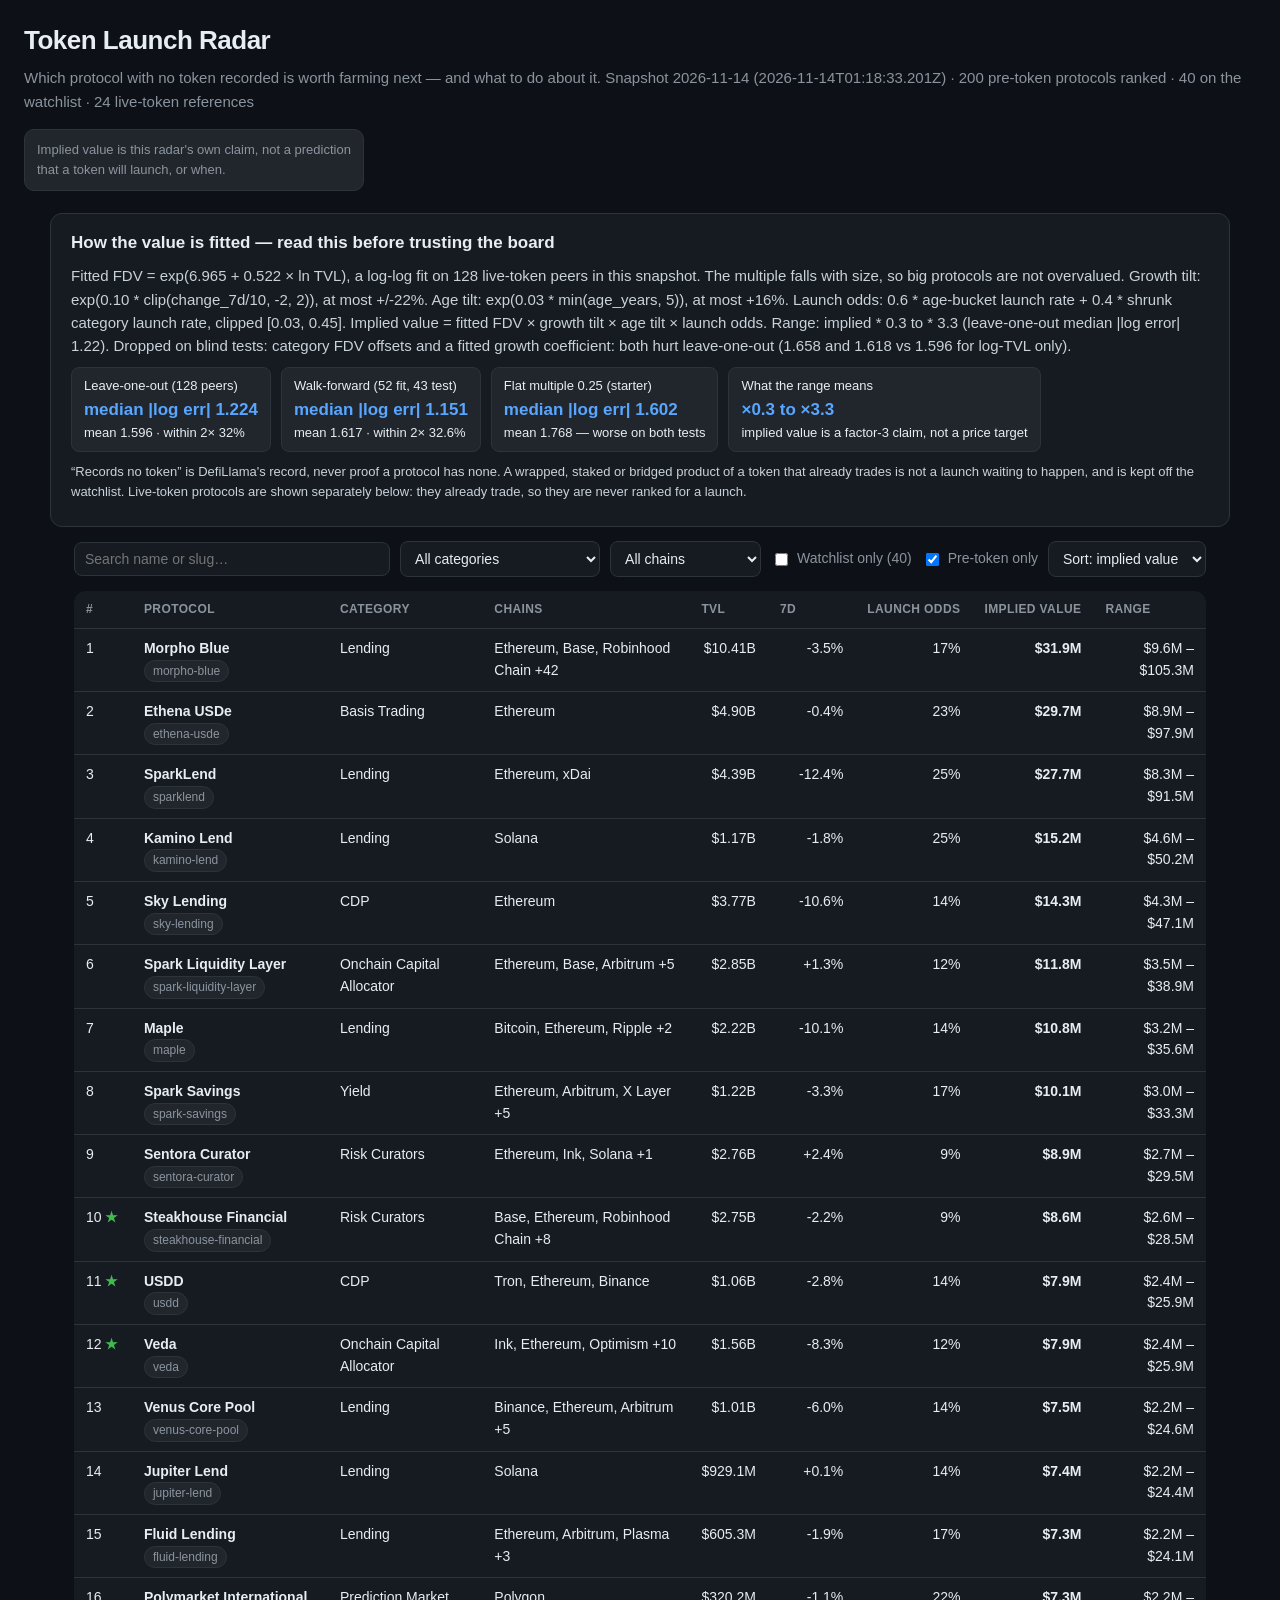
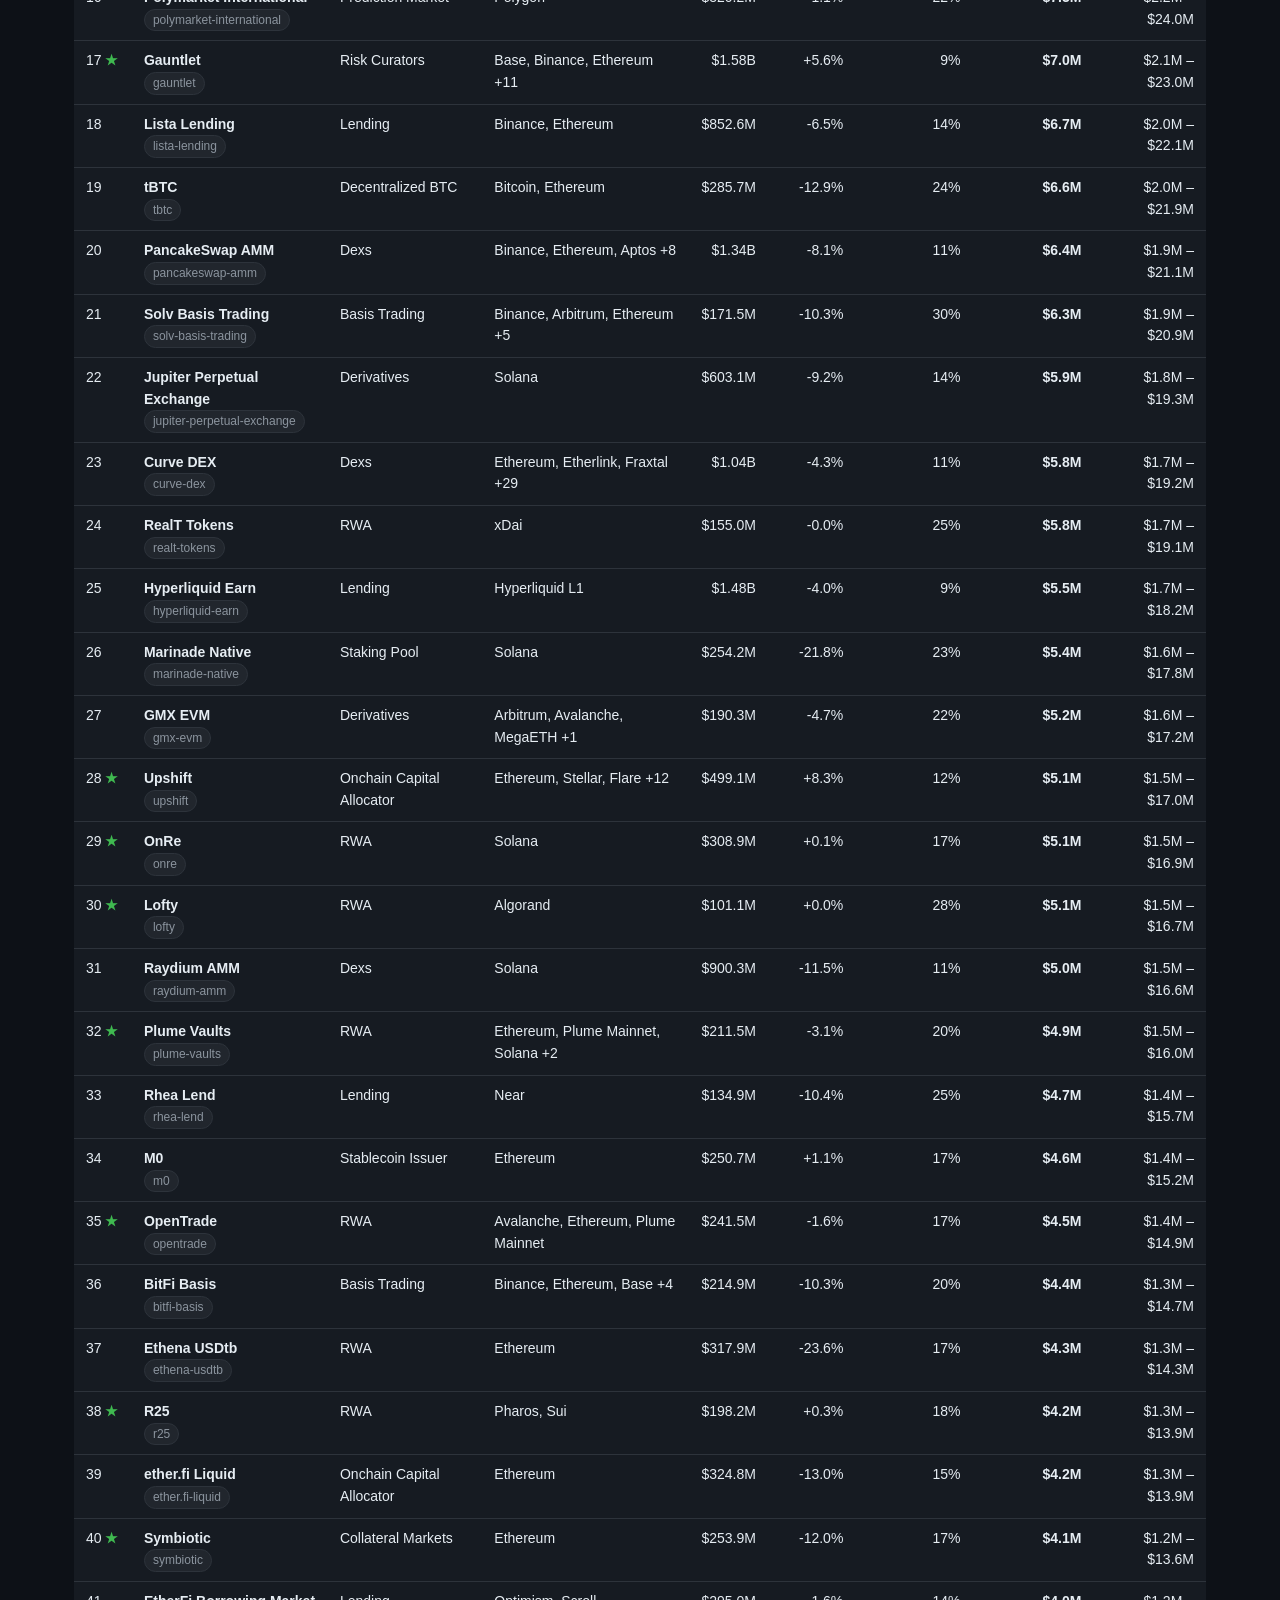
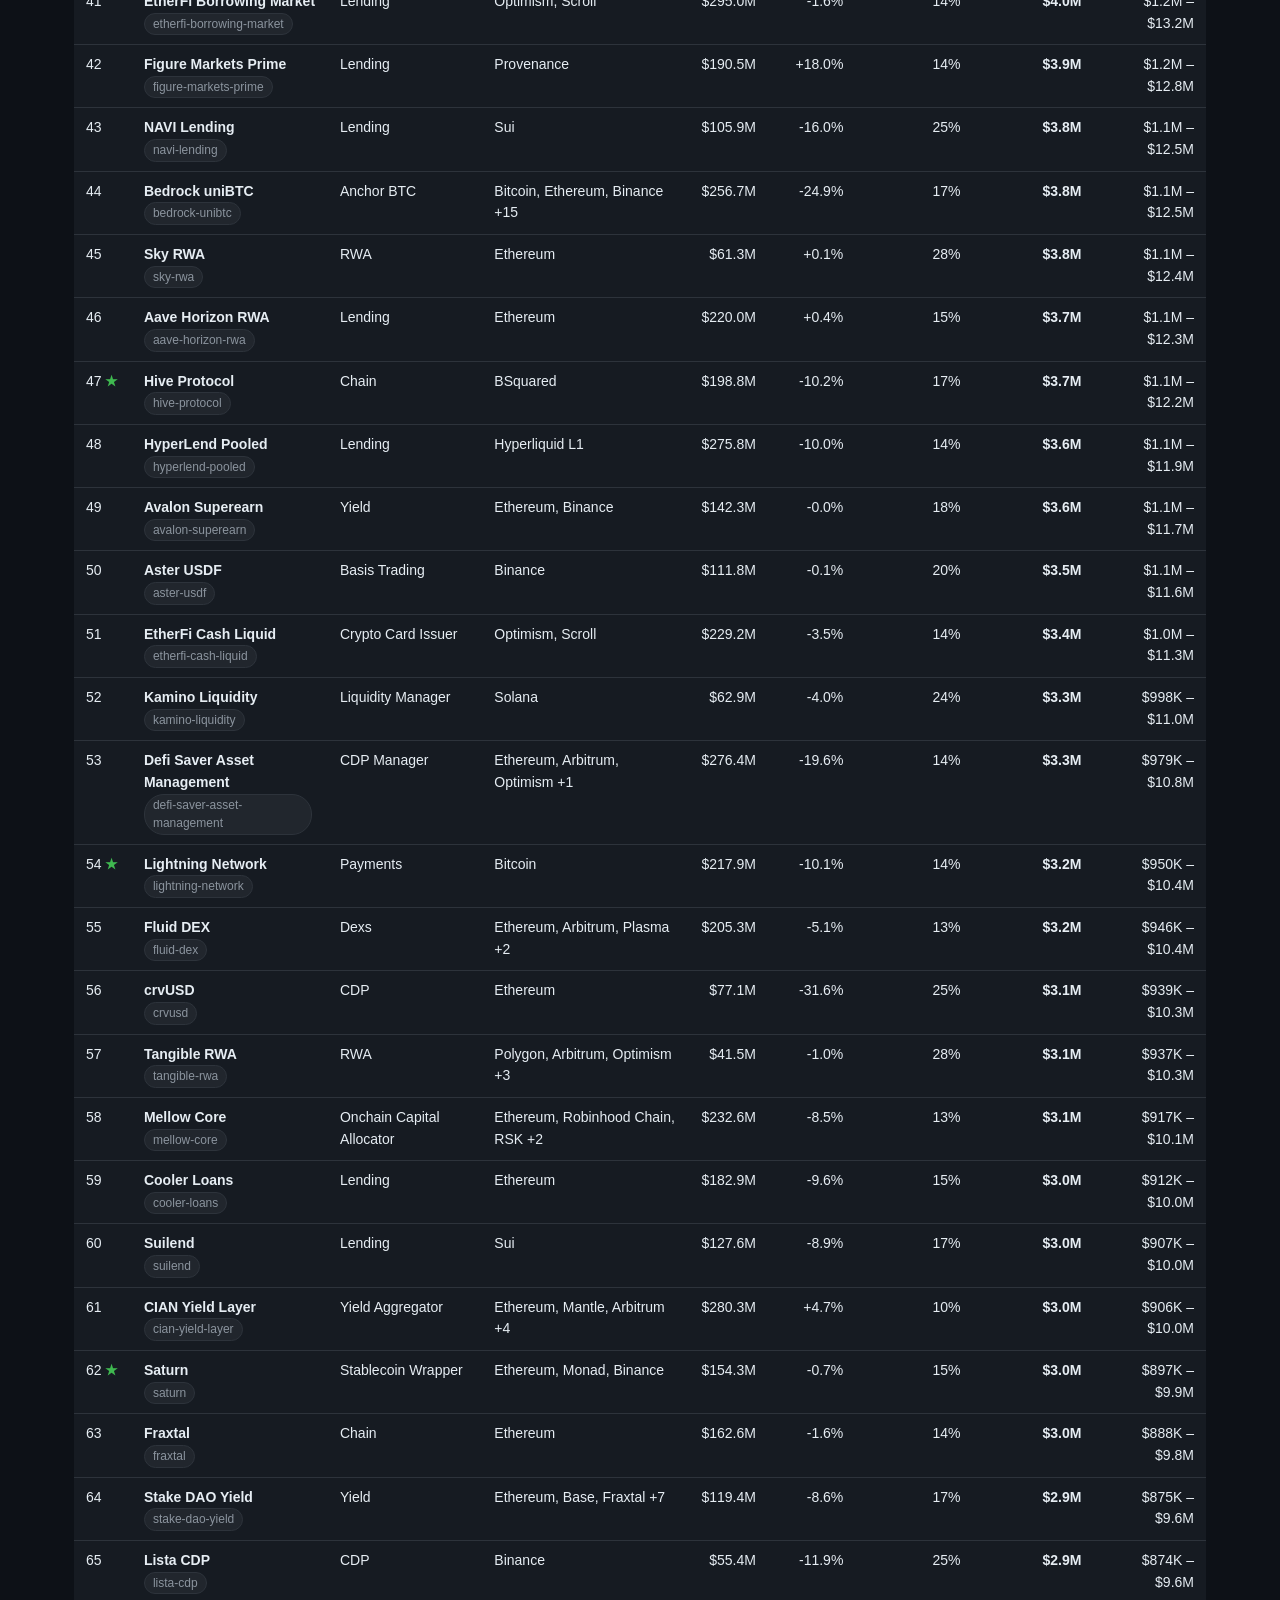
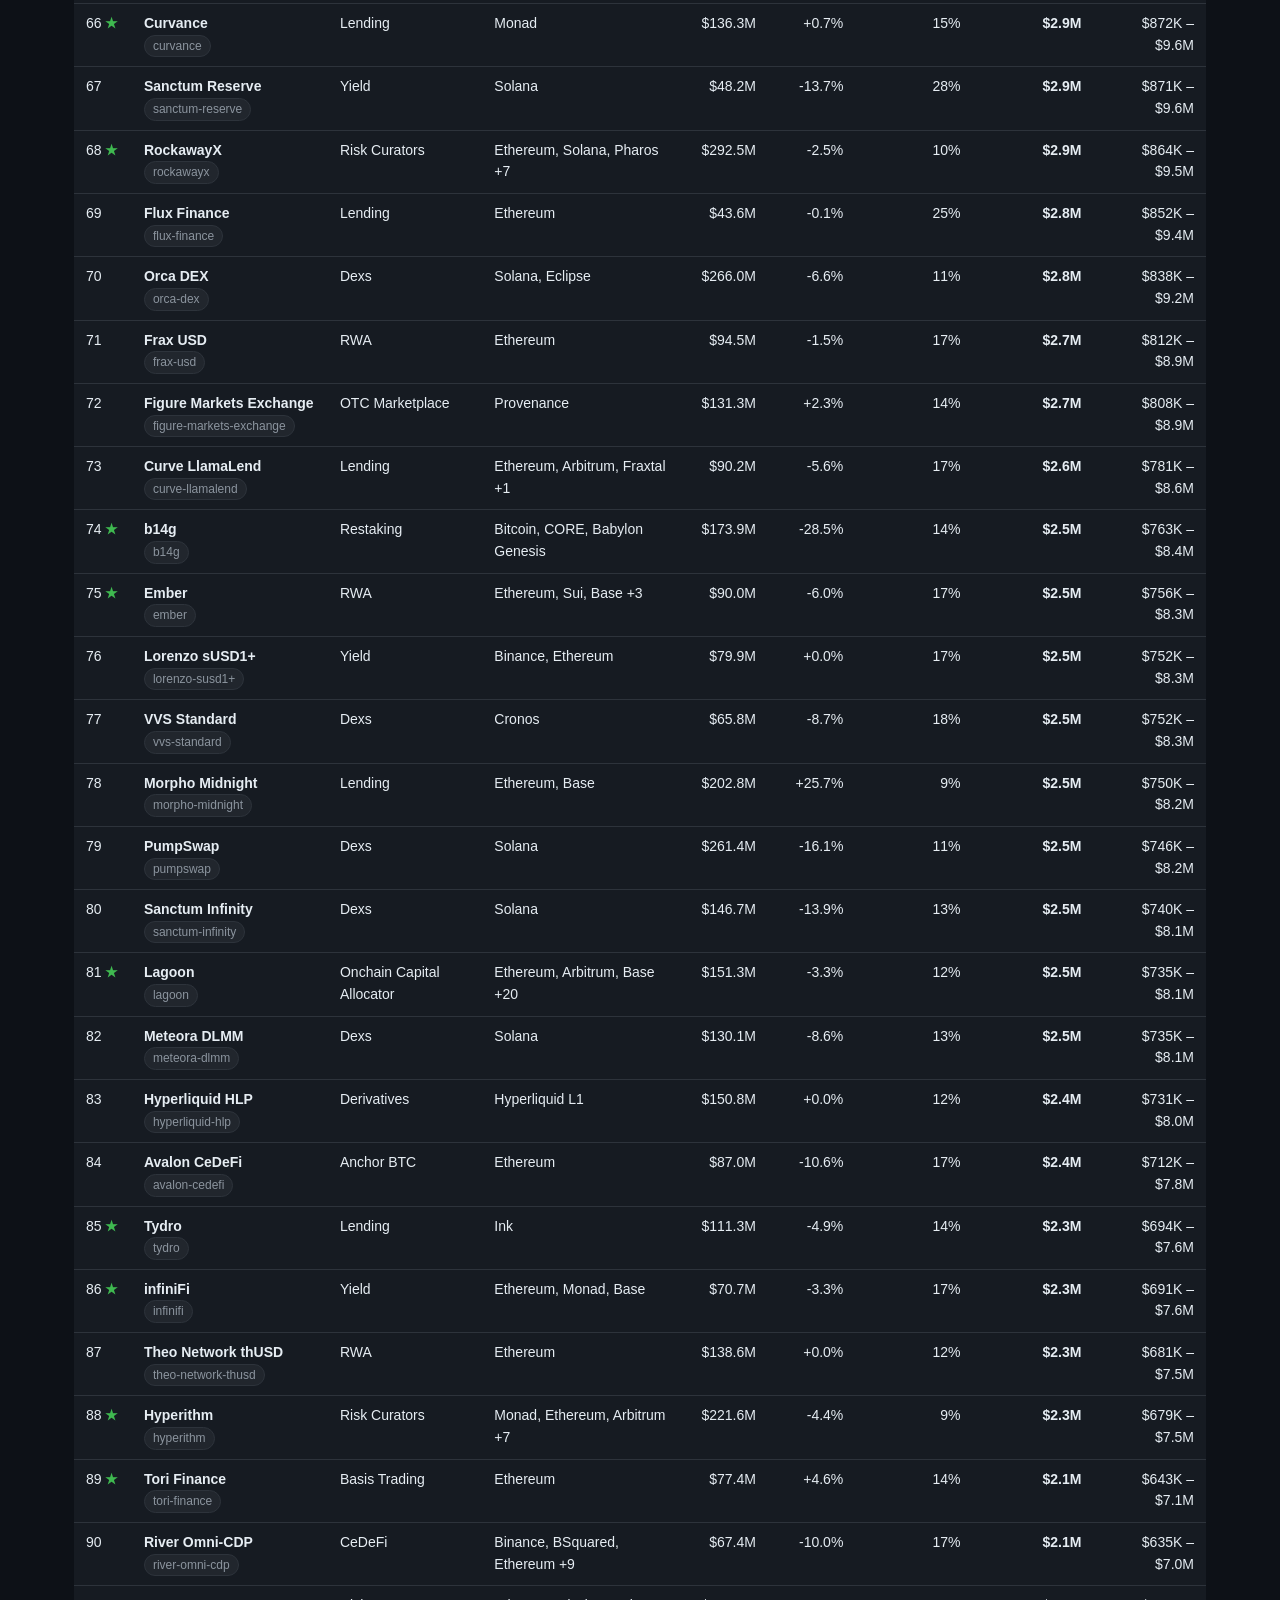
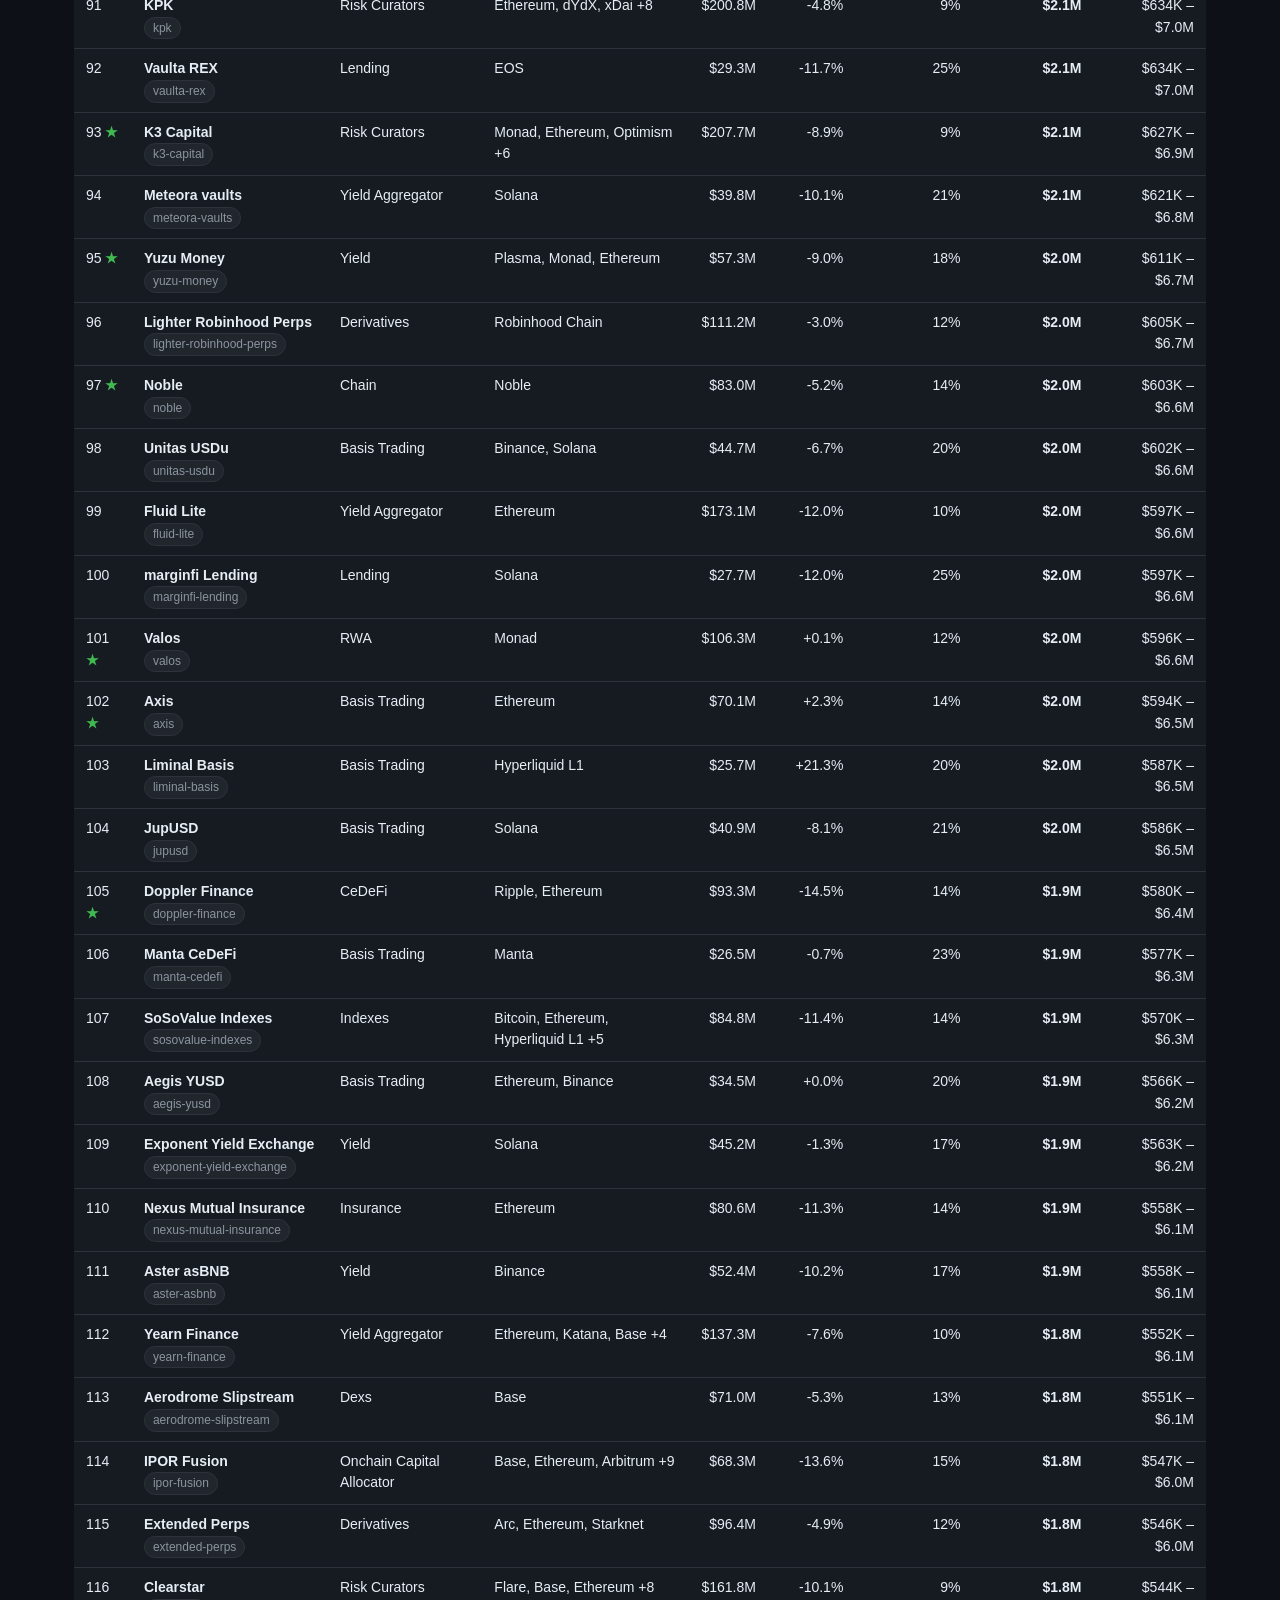
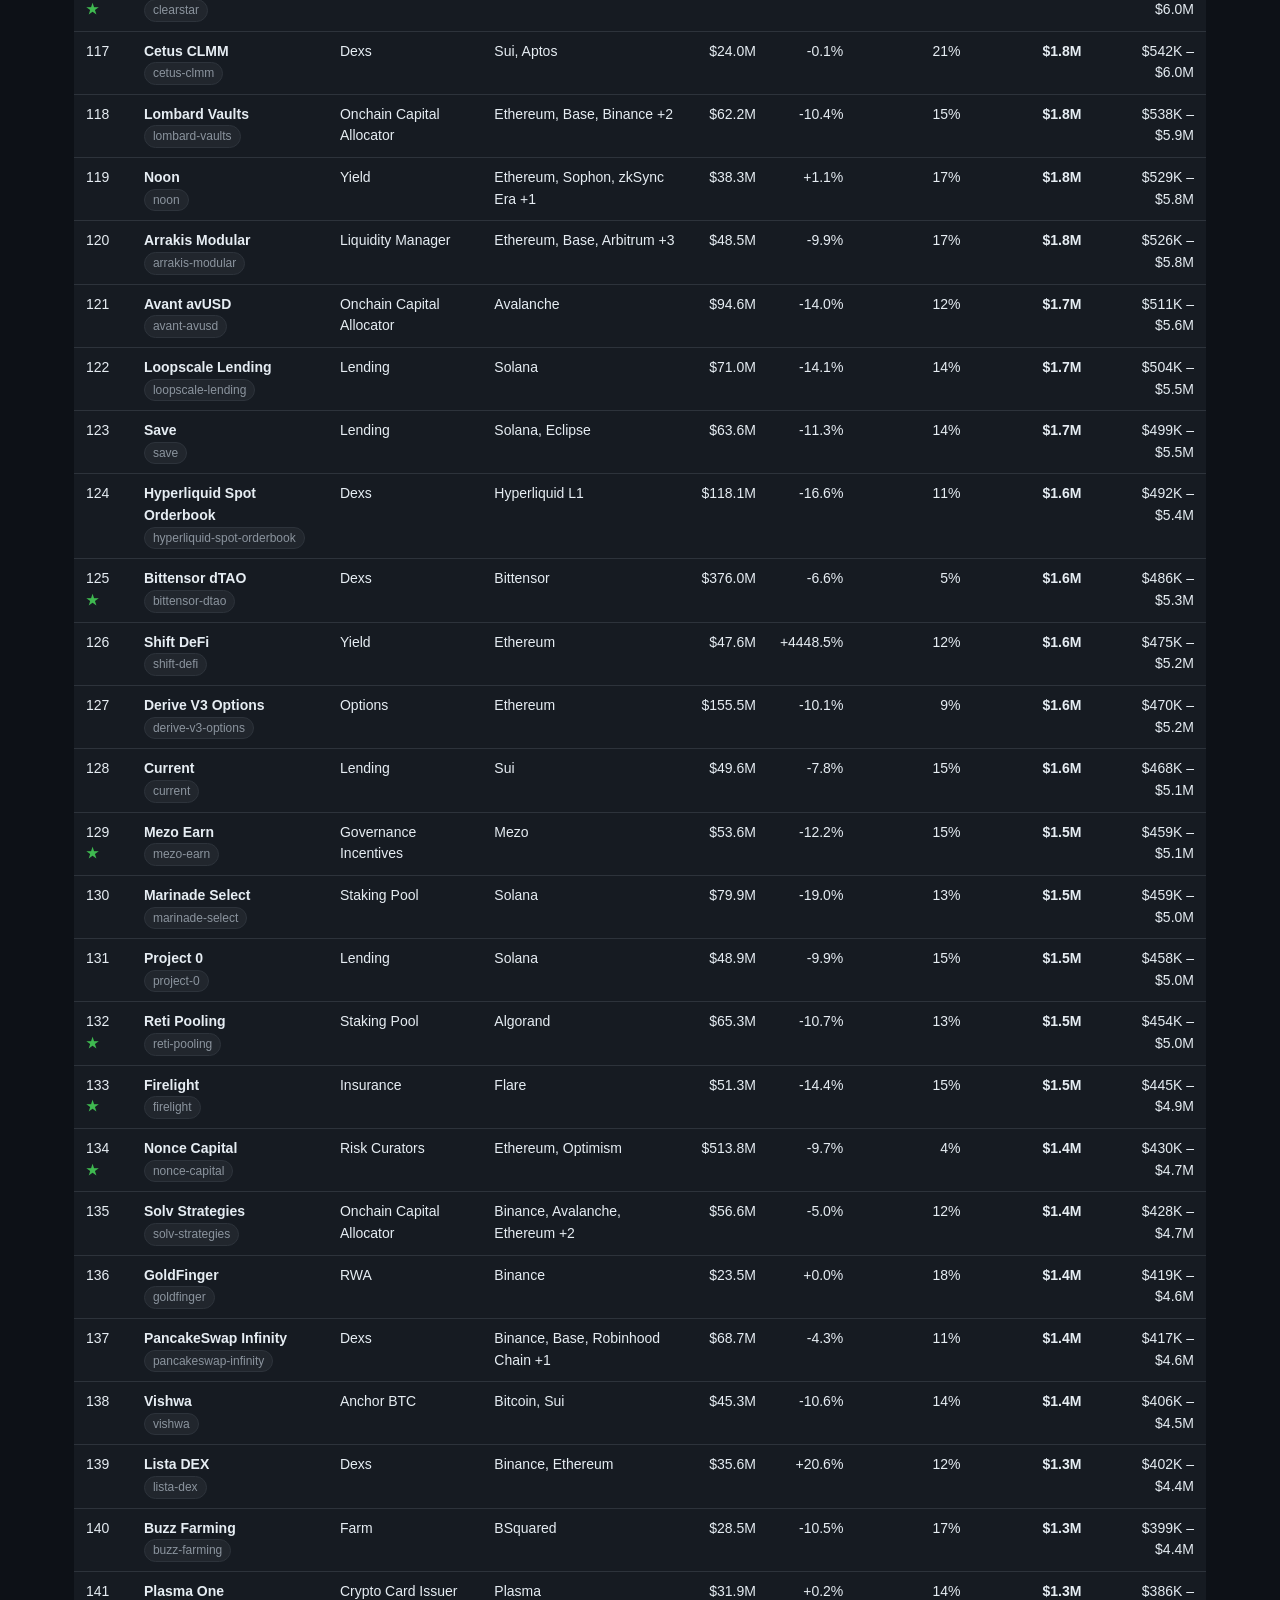
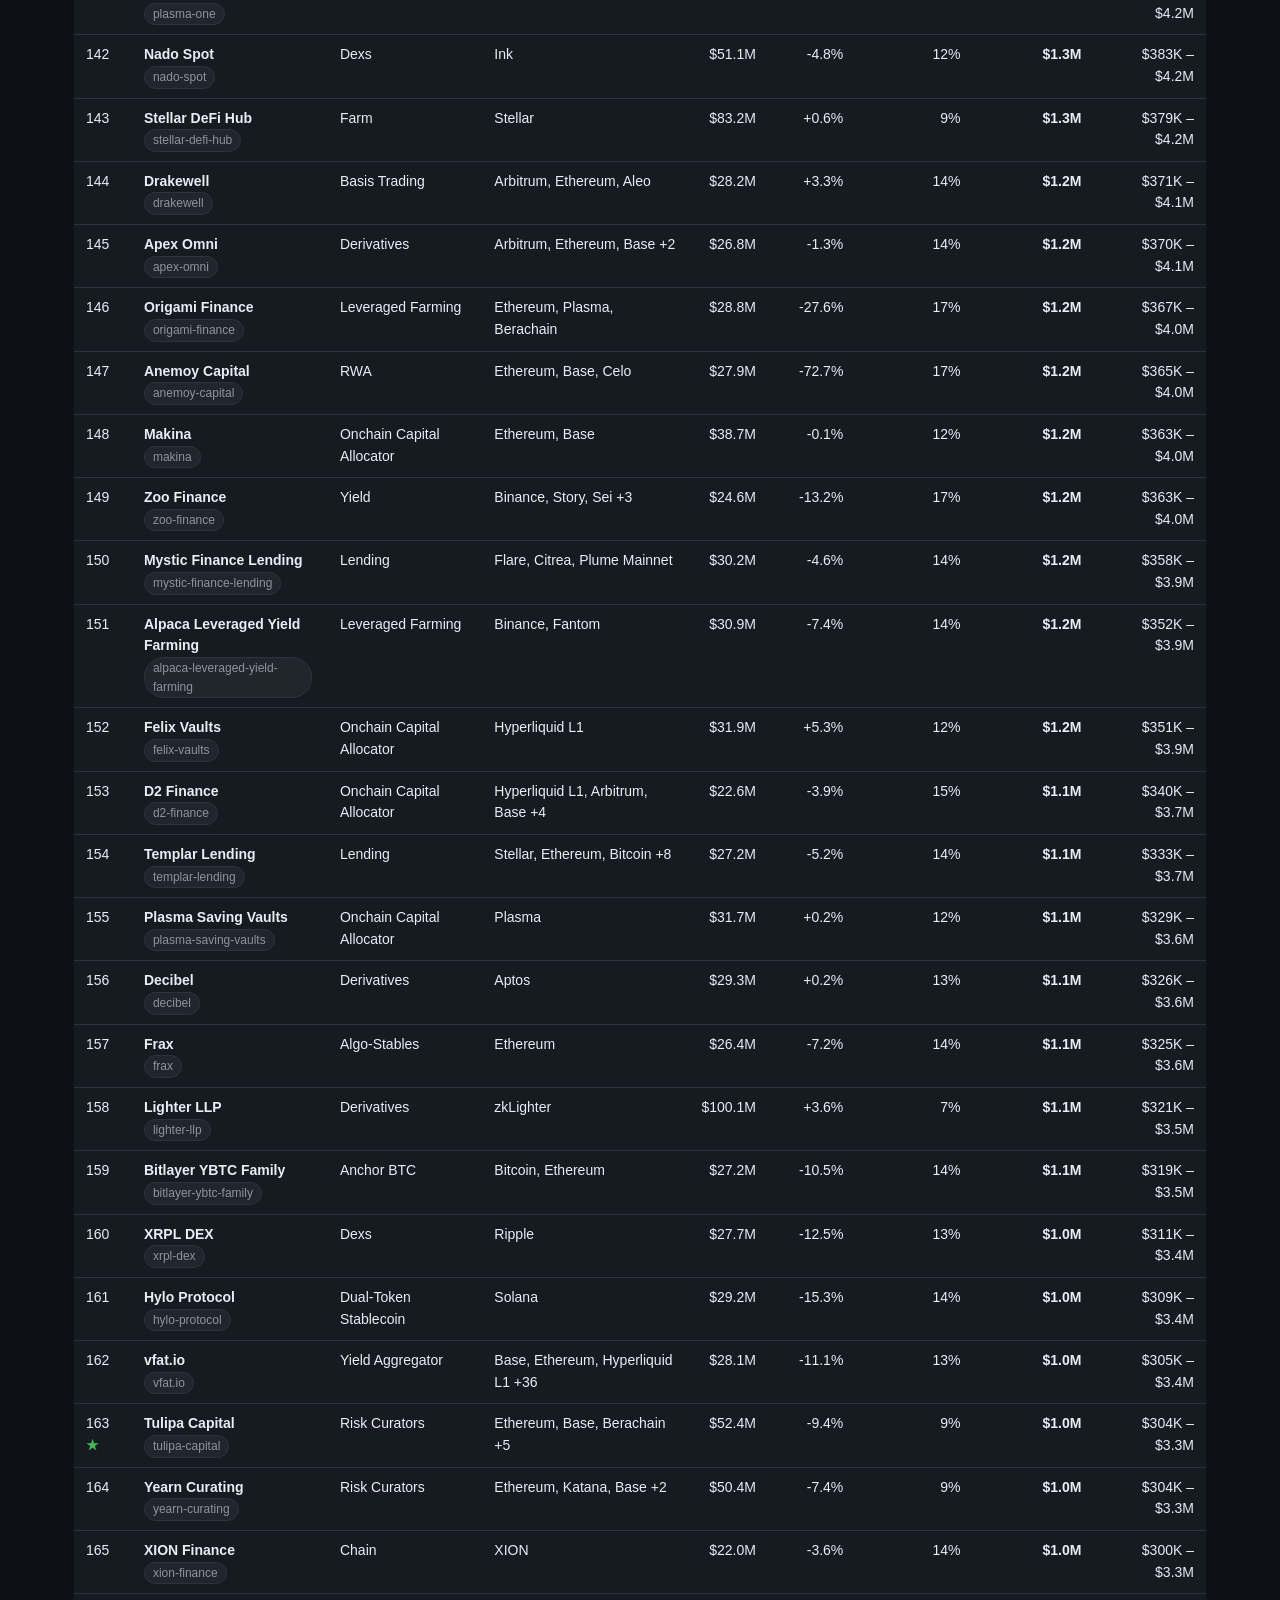
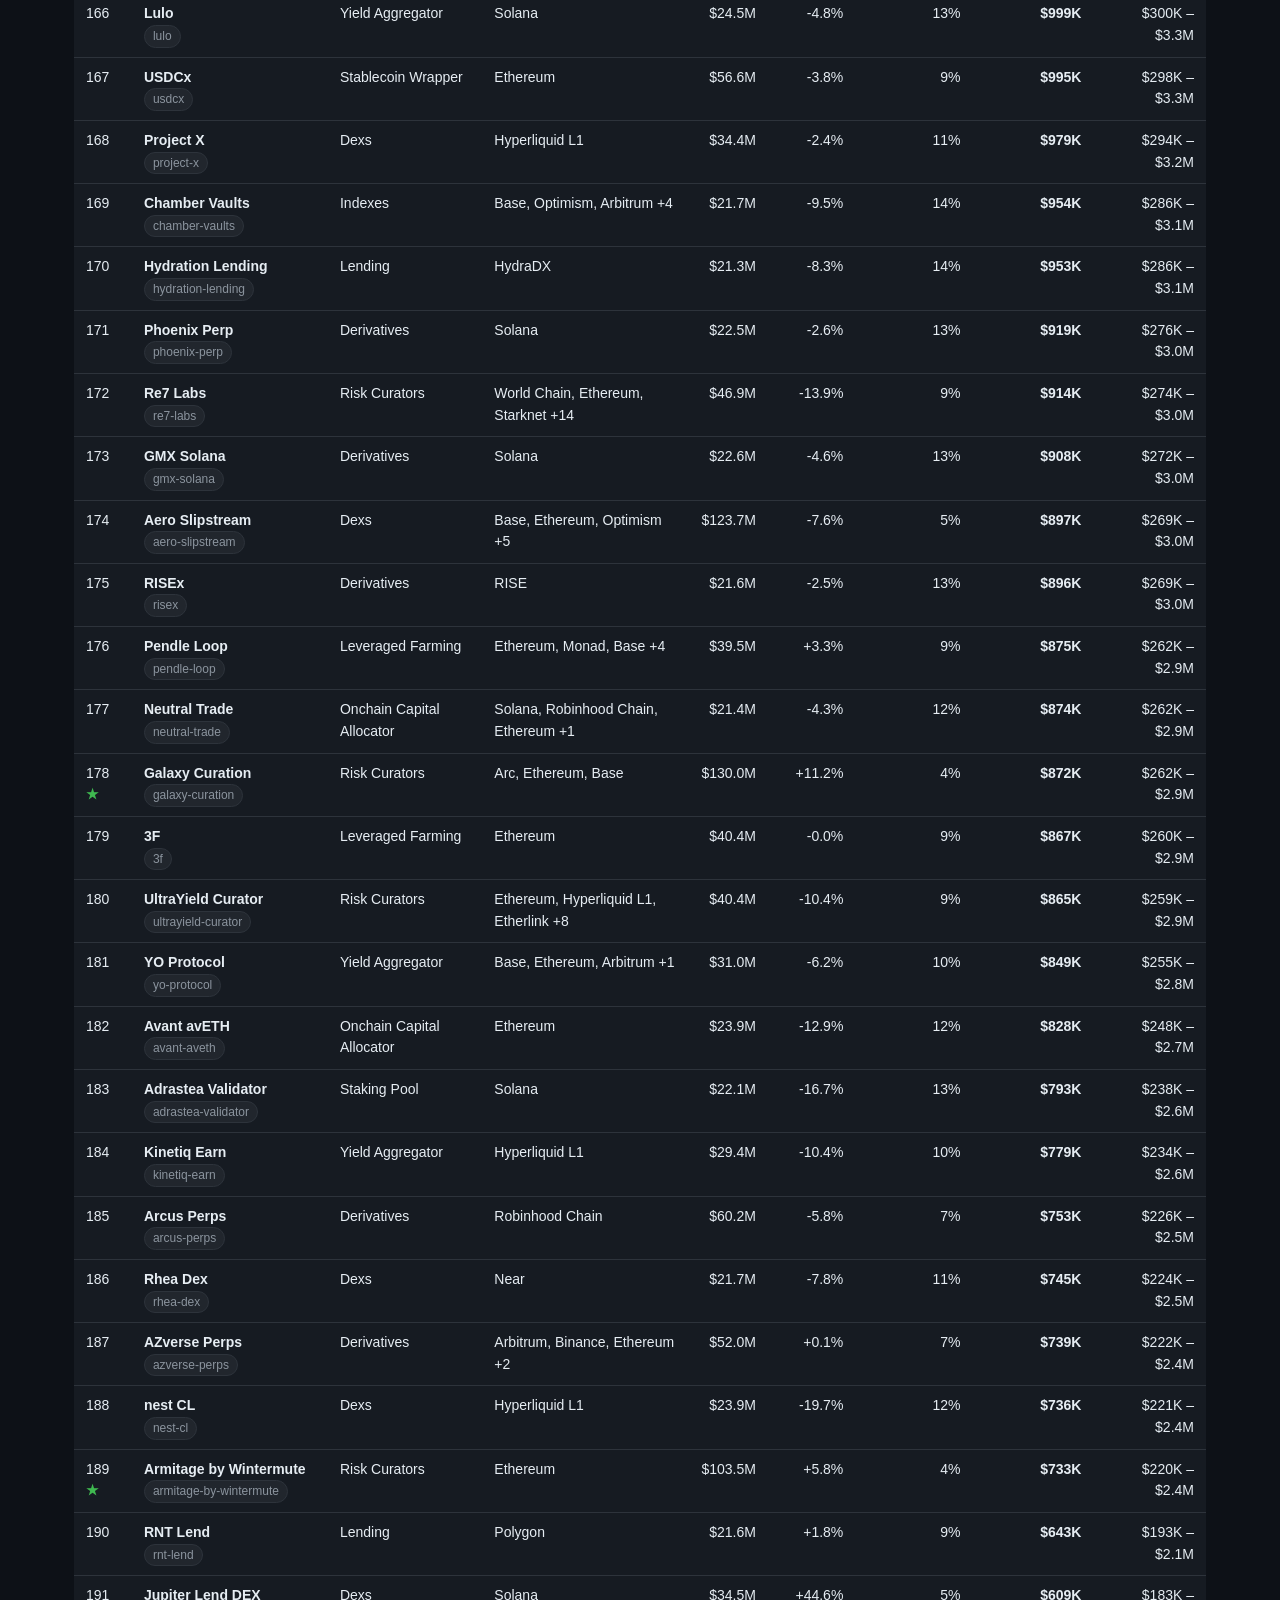
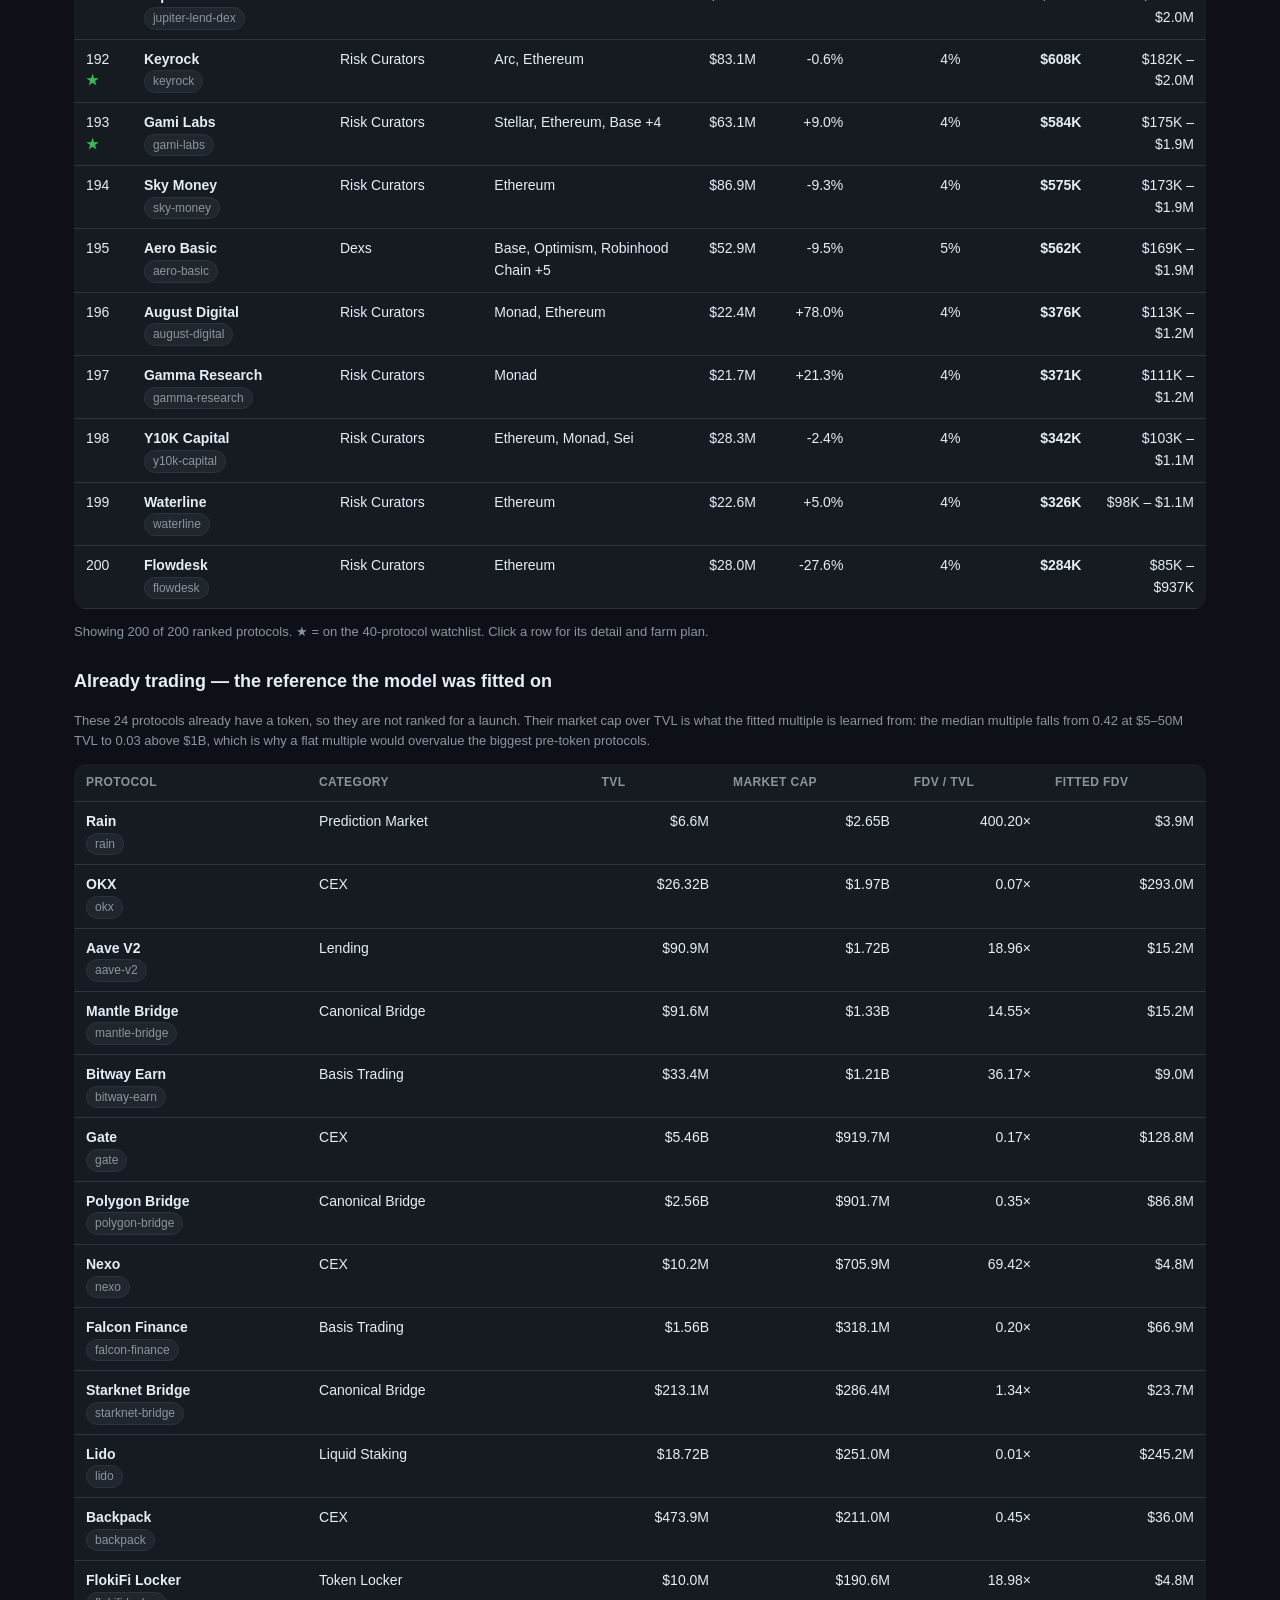
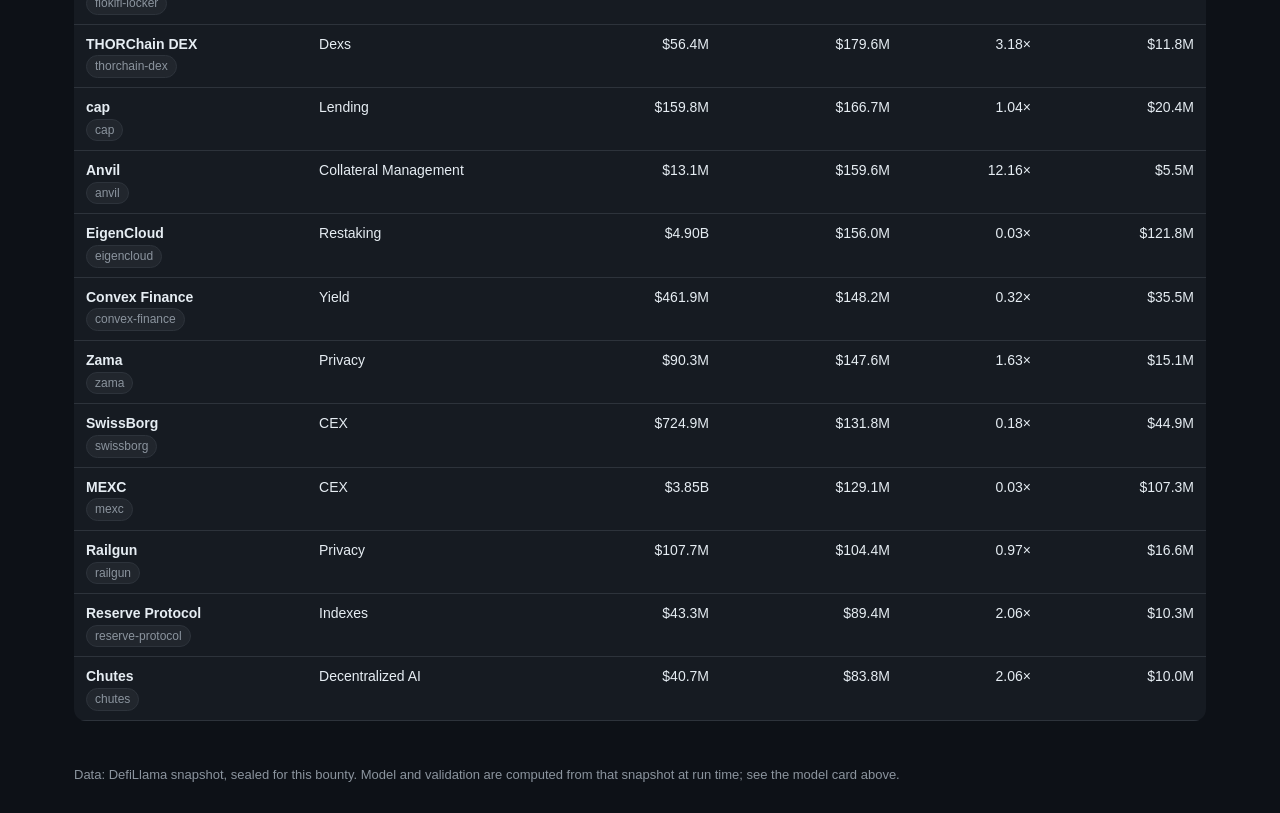
<file: render-single.html>
<!DOCTYPE html>
<html lang="en">
<head>
<meta charset="utf-8">
<meta name="viewport" content="width=device-width, initial-scale=1">
<title>Token Launch Radar — pre-token protocols, ranked by implied value</title>
<style>
:root{--bg:#0d1117;--panel:#161b22;--line:#2d333b;--ink:#e6edf3;--dim:#8b949e;--acc:#58a6ff;--good:#3fb950;--warn:#d29922;--bad:#f85149;--chip:#21262d}
*{box-sizing:border-box}
body{margin:0;background:var(--bg);color:var(--ink);font:15px/1.55 -apple-system,"Segoe UI",Roboto,Helvetica,Arial,sans-serif}
.top{display:flex;justify-content:space-between;gap:16px;padding:20px 24px 8px;flex-wrap:wrap}
h1{margin:0;font-size:26px;letter-spacing:-.5px}
.sub{color:var(--dim);margin:6px 0 0}
.badge{max-width:340px;background:var(--chip);border:1px solid var(--line);border-radius:10px;padding:10px 12px;color:var(--dim);font-size:13px}
.model,.controls,main,footer{max-width:1180px;margin:0 auto;padding:0 24px}
.model{background:var(--panel);border:1px solid var(--line);border-radius:12px;padding:16px 20px;margin:14px auto}
.model h2{margin:0 0 8px;font-size:17px}
.model p{margin:8px 0;color:#c9d1d9}
.note{color:var(--dim);font-size:13px}
.stats{display:flex;gap:10px;flex-wrap:wrap;margin:10px 0}
.stat{background:var(--chip);border:1px solid var(--line);border-radius:8px;padding:8px 12px;font-size:13px}
.stat b{display:block;font-size:17px;color:var(--acc)}
.controls{display:flex;gap:10px;flex-wrap:wrap;align-items:center;margin:14px auto}
.controls input[type=search],.controls select{background:var(--panel);color:var(--ink);border:1px solid var(--line);border-radius:8px;padding:8px 10px;font-size:14px}
.controls input[type=search]{flex:1;min-width:180px}
.chk{color:var(--dim);font-size:14px;display:flex;gap:6px;align-items:center}
table{width:100%;border-collapse:collapse;background:var(--panel);border-radius:12px;overflow:hidden}
th,td{padding:9px 12px;text-align:left;border-bottom:1px solid var(--line);font-size:14px;vertical-align:top}
th{color:var(--dim);font-size:12px;text-transform:uppercase;letter-spacing:.4px;cursor:pointer;white-space:nowrap}
tbody tr{cursor:pointer}
tbody tr:hover{background:#1c2330}
td.num,th.num{text-align:right;font-variant-numeric:tabular-nums}
.tag{display:inline-block;background:var(--chip);border:1px solid var(--line);border-radius:20px;padding:1px 8px;font-size:12px;color:var(--dim);margin-right:4px}
.wl{color:var(--good);font-weight:700}
.shown{color:var(--dim);font-size:13px}
.detail{background:var(--panel);border:1px solid var(--acc);border-radius:12px;padding:18px 20px;margin:18px 0}
.detail h2{margin:0 0 4px}
.detail h3{margin:16px 0 6px}
.meta{color:var(--dim)}
.dgrid{display:grid;grid-template-columns:repeat(auto-fit,minmax(150px,1fr));gap:10px;margin:12px 0}
.dgrid div{background:var(--chip);border:1px solid var(--line);border-radius:8px;padding:8px 12px}
.dgrid b{display:block;font-size:16px}
.dgrid span{color:var(--dim);font-size:12px}
.detail ol{margin:6px 0;padding-left:22px}
.detail li{margin:8px 0}
#closeDetail{float:right;background:var(--chip);color:var(--ink);border:1px solid var(--line);border-radius:8px;padding:6px 10px;cursor:pointer}
.live{margin:26px 0}
.live h2{font-size:18px}
footer{color:var(--dim);font-size:13px;padding:18px 24px 28px}
@media(max-width:760px){.top{padding:14px}th:nth-child(4),td:nth-child(4),th:nth-child(6),td:nth-child(6){display:none}}

</style>
</head>
<body>
<header class="top">
  <div>
    <h1>Token Launch Radar</h1>
    <p class="sub">Which protocol with no token recorded is worth farming next — and what to do about it. Snapshot <span id="asOf">—</span> · <span id="counts">—</span></p>
  </div>
  <div class="badge">Implied value is this radar's own claim, not a prediction that a token will launch, or when.</div>
</header>

<section class="model" id="modelCard">
  <h2>How the value is fitted — read this before trusting the board</h2>
  <p id="modelText">Loading model…</p>
  <div class="stats" id="valStats"></div>
  <p class="note">“Records no token” is DefiLlama's record, never proof a protocol has none. A wrapped, staked or bridged product of a token that already trades is not a launch waiting to happen, and is kept off the watchlist. Live-token protocols are shown separately below: they already trade, so they are never ranked for a launch.</p>
</section>

<section class="controls">
  <input id="q" type="search" placeholder="Search name or slug…" aria-label="Search">
  <select id="cat" aria-label="Category"><option value="">All categories</option></select>
  <select id="chain" aria-label="Chain"><option value="">All chains</option></select>
  <label class="chk"><input type="checkbox" id="watchOnly"> Watchlist only (40)</label>
  <label class="chk"><input type="checkbox" id="preOnly" checked> Pre-token only</label>
  <select id="sort" aria-label="Sort by">
    <option value="rank">Sort: implied value</option>
    <option value="tvl">Sort: TVL</option>
    <option value="growth">Sort: 7-day growth</option>
    <option value="odds">Sort: launch odds</option>
    <option value="age">Sort: age</option>
  </select>
</section>

<main>
  <table id="board">
    <thead><tr>
      <th data-k="rank">#</th><th data-k="name">Protocol</th><th data-k="category">Category</th>
      <th data-k="chains">Chains</th><th data-k="tvl">TVL</th><th data-k="growth">7d</th>
      <th data-k="odds">Launch odds</th><th data-k="value">Implied value</th><th>Range</th>
    </tr></thead>
    <tbody id="rows"></tbody>
  </table>
  <p id="shown" class="shown"></p>

  <section id="detail" class="detail" hidden>
    <button id="closeDetail" type="button">Close ×</button>
    <h2 id="dName">—</h2>
    <p id="dMeta" class="meta"></p>
    <div class="dgrid" id="dGrid"></div>
    <h3>How to farm it — costed steps</h3>
    <ol id="dSteps"></ol>
    <p class="note" id="dWarn"></p>
  </section>

  <section class="live">
    <h2>Already trading — the reference the model was fitted on</h2>
    <p class="note">These 24 protocols already have a token, so they are not ranked for a launch. Their market cap over TVL is what the fitted multiple is learned from: the median multiple falls from 0.42 at $5–50M TVL to 0.03 above $1B, which is why a flat multiple would overvalue the biggest pre-token protocols.</p>
    <table id="liveTable">
      <thead><tr><th>Protocol</th><th>Category</th><th>TVL</th><th>Market cap</th><th>FDV / TVL</th><th>Fitted FDV</th></tr></thead>
      <tbody id="liveRows"></tbody>
    </table>
  </section>
</main>
<footer>Data: DefiLlama snapshot, sealed for this bounty. Model and validation are computed from that snapshot at run time; see the model card above.</footer>
<script>
window.RADAR={"as_of":"2026-11-14","source":"DefiLlama https://api.llama.fi/protocols, fetched 2026-11-14T01:18:33.201Z","floor_usd":50000000,"model":{"name":"log-log FDV fit on live-token peers, launch odds from the peers' record","fit":{"intercept":6.965,"log_tvl_slope":0.522,"peers":128},"growth_tilt":"exp(0.10 * clip(change_7d/10, -2, 2)), at most +/-22%","age_tilt":"exp(0.03 * min(age_years, 5)), at most +16%","odds":"0.6 * age-bucket launch rate + 0.4 * shrunk category launch rate, clipped [0.03, 0.45]","range":"implied * 0.3 to * 3.3 (leave-one-out median |log error| 1.22)","dropped":"category FDV offsets and a fitted growth coefficient: both hurt leave-one-out (1.658 and 1.618 vs 1.596 for log-TVL only)"},"validation":{"loo":{"n":128,"mean":1.596,"med":1.224,"within2x":32},"walk_forward":{"train":52,"test":43,"cutoff":"2024-06-01","mean":1.617,"med":1.151,"within2x":32.6},"flat_multiple_025":{"mean":1.768,"med":1.602,"within2x":30.5},"note":"Leave-one-out and walk-forward are recomputed at run time from the snapshot; the flat-0.25 baseline is the starter model."},"watchlist_size":40,"board_size":200,"early_size":160,"live_size":24,"rows":[{"value":31904508,"fdv":189646433,"odds":0.168,"low":9571352,"high":105284876,"rank":1,"slug":"morpho-blue","name":"Morpho Blue","category":"Lending","chains":["Ethereum","Base","Robinhood Chain","Arc","Arbitrum","Monad","Hyperliquid L1","Pharos","Tempo","Stable","Flare","World Chain","Katana","Citrea","Etherlink","Optimism","Morph","Polygon","Plume Mainnet","MegaETH","Unichain","Sei","Celo","XDC","TAC","Klaytn","Abstract","Soneium","Avalanche","Sonic","RISE","Binance","0G","Ink","Lisk","xDai","Linea","Fraxtal","Scroll","Mode","Corn","Hemi","Zircuit","Bitlayer","Botanix"],"tvl_usd":10409282569,"change_7d":-3.5463,"listed_at":"2024-01-14","token_status":"pre-token","age_days":1035,"watchlist":false,"farm_steps":["Set up a fresh wallet for Morpho Blue only, fund it with at least $1000 on Ethereum, and keep a separate $20 for fees: about $4-12 of gas per transaction on Ethereum, so budget about $30-60 of fees for the first month.","Bridge or buy the base asset on Ethereum first, allow 15-30 minutes for the transfer to confirm, and check the balance on the chain explorer before touching Morpho Blue.","Deposit collateral into Morpho Blue on Ethereum: supply at least $500 of a major asset such as ETH or USDC, then borrow up to 50% of its value against it, keeping the health factor above 1.5 at all times.","Repay or top up the position every two weeks so a price dip cannot liquidate it, and withdraw the collateral only after the borrow is fully repaid.","Repeat the core action weekly for 8-12 weeks, spending about 30 minutes a week, and log every transaction hash and date in a spreadsheet: at the model's implied value of $31.9M this works out to roughly $31.9 of implied value per hour of farming.","Watch Morpho Blue's announcements once a week for a points program or snapshot date, and stop adding new money the moment a snapshot is announced: money added after it counts for nothing.","Exit plan: if a token launches, claim within the first 7 days, sell half at once and hold the rest for 30 days; if nothing launches in 6 months, withdraw the position and move on, keeping the total loss under the fees you already paid."]},{"value":29673773,"fdv":131748111,"odds":0.225,"low":8902132,"high":97923451,"rank":2,"slug":"ethena-usde","name":"Ethena USDe","category":"Basis Trading","chains":["Ethereum"],"tvl_usd":4902114949,"change_7d":-0.3822,"listed_at":"2024-02-15","token_status":"pre-token","age_days":1003,"watchlist":false,"farm_steps":["Set up a fresh wallet for Ethena USDe only, fund it with at least $1000 on Ethereum, and keep a separate $20 for fees: about $4-12 of gas per transaction on Ethereum, so budget about $30-60 of fees for the first month.","Bridge or buy the base asset on Ethereum first, allow 15-30 minutes for the transfer to confirm, and check the balance on the chain explorer before touching Ethena USDe.","Open a small leveraged position of $100-300 on Ethena USDe on Ethereum with no more than 3x leverage, close it within a week, and repeat once a week so the account shows steady trading volume.","Keep the total margin used under $1,000 at any time, set a stop-loss on every trade, and never leave a position open through a weekend funding round unmonitored.","Repeat the core action weekly for 8-12 weeks, spending about 30 minutes a week, and log every transaction hash and date in a spreadsheet: at the model's implied value of $29.7M this works out to roughly $29.7 of implied value per hour of farming.","Watch Ethena USDe's announcements once a week for a points program or snapshot date, and stop adding new money the moment a snapshot is announced: money added after it counts for nothing.","Exit plan: if a token launches, claim within the first 7 days, sell half at once and hold the rest for 30 days; if nothing launches in 6 months, withdraw the position and move on, keeping the total loss under the fees you already paid."]},{"value":27737672,"fdv":112923911,"odds":0.246,"low":8321302,"high":91534318,"rank":3,"slug":"sparklend","name":"SparkLend","category":"Lending","chains":["Ethereum","xDai"],"tvl_usd":4393042471,"change_7d":-12.4391,"listed_at":"2023-05-03","token_status":"pre-token","age_days":1291,"watchlist":false,"farm_steps":["Set up a fresh wallet for SparkLend only, fund it with at least $1000 on Ethereum, and keep a separate $20 for fees: about $4-12 of gas per transaction on Ethereum, so budget about $30-60 of fees for the first month.","Bridge or buy the base asset on Ethereum first, allow 15-30 minutes for the transfer to confirm, and check the balance on the chain explorer before touching SparkLend.","Deposit collateral into SparkLend on Ethereum: supply at least $500 of a major asset such as ETH or USDC, then borrow up to 50% of its value against it, keeping the health factor above 1.5 at all times.","Repay or top up the position every two weeks so a price dip cannot liquidate it, and withdraw the collateral only after the borrow is fully repaid.","Repeat the core action weekly for 8-12 weeks, spending about 30 minutes a week, and log every transaction hash and date in a spreadsheet: at the model's implied value of $27.7M this works out to roughly $27.7 of implied value per hour of farming.","Watch SparkLend's announcements once a week for a points program or snapshot date, and stop adding new money the moment a snapshot is announced: money added after it counts for nothing.","Exit plan: if a token launches, claim within the first 7 days, sell half at once and hold the rest for 30 days; if nothing launches in 6 months, withdraw the position and move on, keeping the total loss under the fees you already paid."]},{"value":15200764,"fdv":61884418,"odds":0.246,"low":4560229,"high":50162521,"rank":4,"slug":"kamino-lend","name":"Kamino Lend","category":"Lending","chains":["Solana"],"tvl_usd":1166637635,"change_7d":-1.7679,"listed_at":"2023-11-10","token_status":"pre-token","age_days":1100,"watchlist":false,"farm_steps":["Set up a fresh wallet for Kamino Lend only, fund it with at least $1000 on Solana, and keep a separate $20 for fees: about $0.01 of gas per transaction on Solana, so budget about $30-60 of fees for the first month.","Bridge or buy the base asset on Solana first, allow 15-30 minutes for the transfer to confirm, and check the balance on the chain explorer before touching Kamino Lend.","Deposit collateral into Kamino Lend on Solana: supply at least $500 of a major asset such as ETH or USDC, then borrow up to 50% of its value against it, keeping the health factor above 1.5 at all times.","Repay or top up the position every two weeks so a price dip cannot liquidate it, and withdraw the collateral only after the borrow is fully repaid.","Repeat the core action weekly for 8-12 weeks, spending about 30 minutes a week, and log every transaction hash and date in a spreadsheet: at the model's implied value of $15.2M this works out to roughly $15.2 of implied value per hour of farming.","Watch Kamino Lend's announcements once a week for a points program or snapshot date, and stop adding new money the moment a snapshot is announced: money added after it counts for nothing.","Exit plan: if a token launches, claim within the first 7 days, sell half at once and hold the rest for 30 days; if nothing launches in 6 months, withdraw the position and move on, keeping the total loss under the fees you already paid."]},{"value":14277960,"fdv":101412255,"odds":0.141,"low":4283388,"high":47117268,"rank":5,"slug":"sky-lending","name":"Sky Lending","category":"CDP","chains":["Ethereum"],"tvl_usd":3766577312,"change_7d":-10.5521,"listed_at":null,"token_status":"pre-token","age_days":null,"watchlist":false,"farm_steps":["Set up a fresh wallet for Sky Lending only, fund it with at least $1000 on Ethereum, and keep a separate $20 for fees: about $4-12 of gas per transaction on Ethereum, so budget about $30-60 of fees for the first month.","Bridge or buy the base asset on Ethereum first, allow 15-30 minutes for the transfer to confirm, and check the balance on the chain explorer before touching Sky Lending.","Deposit collateral into Sky Lending on Ethereum: supply at least $500 of a major asset such as ETH or USDC, then borrow up to 50% of its value against it, keeping the health factor above 1.5 at all times.","Repay or top up the position every two weeks so a price dip cannot liquidate it, and withdraw the collateral only after the borrow is fully repaid.","Repeat the core action weekly for 8-12 weeks, spending about 30 minutes a week, and log every transaction hash and date in a spreadsheet: at the model's implied value of $14.3M this works out to roughly $14.3 of implied value per hour of farming.","Watch Sky Lending's announcements once a week for a points program or snapshot date, and stop adding new money the moment a snapshot is announced: money added after it counts for nothing.","Exit plan: if a token launches, claim within the first 7 days, sell half at once and hold the rest for 30 days; if nothing launches in 6 months, withdraw the position and move on, keeping the total loss under the fees you already paid."]},{"value":11797162,"fdv":97595599,"odds":0.121,"low":3539149,"high":38930635,"rank":6,"slug":"spark-liquidity-layer","name":"Spark Liquidity Layer","category":"Onchain Capital Allocator","chains":["Ethereum","Base","Arbitrum","Optimism","Unichain","Robinhood Chain","Avalanche","X Layer"],"tvl_usd":2849629289,"change_7d":1.3358,"listed_at":"2025-04-03","token_status":"pre-token","age_days":590,"watchlist":false,"farm_steps":["Set up a fresh wallet for Spark Liquidity Layer only, fund it with at least $1000 on Ethereum, and keep a separate $20 for fees: about $4-12 of gas per transaction on Ethereum, so budget about $30-60 of fees for the first month.","Bridge or buy the base asset on Ethereum first, allow 15-30 minutes for the transfer to confirm, and check the balance on the chain explorer before touching Spark Liquidity Layer.","Deposit at least $1,000 into a Spark Liquidity Layer vault on Ethereum and leave it earning yield for at least 60 days, compounding the rewards back into the same vault once a month.","Open a second, smaller vault position of about $200 in a different strategy on Spark Liquidity Layer so the account shows two distinct products used, and rebalance it quarterly.","Repeat the core action weekly for 8-12 weeks, spending about 30 minutes a week, and log every transaction hash and date in a spreadsheet: at the model's implied value of $11.8M this works out to roughly $11.8 of implied value per hour of farming.","Watch Spark Liquidity Layer's announcements once a week for a points program or snapshot date, and stop adding new money the moment a snapshot is announced: money added after it counts for nothing.","Exit plan: if a token launches, claim within the first 7 days, sell half at once and hold the rest for 30 days; if nothing launches in 6 months, withdraw the position and move on, keeping the total loss under the fees you already paid."]},{"value":10772837,"fdv":77262567,"odds":0.139,"low":3231851,"high":35550362,"rank":7,"slug":"maple","name":"Maple","category":"Lending","chains":["Bitcoin","Ethereum","Ripple","Hyperliquid L1","Solana"],"tvl_usd":2219971489,"change_7d":-10.1398,"listed_at":null,"token_status":"pre-token","age_days":null,"watchlist":false,"farm_steps":["Set up a fresh wallet for Maple only, fund it with at least $1000 on Bitcoin, and keep a separate $20 for fees: about $0.50 of gas per transaction on Bitcoin, so budget about $30-60 of fees for the first month.","Bridge or buy the base asset on Bitcoin first, allow 15-30 minutes for the transfer to confirm, and check the balance on the chain explorer before touching Maple.","Deposit collateral into Maple on Bitcoin: supply at least $500 of a major asset such as ETH or USDC, then borrow up to 50% of its value against it, keeping the health factor above 1.5 at all times.","Repay or top up the position every two weeks so a price dip cannot liquidate it, and withdraw the collateral only after the borrow is fully repaid.","Repeat the core action weekly for 8-12 weeks, spending about 30 minutes a week, and log every transaction hash and date in a spreadsheet: at the model's implied value of $10.8M this works out to roughly $10.8 of implied value per hour of farming.","Watch Maple's announcements once a week for a points program or snapshot date, and stop adding new money the moment a snapshot is announced: money added after it counts for nothing.","Exit plan: if a token launches, claim within the first 7 days, sell half at once and hold the rest for 30 days; if nothing launches in 6 months, withdraw the position and move on, keeping the total loss under the fees you already paid."]},{"value":10091984,"fdv":59014527,"odds":0.171,"low":3027595,"high":33303547,"rank":8,"slug":"spark-savings","name":"Spark Savings","category":"Yield","chains":["Ethereum","Arbitrum","X Layer","Robinhood Chain","Base","Optimism","Avalanche","Unichain"],"tvl_usd":1219319921,"change_7d":-3.3118,"listed_at":"2025-09-11","token_status":"pre-token","age_days":429,"watchlist":false,"farm_steps":["Set up a fresh wallet for Spark Savings only, fund it with at least $1000 on Ethereum, and keep a separate $20 for fees: about $4-12 of gas per transaction on Ethereum, so budget about $30-60 of fees for the first month.","Bridge or buy the base asset on Ethereum first, allow 15-30 minutes for the transfer to confirm, and check the balance on the chain explorer before touching Spark Savings.","Deposit at least $1,000 into a Spark Savings vault on Ethereum and leave it earning yield for at least 60 days, compounding the rewards back into the same vault once a month.","Open a second, smaller vault position of about $200 in a different strategy on Spark Savings so the account shows two distinct products used, and rebalance it quarterly.","Repeat the core action weekly for 8-12 weeks, spending about 30 minutes a week, and log every transaction hash and date in a spreadsheet: at the model's implied value of $10.1M this works out to roughly $10.1 of implied value per hour of farming.","Watch Spark Savings's announcements once a week for a points program or snapshot date, and stop adding new money the moment a snapshot is announced: money added after it counts for nothing.","Exit plan: if a token launches, claim within the first 7 days, sell half at once and hold the rest for 30 days; if nothing launches in 6 months, withdraw the position and move on, keeping the total loss under the fees you already paid."]},{"value":8935366,"fdv":95484874,"odds":0.094,"low":2680610,"high":29486708,"rank":9,"slug":"sentora-curator","name":"Sentora Curator","category":"Risk Curators","chains":["Ethereum","Ink","Solana","Tempo"],"tvl_usd":2757585593,"change_7d":2.3672,"listed_at":"2025-10-03","token_status":"pre-token","age_days":407,"watchlist":false,"farm_steps":["Set up a fresh wallet for Sentora Curator only, fund it with at least $1000 on Ethereum, and keep a separate $20 for fees: about $4-12 of gas per transaction on Ethereum, so budget about $30-60 of fees for the first month.","Bridge or buy the base asset on Ethereum first, allow 15-30 minutes for the transfer to confirm, and check the balance on the chain explorer before touching Sentora Curator.","Deposit at least $1,000 into a Sentora Curator vault on Ethereum and leave it earning yield for at least 60 days, compounding the rewards back into the same vault once a month.","Open a second, smaller vault position of about $200 in a different strategy on Sentora Curator so the account shows two distinct products used, and rebalance it quarterly.","Repeat the core action weekly for 8-12 weeks, spending about 30 minutes a week, and log every transaction hash and date in a spreadsheet: at the model's implied value of $8.9M this works out to roughly $8.9 of implied value per hour of farming.","Watch Sentora Curator's announcements once a week for a points program or snapshot date, and stop adding new money the moment a snapshot is announced: money added after it counts for nothing.","Exit plan: if a token launches, claim within the first 7 days, sell half at once and hold the rest for 30 days; if nothing launches in 6 months, withdraw the position and move on, keeping the total loss under the fees you already paid."]},{"value":8627006,"fdv":92189685,"odds":0.094,"low":2588102,"high":28469120,"rank":10,"slug":"steakhouse-financial","name":"Steakhouse Financial","category":"Risk Curators","chains":["Base","Ethereum","Robinhood Chain","Arbitrum","Solana","Monad","Arc","Katana","Polygon","Unichain","Corn"],"tvl_usd":2753981495,"change_7d":-2.1935,"listed_at":"2025-05-20","token_status":"pre-token","age_days":543,"watchlist":true,"farm_steps":["Set up a fresh wallet for Steakhouse Financial only, fund it with at least $1000 on Base, and keep a separate $20 for fees: about $0.05 of gas per transaction on Base, so budget about $30-60 of fees for the first month.","Bridge or buy the base asset on Base first, allow 15-30 minutes for the transfer to confirm, and check the balance on the chain explorer before touching Steakhouse Financial.","Deposit at least $1,000 into a Steakhouse Financial vault on Base and leave it earning yield for at least 60 days, compounding the rewards back into the same vault once a month.","Open a second, smaller vault position of about $200 in a different strategy on Steakhouse Financial so the account shows two distinct products used, and rebalance it quarterly.","Repeat the core action weekly for 8-12 weeks, spending about 30 minutes a week, and log every transaction hash and date in a spreadsheet: at the model's implied value of $8.6M this works out to roughly $8.6 of implied value per hour of farming.","Watch Steakhouse Financial's announcements once a week for a points program or snapshot date, and stop adding new money the moment a snapshot is announced: money added after it counts for nothing.","Exit plan: if a token launches, claim within the first 7 days, sell half at once and hold the rest for 30 days; if nothing launches in 6 months, withdraw the position and move on, keeping the total loss under the fees you already paid."]},{"value":7862503,"fdv":55845099,"odds":0.141,"low":2358751,"high":25946260,"rank":11,"slug":"usdd","name":"USDD","category":"CDP","chains":["Tron","Ethereum","Binance"],"tvl_usd":1055793606,"change_7d":-2.8062,"listed_at":"2025-03-13","token_status":"pre-token","age_days":611,"watchlist":true,"farm_steps":["Set up a fresh wallet for USDD only, fund it with at least $1000 on Tron, and keep a separate $20 for fees: about $0.50 of gas per transaction on Tron, so budget about $30-60 of fees for the first month.","Bridge or buy the base asset on Tron first, allow 15-30 minutes for the transfer to confirm, and check the balance on the chain explorer before touching USDD.","Deposit collateral into USDD on Tron: supply at least $500 of a major asset such as ETH or USDC, then borrow up to 50% of its value against it, keeping the health factor above 1.5 at all times.","Repay or top up the position every two weeks so a price dip cannot liquidate it, and withdraw the collateral only after the borrow is fully repaid.","Repeat the core action weekly for 8-12 weeks, spending about 30 minutes a week, and log every transaction hash and date in a spreadsheet: at the model's implied value of $7.9M this works out to roughly $7.9 of implied value per hour of farming.","Watch USDD's announcements once a week for a points program or snapshot date, and stop adding new money the moment a snapshot is announced: money added after it counts for nothing.","Exit plan: if a token launches, claim within the first 7 days, sell half at once and hold the rest for 30 days; if nothing launches in 6 months, withdraw the position and move on, keeping the total loss under the fees you already paid."]},{"value":7857970,"fdv":65007438,"odds":0.121,"low":2357391,"high":25931301,"rank":12,"slug":"veda","name":"Veda","category":"Onchain Capital Allocator","chains":["Ink","Ethereum","Optimism","Monad","Plasma","Hyperliquid L1","Arbitrum","Base","Berachain","Sonic","Binance","BOB","Scroll"],"tvl_usd":1563415482,"change_7d":-8.2898,"listed_at":"2025-02-20","token_status":"pre-token","age_days":632,"watchlist":true,"farm_steps":["Set up a fresh wallet for Veda only, fund it with at least $1000 on Ink, and keep a separate $20 for fees: about $0.50 of gas per transaction on Ink, so budget about $30-60 of fees for the first month.","Bridge or buy the base asset on Ink first, allow 15-30 minutes for the transfer to confirm, and check the balance on the chain explorer before touching Veda.","Deposit at least $1,000 into a Veda vault on Ink and leave it earning yield for at least 60 days, compounding the rewards back into the same vault once a month.","Open a second, smaller vault position of about $200 in a different strategy on Veda so the account shows two distinct products used, and rebalance it quarterly.","Repeat the core action weekly for 8-12 weeks, spending about 30 minutes a week, and log every transaction hash and date in a spreadsheet: at the model's implied value of $7.9M this works out to roughly $7.9 of implied value per hour of farming.","Watch Veda's announcements once a week for a points program or snapshot date, and stop adding new money the moment a snapshot is announced: money added after it counts for nothing.","Exit plan: if a token launches, claim within the first 7 days, sell half at once and hold the rest for 30 days; if nothing launches in 6 months, withdraw the position and move on, keeping the total loss under the fees you already paid."]},{"value":7457803,"fdv":53487210,"odds":0.139,"low":2237341,"high":24610750,"rank":13,"slug":"venus-core-pool","name":"Venus Core Pool","category":"Lending","chains":["Binance","Ethereum","Arbitrum","zkSync Era","Base","Unichain","Optimism","Op_Bnb"],"tvl_usd":1013702599,"change_7d":-5.9769,"listed_at":null,"token_status":"pre-token","age_days":null,"watchlist":false,"farm_steps":["Set up a fresh wallet for Venus Core Pool only, fund it with at least $1000 on Binance, and keep a separate $20 for fees: about $0.10 of gas per transaction on BNB Chain, so budget about $30-60 of fees for the first month.","Bridge or buy the base asset on Binance first, allow 15-30 minutes for the transfer to confirm, and check the balance on the chain explorer before touching Venus Core Pool.","Deposit collateral into Venus Core Pool on Binance: supply at least $500 of a major asset such as ETH or USDC, then borrow up to 50% of its value against it, keeping the health factor above 1.5 at all times.","Repay or top up the position every two weeks so a price dip cannot liquidate it, and withdraw the collateral only after the borrow is fully repaid.","Repeat the core action weekly for 8-12 weeks, spending about 30 minutes a week, and log every transaction hash and date in a spreadsheet: at the model's implied value of $7.5M this works out to roughly $7.5 of implied value per hour of farming.","Watch Venus Core Pool's announcements once a week for a points program or snapshot date, and stop adding new money the moment a snapshot is announced: money added after it counts for nothing.","Exit plan: if a token launches, claim within the first 7 days, sell half at once and hold the rest for 30 days; if nothing launches in 6 months, withdraw the position and move on, keeping the total loss under the fees you already paid."]},{"value":7400936,"fdv":53079359,"odds":0.139,"low":2220281,"high":24423089,"rank":14,"slug":"jupiter-lend","name":"Jupiter Lend","category":"Lending","chains":["Solana"],"tvl_usd":929059022,"change_7d":0.0989,"listed_at":"2025-08-19","token_status":"pre-token","age_days":452,"watchlist":false,"farm_steps":["Set up a fresh wallet for Jupiter Lend only, fund it with at least $500 on Solana, and keep a separate $20 for fees: about $0.01 of gas per transaction on Solana, so budget about $30-60 of fees for the first month.","Bridge or buy the base asset on Solana first, allow 15-30 minutes for the transfer to confirm, and check the balance on the chain explorer before touching Jupiter Lend.","Deposit collateral into Jupiter Lend on Solana: supply at least $500 of a major asset such as ETH or USDC, then borrow up to 50% of its value against it, keeping the health factor above 1.5 at all times.","Repay or top up the position every two weeks so a price dip cannot liquidate it, and withdraw the collateral only after the borrow is fully repaid.","Repeat the core action weekly for 8-12 weeks, spending about 30 minutes a week, and log every transaction hash and date in a spreadsheet: at the model's implied value of $7.4M this works out to roughly $7.4 of implied value per hour of farming.","Watch Jupiter Lend's announcements once a week for a points program or snapshot date, and stop adding new money the moment a snapshot is announced: money added after it counts for nothing.","Exit plan: if a token launches, claim within the first 7 days, sell half at once and hold the rest for 30 days; if nothing launches in 6 months, withdraw the position and move on, keeping the total loss under the fees you already paid."]},{"value":7314891,"fdv":43481096,"odds":0.168,"low":2194467,"high":24139140,"rank":15,"slug":"fluid-lending","name":"Fluid Lending","category":"Lending","chains":["Ethereum","Arbitrum","Plasma","Base","Polygon","Sui"],"tvl_usd":605272723,"change_7d":-1.9121,"listed_at":"2024-02-25","token_status":"pre-token","age_days":993,"watchlist":false,"farm_steps":["Set up a fresh wallet for Fluid Lending only, fund it with at least $500 on Ethereum, and keep a separate $20 for fees: about $4-12 of gas per transaction on Ethereum, so budget about $30-60 of fees for the first month.","Bridge or buy the base asset on Ethereum first, allow 15-30 minutes for the transfer to confirm, and check the balance on the chain explorer before touching Fluid Lending.","Deposit collateral into Fluid Lending on Ethereum: supply at least $500 of a major asset such as ETH or USDC, then borrow up to 50% of its value against it, keeping the health factor above 1.5 at all times.","Repay or top up the position every two weeks so a price dip cannot liquidate it, and withdraw the collateral only after the borrow is fully repaid.","Repeat the core action weekly for 8-12 weeks, spending about 30 minutes a week, and log every transaction hash and date in a spreadsheet: at the model's implied value of $7.3M this works out to roughly $7.3 of implied value per hour of farming.","Watch Fluid Lending's announcements once a week for a points program or snapshot date, and stop adding new money the moment a snapshot is announced: money added after it counts for nothing.","Exit plan: if a token launches, claim within the first 7 days, sell half at once and hold the rest for 30 days; if nothing launches in 6 months, withdraw the position and move on, keeping the total loss under the fees you already paid."]},{"value":7263176,"fdv":33666898,"odds":0.216,"low":2178953,"high":23968481,"rank":16,"slug":"polymarket-international","name":"Polymarket International","category":"Prediction Market","chains":["Polygon"],"tvl_usd":320193439,"change_7d":-1.0817,"listed_at":"2021-10-26","token_status":"pre-token","age_days":1845,"watchlist":false,"farm_steps":["Set up a fresh wallet for Polymarket International only, fund it with at least $500 on Polygon, and keep a separate $20 for fees: about $0.05 of gas per transaction on Polygon, so budget about $30-60 of fees for the first month.","Bridge or buy the base asset on Polygon first, allow 15-30 minutes for the transfer to confirm, and check the balance on the chain explorer before touching Polymarket International.","Use Polymarket International on Polygon at least twice a week for a month: complete its main action (deposit, swap or mint) with at least $100 each time, and keep the position open for 30 days.","Try a second feature of Polymarket International in the same month, such as a different pool or product, with at least $200, so the account is not a single-action farmer.","Repeat the core action weekly for 8-12 weeks, spending about 30 minutes a week, and log every transaction hash and date in a spreadsheet: at the model's implied value of $7.3M this works out to roughly $7.3 of implied value per hour of farming.","Watch Polymarket International's announcements once a week for a points program or snapshot date, and stop adding new money the moment a snapshot is announced: money added after it counts for nothing.","Exit plan: if a token launches, claim within the first 7 days, sell half at once and hold the rest for 30 days; if nothing launches in 6 months, withdraw the position and move on, keeping the total loss under the fees you already paid."]},{"value":6975013,"fdv":74536203,"odds":0.094,"low":2092504,"high":23017543,"rank":17,"slug":"gauntlet","name":"Gauntlet","category":"Risk Curators","chains":["Base","Binance","Ethereum","Arbitrum","Stable","Morph","Solana","Hyperliquid L1","Polygon","Optimism","Unichain","Katana","Arc","Tempo"],"tvl_usd":1577685462,"change_7d":5.645,"listed_at":"2025-05-20","token_status":"pre-token","age_days":543,"watchlist":true,"farm_steps":["Set up a fresh wallet for Gauntlet only, fund it with at least $1000 on Base, and keep a separate $20 for fees: about $0.05 of gas per transaction on Base, so budget about $30-60 of fees for the first month.","Bridge or buy the base asset on Base first, allow 15-30 minutes for the transfer to confirm, and check the balance on the chain explorer before touching Gauntlet.","Deposit at least $1,000 into a Gauntlet vault on Base and leave it earning yield for at least 60 days, compounding the rewards back into the same vault once a month.","Open a second, smaller vault position of about $200 in a different strategy on Gauntlet so the account shows two distinct products used, and rebalance it quarterly.","Repeat the core action weekly for 8-12 weeks, spending about 30 minutes a week, and log every transaction hash and date in a spreadsheet: at the model's implied value of $7.0M this works out to roughly $7 of implied value per hour of farming.","Watch Gauntlet's announcements once a week for a points program or snapshot date, and stop adding new money the moment a snapshot is announced: money added after it counts for nothing.","Exit plan: if a token launches, claim within the first 7 days, sell half at once and hold the rest for 30 days; if nothing launches in 6 months, withdraw the position and move on, keeping the total loss under the fees you already paid."]},{"value":6690137,"fdv":47981526,"odds":0.139,"low":2007041,"high":22077452,"rank":18,"slug":"lista-lending","name":"Lista Lending","category":"Lending","chains":["Binance","Ethereum"],"tvl_usd":852639307,"change_7d":-6.5421,"listed_at":"2025-04-16","token_status":"pre-token","age_days":577,"watchlist":false,"farm_steps":["Set up a fresh wallet for Lista Lending only, fund it with at least $500 on Binance, and keep a separate $20 for fees: about $0.10 of gas per transaction on BNB Chain, so budget about $30-60 of fees for the first month.","Bridge or buy the base asset on Binance first, allow 15-30 minutes for the transfer to confirm, and check the balance on the chain explorer before touching Lista Lending.","Deposit collateral into Lista Lending on Binance: supply at least $500 of a major asset such as ETH or USDC, then borrow up to 50% of its value against it, keeping the health factor above 1.5 at all times.","Repay or top up the position every two weeks so a price dip cannot liquidate it, and withdraw the collateral only after the borrow is fully repaid.","Repeat the core action weekly for 8-12 weeks, spending about 30 minutes a week, and log every transaction hash and date in a spreadsheet: at the model's implied value of $6.7M this works out to roughly $6.7 of implied value per hour of farming.","Watch Lista Lending's announcements once a week for a points program or snapshot date, and stop adding new money the moment a snapshot is announced: money added after it counts for nothing.","Exit plan: if a token launches, claim within the first 7 days, sell half at once and hold the rest for 30 days; if nothing launches in 6 months, withdraw the position and move on, keeping the total loss under the fees you already paid."]},{"value":6624887,"fdv":27158250,"odds":0.244,"low":1987466,"high":21862127,"rank":19,"slug":"tbtc","name":"tBTC","category":"Decentralized BTC","chains":["Bitcoin","Ethereum"],"tvl_usd":285686665,"change_7d":-12.8541,"listed_at":"2023-02-14","token_status":"pre-token","age_days":1369,"watchlist":false,"farm_steps":["Set up a fresh wallet for tBTC only, fund it with at least $500 on Bitcoin, and keep a separate $20 for fees: about $0.50 of gas per transaction on Bitcoin, so budget about $30-60 of fees for the first month.","Bridge or buy the base asset on Bitcoin first, allow 15-30 minutes for the transfer to confirm, and check the balance on the chain explorer before touching tBTC.","Use tBTC on Bitcoin at least twice a week for a month: complete its main action (deposit, swap or mint) with at least $100 each time, and keep the position open for 30 days.","Try a second feature of tBTC in the same month, such as a different pool or product, with at least $200, so the account is not a single-action farmer.","Repeat the core action weekly for 8-12 weeks, spending about 30 minutes a week, and log every transaction hash and date in a spreadsheet: at the model's implied value of $6.6M this works out to roughly $6.6 of implied value per hour of farming.","Watch tBTC's announcements once a week for a points program or snapshot date, and stop adding new money the moment a snapshot is announced: money added after it counts for nothing.","Exit plan: if a token launches, claim within the first 7 days, sell half at once and hold the rest for 30 days; if nothing launches in 6 months, withdraw the position and move on, keeping the total loss under the fees you already paid."]},{"value":6394641,"fdv":60556795,"odds":0.106,"low":1918392,"high":21102315,"rank":20,"slug":"pancakeswap-amm","name":"PancakeSwap AMM","category":"Dexs","chains":["Binance","Ethereum","Aptos","Arbitrum","Base","zkSync Era","Robinhood Chain","Op_Bnb","Linea","Monad","Polygon zkEVM"],"tvl_usd":1338670751,"change_7d":-8.0855,"listed_at":null,"token_status":"pre-token","age_days":null,"watchlist":false,"farm_steps":["Set up a fresh wallet for PancakeSwap AMM only, fund it with at least $1000 on Binance, and keep a separate $20 for fees: about $0.10 of gas per transaction on BNB Chain, so budget about $30-60 of fees for the first month.","Bridge or buy the base asset on Binance first, allow 15-30 minutes for the transfer to confirm, and check the balance on the chain explorer before touching PancakeSwap AMM.","Swap at least $100 a week through PancakeSwap AMM on Binance, splitting it across 2-3 different pairs so the volume looks like real trading rather than one wash trade, and keep the swaps spread over the week.","Add $500 or more to a PancakeSwap AMM liquidity pool on Binance for at least 30 days, collecting the trading fees, and remove it only after a full month has passed.","Repeat the core action weekly for 8-12 weeks, spending about 30 minutes a week, and log every transaction hash and date in a spreadsheet: at the model's implied value of $6.4M this works out to roughly $6.4 of implied value per hour of farming.","Watch PancakeSwap AMM's announcements once a week for a points program or snapshot date, and stop adding new money the moment a snapshot is announced: money added after it counts for nothing.","Exit plan: if a token launches, claim within the first 7 days, sell half at once and hold the rest for 30 days; if nothing launches in 6 months, withdraw the position and move on, keeping the total loss under the fees you already paid."]},{"value":6339759,"fdv":20948802,"odds":0.303,"low":1901928,"high":20921205,"rank":21,"slug":"solv-basis-trading","name":"Solv Basis Trading","category":"Basis Trading","chains":["Binance","Arbitrum","Ethereum","Mantle","Polygon","Merlin","Solana","Soneium"],"tvl_usd":171531838,"change_7d":-10.3074,"listed_at":"2023-09-29","token_status":"pre-token","age_days":1142,"watchlist":false,"farm_steps":["Set up a fresh wallet for Solv Basis Trading only, fund it with at least $200 on Binance, and keep a separate $20 for fees: about $0.10 of gas per transaction on BNB Chain, so budget about $30-60 of fees for the first month.","Bridge or buy the base asset on Binance first, allow 15-30 minutes for the transfer to confirm, and check the balance on the chain explorer before touching Solv Basis Trading.","Open a small leveraged position of $100-300 on Solv Basis Trading on Binance with no more than 3x leverage, close it within a week, and repeat once a week so the account shows steady trading volume.","Keep the total margin used under $1,000 at any time, set a stop-loss on every trade, and never leave a position open through a weekend funding round unmonitored.","Repeat the core action weekly for 8-12 weeks, spending about 30 minutes a week, and log every transaction hash and date in a spreadsheet: at the model's implied value of $6.3M this works out to roughly $6.3 of implied value per hour of farming.","Watch Solv Basis Trading's announcements once a week for a points program or snapshot date, and stop adding new money the moment a snapshot is announced: money added after it counts for nothing.","Exit plan: if a token launches, claim within the first 7 days, sell half at once and hold the rest for 30 days; if nothing launches in 6 months, withdraw the position and move on, keeping the total loss under the fees you already paid."]},{"value":5860691,"fdv":40428997,"odds":0.145,"low":1758207,"high":19340280,"rank":22,"slug":"jupiter-perpetual-exchange","name":"Jupiter Perpetual Exchange","category":"Derivatives","chains":["Solana"],"tvl_usd":603104027,"change_7d":-9.2243,"listed_at":"2024-01-29","token_status":"pre-token","age_days":1020,"watchlist":false,"farm_steps":["Set up a fresh wallet for Jupiter Perpetual Exchange only, fund it with at least $500 on Solana, and keep a separate $20 for fees: about $0.01 of gas per transaction on Solana, so budget about $30-60 of fees for the first month.","Bridge or buy the base asset on Solana first, allow 15-30 minutes for the transfer to confirm, and check the balance on the chain explorer before touching Jupiter Perpetual Exchange.","Open a small leveraged position of $100-300 on Jupiter Perpetual Exchange on Solana with no more than 3x leverage, close it within a week, and repeat once a week so the account shows steady trading volume.","Keep the total margin used under $1,000 at any time, set a stop-loss on every trade, and never leave a position open through a weekend funding round unmonitored.","Repeat the core action weekly for 8-12 weeks, spending about 30 minutes a week, and log every transaction hash and date in a spreadsheet: at the model's implied value of $5.9M this works out to roughly $5.9 of implied value per hour of farming.","Watch Jupiter Perpetual Exchange's announcements once a week for a points program or snapshot date, and stop adding new money the moment a snapshot is announced: money added after it counts for nothing.","Exit plan: if a token launches, claim within the first 7 days, sell half at once and hold the rest for 30 days; if nothing launches in 6 months, withdraw the position and move on, keeping the total loss under the fees you already paid."]},{"value":5805273,"fdv":54975525,"odds":0.106,"low":1741582,"high":19157401,"rank":23,"slug":"curve-dex","name":"Curve DEX","category":"Dexs","chains":["Ethereum","Etherlink","Fraxtal","Monad","Base","Arbitrum","Polygon","Plasma","xDai","Avalanche","Optimism","Fantom","X Layer","Unichain","Robinhood Chain","Celo","Sonic","Hyperliquid L1","Kava","Binance","XDC","Aurora","Plume Mainnet","TAC","Taiko","Ink","Stable","Moonbeam","Mantle","Corn","Arc","Harmony"],"tvl_usd":1035340222,"change_7d":-4.3354,"listed_at":null,"token_status":"pre-token","age_days":null,"watchlist":false,"farm_steps":["Set up a fresh wallet for Curve DEX only, fund it with at least $1000 on Ethereum, and keep a separate $20 for fees: about $4-12 of gas per transaction on Ethereum, so budget about $30-60 of fees for the first month.","Bridge or buy the base asset on Ethereum first, allow 15-30 minutes for the transfer to confirm, and check the balance on the chain explorer before touching Curve DEX.","Swap at least $100 a week through Curve DEX on Ethereum, splitting it across 2-3 different pairs so the volume looks like real trading rather than one wash trade, and keep the swaps spread over the week.","Add $500 or more to a Curve DEX liquidity pool on Ethereum for at least 30 days, collecting the trading fees, and remove it only after a full month has passed.","Repeat the core action weekly for 8-12 weeks, spending about 30 minutes a week, and log every transaction hash and date in a spreadsheet: at the model's implied value of $5.8M this works out to roughly $5.8 of implied value per hour of farming.","Watch Curve DEX's announcements once a week for a points program or snapshot date, and stop adding new money the moment a snapshot is announced: money added after it counts for nothing.","Exit plan: if a token launches, claim within the first 7 days, sell half at once and hold the rest for 30 days; if nothing launches in 6 months, withdraw the position and move on, keeping the total loss under the fees you already paid."]},{"value":5802158,"fdv":23301048,"odds":0.249,"low":1740647,"high":19147121,"rank":24,"slug":"realt-tokens","name":"RealT Tokens","category":"RWA","chains":["xDai"],"tvl_usd":155037990,"change_7d":-0.0058,"listed_at":"2021-11-02","token_status":"pre-token","age_days":1838,"watchlist":false,"farm_steps":["Set up a fresh wallet for RealT Tokens only, fund it with at least $200 on xDai, and keep a separate $20 for fees: about $0.50 of gas per transaction on xDai, so budget about $30-60 of fees for the first month.","Bridge or buy the base asset on xDai first, allow 15-30 minutes for the transfer to confirm, and check the balance on the chain explorer before touching RealT Tokens.","Buy at least $500 of the tokenised real-world asset RealT Tokens offers on xDai, hold it for at least 90 days, and reinvest the yield it pays into the same product each month.","Complete the protocol's identity check once, then keep the position above $500 through the whole quarter so it counts as a long-term holder, not a flip.","Repeat the core action weekly for 8-12 weeks, spending about 30 minutes a week, and log every transaction hash and date in a spreadsheet: at the model's implied value of $5.8M this works out to roughly $5.8 of implied value per hour of farming.","Watch RealT Tokens's announcements once a week for a points program or snapshot date, and stop adding new money the moment a snapshot is announced: money added after it counts for nothing.","Exit plan: if a token launches, claim within the first 7 days, sell half at once and hold the rest for 30 days; if nothing launches in 6 months, withdraw the position and move on, keeping the total loss under the fees you already paid."]},{"value":5507989,"fdv":62710847,"odds":0.088,"low":1652397,"high":18176364,"rank":25,"slug":"hyperliquid-earn","name":"Hyperliquid Earn","category":"Lending","chains":["Hyperliquid L1"],"tvl_usd":1478850915,"change_7d":-3.9885,"listed_at":"2026-10-21","token_status":"pre-token","age_days":24,"watchlist":false,"farm_steps":["Set up a fresh wallet for Hyperliquid Earn only, fund it with at least $1000 on Hyperliquid L1, and keep a separate $20 for fees: about $0.50 of gas per transaction on Hyperliquid L1, so budget about $30-60 of fees for the first month.","Bridge or buy the base asset on Hyperliquid L1 first, allow 15-30 minutes for the transfer to confirm, and check the balance on the chain explorer before touching Hyperliquid Earn.","Deposit collateral into Hyperliquid Earn on Hyperliquid L1: supply at least $500 of a major asset such as ETH or USDC, then borrow up to 50% of its value against it, keeping the health factor above 1.5 at all times.","Repay or top up the position every two weeks so a price dip cannot liquidate it, and withdraw the collateral only after the borrow is fully repaid.","Repeat the core action weekly for 8-12 weeks, spending about 30 minutes a week, and log every transaction hash and date in a spreadsheet: at the model's implied value of $5.5M this works out to roughly $5.5 of implied value per hour of farming.","Watch Hyperliquid Earn's announcements once a week for a points program or snapshot date, and stop adding new money the moment a snapshot is announced: money added after it counts for nothing.","Exit plan: if a token launches, claim within the first 7 days, sell half at once and hold the rest for 30 days; if nothing launches in 6 months, withdraw the position and move on, keeping the total loss under the fees you already paid."]},{"value":5386044,"fdv":23309326,"odds":0.231,"low":1615813,"high":17773945,"rank":26,"slug":"marinade-native","name":"Marinade Native","category":"Staking Pool","chains":["Solana"],"tvl_usd":254234373,"change_7d":-21.7776,"listed_at":"2023-10-21","token_status":"pre-token","age_days":1120,"watchlist":false,"farm_steps":["Set up a fresh wallet for Marinade Native only, fund it with at least $500 on Solana, and keep a separate $20 for fees: about $0.01 of gas per transaction on Solana, so budget about $30-60 of fees for the first month.","Bridge or buy the base asset on Solana first, allow 15-30 minutes for the transfer to confirm, and check the balance on the chain explorer before touching Marinade Native.","Stake at least $500 of ETH or a liquid staking token with Marinade Native on Solana, and keep it staked for at least 90 days without unstaking, so the position reads as a long-term staker.","Restake the staking rewards into the same Marinade Native position once a month, and delegate to two different operators if the protocol lets you choose.","Repeat the core action weekly for 8-12 weeks, spending about 30 minutes a week, and log every transaction hash and date in a spreadsheet: at the model's implied value of $5.4M this works out to roughly $5.4 of implied value per hour of farming.","Watch Marinade Native's announcements once a week for a points program or snapshot date, and stop adding new money the moment a snapshot is announced: money added after it counts for nothing.","Exit plan: if a token launches, claim within the first 7 days, sell half at once and hold the rest for 30 days; if nothing launches in 6 months, withdraw the position and move on, keeping the total loss under the fees you already paid."]},{"value":5222784,"fdv":23487694,"odds":0.222,"low":1566835,"high":17235187,"rank":27,"slug":"gmx-evm","name":"GMX EVM","category":"Derivatives","chains":["Arbitrum","Avalanche","MegaETH","Botanix"],"tvl_usd":190295589,"change_7d":-4.7084,"listed_at":"2023-08-09","token_status":"pre-token","age_days":1193,"watchlist":false,"farm_steps":["Set up a fresh wallet for GMX EVM only, fund it with at least $200 on Arbitrum, and keep a separate $20 for fees: about $0.10 of gas per transaction on Arbitrum, so budget about $30-60 of fees for the first month.","Bridge or buy the base asset on Arbitrum first, allow 15-30 minutes for the transfer to confirm, and check the balance on the chain explorer before touching GMX EVM.","Open a small leveraged position of $100-300 on GMX EVM on Arbitrum with no more than 3x leverage, close it within a week, and repeat once a week so the account shows steady trading volume.","Keep the total margin used under $1,000 at any time, set a stop-loss on every trade, and never leave a position open through a weekend funding round unmonitored.","Repeat the core action weekly for 8-12 weeks, spending about 30 minutes a week, and log every transaction hash and date in a spreadsheet: at the model's implied value of $5.2M this works out to roughly $5.2 of implied value per hour of farming.","Watch GMX EVM's announcements once a week for a points program or snapshot date, and stop adding new money the moment a snapshot is announced: money added after it counts for nothing.","Exit plan: if a token launches, claim within the first 7 days, sell half at once and hold the rest for 30 days; if nothing launches in 6 months, withdraw the position and move on, keeping the total loss under the fees you already paid."]},{"value":5142805,"fdv":42545417,"odds":0.121,"low":1542842,"high":16971257,"rank":28,"slug":"upshift","name":"Upshift","category":"Onchain Capital Allocator","chains":["Ethereum","Stellar","Flare","Monad","Hyperliquid L1","Avalanche","Solana","Fluent","Base","Citrea","Sui","Plasma","Binance","Mezo","Ink"],"tvl_usd":499083733,"change_7d":8.3117,"listed_at":"2024-12-04","token_status":"pre-token","age_days":710,"watchlist":true,"farm_steps":["Set up a fresh wallet for Upshift only, fund it with at least $500 on Ethereum, and keep a separate $20 for fees: about $4-12 of gas per transaction on Ethereum, so budget about $30-60 of fees for the first month.","Bridge or buy the base asset on Ethereum first, allow 15-30 minutes for the transfer to confirm, and check the balance on the chain explorer before touching Upshift.","Deposit at least $1,000 into a Upshift vault on Ethereum and leave it earning yield for at least 60 days, compounding the rewards back into the same vault once a month.","Open a second, smaller vault position of about $200 in a different strategy on Upshift so the account shows two distinct products used, and rebalance it quarterly.","Repeat the core action weekly for 8-12 weeks, spending about 30 minutes a week, and log every transaction hash and date in a spreadsheet: at the model's implied value of $5.1M this works out to roughly $5.1 of implied value per hour of farming.","Watch Upshift's announcements once a week for a points program or snapshot date, and stop adding new money the moment a snapshot is announced: money added after it counts for nothing.","Exit plan: if a token launches, claim within the first 7 days, sell half at once and hold the rest for 30 days; if nothing launches in 6 months, withdraw the position and move on, keeping the total loss under the fees you already paid."]},{"value":5122645,"fdv":29955503,"odds":0.171,"low":1536794,"high":16904729,"rank":29,"slug":"onre","name":"OnRe","category":"RWA","chains":["Solana"],"tvl_usd":308882355,"change_7d":0.1082,"listed_at":"2025-07-14","token_status":"pre-token","age_days":488,"watchlist":true,"farm_steps":["Set up a fresh wallet for OnRe only, fund it with at least $500 on Solana, and keep a separate $20 for fees: about $0.01 of gas per transaction on Solana, so budget about $30-60 of fees for the first month.","Bridge or buy the base asset on Solana first, allow 15-30 minutes for the transfer to confirm, and check the balance on the chain explorer before touching OnRe.","Buy at least $500 of the tokenised real-world asset OnRe offers on Solana, hold it for at least 90 days, and reinvest the yield it pays into the same product each month.","Complete the protocol's identity check once, then keep the position above $500 through the whole quarter so it counts as a long-term holder, not a flip.","Repeat the core action weekly for 8-12 weeks, spending about 30 minutes a week, and log every transaction hash and date in a spreadsheet: at the model's implied value of $5.1M this works out to roughly $5.1 of implied value per hour of farming.","Watch OnRe's announcements once a week for a points program or snapshot date, and stop adding new money the moment a snapshot is announced: money added after it counts for nothing.","Exit plan: if a token launches, claim within the first 7 days, sell half at once and hold the rest for 30 days; if nothing launches in 6 months, withdraw the position and move on, keeping the total loss under the fees you already paid."]},{"value":5058572,"fdv":18248259,"odds":0.277,"low":1517572,"high":16693288,"rank":30,"slug":"lofty","name":"Lofty","category":"RWA","chains":["Algorand"],"tvl_usd":101135900,"change_7d":0.025,"listed_at":"2022-08-04","token_status":"pre-token","age_days":1563,"watchlist":true,"farm_steps":["Set up a fresh wallet for Lofty only, fund it with at least $200 on Algorand, and keep a separate $20 for fees: about $0.50 of gas per transaction on Algorand, so budget about $30-60 of fees for the first month.","Bridge or buy the base asset on Algorand first, allow 15-30 minutes for the transfer to confirm, and check the balance on the chain explorer before touching Lofty.","Buy at least $500 of the tokenised real-world asset Lofty offers on Algorand, hold it for at least 90 days, and reinvest the yield it pays into the same product each month.","Complete the protocol's identity check once, then keep the position above $500 through the whole quarter so it counts as a long-term holder, not a flip.","Repeat the core action weekly for 8-12 weeks, spending about 30 minutes a week, and log every transaction hash and date in a spreadsheet: at the model's implied value of $5.1M this works out to roughly $5.1 of implied value per hour of farming.","Watch Lofty's announcements once a week for a points program or snapshot date, and stop adding new money the moment a snapshot is announced: money added after it counts for nothing.","Exit plan: if a token launches, claim within the first 7 days, sell half at once and hold the rest for 30 days; if nothing launches in 6 months, withdraw the position and move on, keeping the total loss under the fees you already paid."]},{"value":5021552,"fdv":47553739,"odds":0.106,"low":1506466,"high":16571122,"rank":31,"slug":"raydium-amm","name":"Raydium AMM","category":"Dexs","chains":["Solana"],"tvl_usd":900299606,"change_7d":-11.5391,"listed_at":null,"token_status":"pre-token","age_days":null,"watchlist":false,"farm_steps":["Set up a fresh wallet for Raydium AMM only, fund it with at least $500 on Solana, and keep a separate $20 for fees: about $0.01 of gas per transaction on Solana, so budget about $30-60 of fees for the first month.","Bridge or buy the base asset on Solana first, allow 15-30 minutes for the transfer to confirm, and check the balance on the chain explorer before touching Raydium AMM.","Swap at least $100 a week through Raydium AMM on Solana, splitting it across 2-3 different pairs so the volume looks like real trading rather than one wash trade, and keep the swaps spread over the week.","Add $500 or more to a Raydium AMM liquidity pool on Solana for at least 30 days, collecting the trading fees, and remove it only after a full month has passed.","Repeat the core action weekly for 8-12 weeks, spending about 30 minutes a week, and log every transaction hash and date in a spreadsheet: at the model's implied value of $5.0M this works out to roughly $5 of implied value per hour of farming.","Watch Raydium AMM's announcements once a week for a points program or snapshot date, and stop adding new money the moment a snapshot is announced: money added after it counts for nothing.","Exit plan: if a token launches, claim within the first 7 days, sell half at once and hold the rest for 30 days; if nothing launches in 6 months, withdraw the position and move on, keeping the total loss under the fees you already paid."]},{"value":4860570,"fdv":24326145,"odds":0.2,"low":1458171,"high":16039881,"rank":32,"slug":"plume-vaults","name":"Plume Vaults","category":"RWA","chains":["Ethereum","Plume Mainnet","Solana","Binance","Avalanche"],"tvl_usd":211537977,"change_7d":-3.081,"listed_at":"2024-10-26","token_status":"pre-token","age_days":749,"watchlist":true,"farm_steps":["Set up a fresh wallet for Plume Vaults only, fund it with at least $500 on Ethereum, and keep a separate $20 for fees: about $4-12 of gas per transaction on Ethereum, so budget about $30-60 of fees for the first month.","Bridge or buy the base asset on Ethereum first, allow 15-30 minutes for the transfer to confirm, and check the balance on the chain explorer before touching Plume Vaults.","Buy at least $500 of the tokenised real-world asset Plume Vaults offers on Ethereum, hold it for at least 90 days, and reinvest the yield it pays into the same product each month.","Complete the protocol's identity check once, then keep the position above $500 through the whole quarter so it counts as a long-term holder, not a flip.","Repeat the core action weekly for 8-12 weeks, spending about 30 minutes a week, and log every transaction hash and date in a spreadsheet: at the model's implied value of $4.9M this works out to roughly $4.9 of implied value per hour of farming.","Watch Plume Vaults's announcements once a week for a points program or snapshot date, and stop adding new money the moment a snapshot is announced: money added after it counts for nothing.","Exit plan: if a token launches, claim within the first 7 days, sell half at once and hold the rest for 30 days; if nothing launches in 6 months, withdraw the position and move on, keeping the total loss under the fees you already paid."]},{"value":4749109,"fdv":19334283,"odds":0.246,"low":1424733,"high":15672060,"rank":33,"slug":"rhea-lend","name":"Rhea Lend","category":"Lending","chains":["Near"],"tvl_usd":134857246,"change_7d":-10.3968,"listed_at":"2022-03-14","token_status":"pre-token","age_days":1706,"watchlist":false,"farm_steps":["Set up a fresh wallet for Rhea Lend only, fund it with at least $200 on Near, and keep a separate $20 for fees: about $0.50 of gas per transaction on Near, so budget about $30-60 of fees for the first month.","Bridge or buy the base asset on Near first, allow 15-30 minutes for the transfer to confirm, and check the balance on the chain explorer before touching Rhea Lend.","Deposit collateral into Rhea Lend on Near: supply at least $500 of a major asset such as ETH or USDC, then borrow up to 50% of its value against it, keeping the health factor above 1.5 at all times.","Repay or top up the position every two weeks so a price dip cannot liquidate it, and withdraw the collateral only after the borrow is fully repaid.","Repeat the core action weekly for 8-12 weeks, spending about 30 minutes a week, and log every transaction hash and date in a spreadsheet: at the model's implied value of $4.7M this works out to roughly $4.7 of implied value per hour of farming.","Watch Rhea Lend's announcements once a week for a points program or snapshot date, and stop adding new money the moment a snapshot is announced: money added after it counts for nothing.","Exit plan: if a token launches, claim within the first 7 days, sell half at once and hold the rest for 30 days; if nothing launches in 6 months, withdraw the position and move on, keeping the total loss under the fees you already paid."]},{"value":4619859,"fdv":27740832,"odds":0.167,"low":1385958,"high":15245535,"rank":34,"slug":"m0","name":"M0","category":"Stablecoin Issuer","chains":["Ethereum"],"tvl_usd":250736071,"change_7d":1.0857,"listed_at":"2024-10-15","token_status":"pre-token","age_days":760,"watchlist":false,"farm_steps":["Set up a fresh wallet for M0 only, fund it with at least $500 on Ethereum, and keep a separate $20 for fees: about $4-12 of gas per transaction on Ethereum, so budget about $30-60 of fees for the first month.","Bridge or buy the base asset on Ethereum first, allow 15-30 minutes for the transfer to confirm, and check the balance on the chain explorer before touching M0.","Use M0 on Ethereum to send or receive at least $100 a week, splitting payments across 3-4 different counterparties, and keep a balance of at least $200 in the account between payments.","Pay one recurring bill or subscription through M0 each month so the account shows regular, non-speculative use, and keep the payment history for the quarter.","Repeat the core action weekly for 8-12 weeks, spending about 30 minutes a week, and log every transaction hash and date in a spreadsheet: at the model's implied value of $4.6M this works out to roughly $4.6 of implied value per hour of farming.","Watch M0's announcements once a week for a points program or snapshot date, and stop adding new money the moment a snapshot is announced: money added after it counts for nothing.","Exit plan: if a token launches, claim within the first 7 days, sell half at once and hold the rest for 30 days; if nothing launches in 6 months, withdraw the position and move on, keeping the total loss under the fees you already paid."]},{"value":4507385,"fdv":26357670,"odds":0.171,"low":1352216,"high":14874371,"rank":35,"slug":"opentrade","name":"OpenTrade","category":"RWA","chains":["Avalanche","Ethereum","Plume Mainnet"],"tvl_usd":241501527,"change_7d":-1.642,"listed_at":"2024-12-06","token_status":"pre-token","age_days":708,"watchlist":true,"farm_steps":["Set up a fresh wallet for OpenTrade only, fund it with at least $500 on Avalanche, and keep a separate $20 for fees: about $0.30 of gas per transaction on Avalanche, so budget about $30-60 of fees for the first month.","Bridge or buy the base asset on Avalanche first, allow 15-30 minutes for the transfer to confirm, and check the balance on the chain explorer before touching OpenTrade.","Buy at least $500 of the tokenised real-world asset OpenTrade offers on Avalanche, hold it for at least 90 days, and reinvest the yield it pays into the same product each month.","Complete the protocol's identity check once, then keep the position above $500 through the whole quarter so it counts as a long-term holder, not a flip.","Repeat the core action weekly for 8-12 weeks, spending about 30 minutes a week, and log every transaction hash and date in a spreadsheet: at the model's implied value of $4.5M this works out to roughly $4.5 of implied value per hour of farming.","Watch OpenTrade's announcements once a week for a points program or snapshot date, and stop adding new money the moment a snapshot is announced: money added after it counts for nothing.","Exit plan: if a token launches, claim within the first 7 days, sell half at once and hold the rest for 30 days; if nothing launches in 6 months, withdraw the position and move on, keeping the total loss under the fees you already paid."]},{"value":4443827,"fdv":22622826,"odds":0.196,"low":1333148,"high":14664629,"rank":36,"slug":"bitfi-basis","name":"BitFi Basis","category":"Basis Trading","chains":["Binance","Ethereum","Base","Pharos","Hemi","Bitlayer","CORE"],"tvl_usd":214934379,"change_7d":-10.2604,"listed_at":"2025-02-14","token_status":"pre-token","age_days":638,"watchlist":false,"farm_steps":["Set up a fresh wallet for BitFi Basis only, fund it with at least $500 on Binance, and keep a separate $20 for fees: about $0.10 of gas per transaction on BNB Chain, so budget about $30-60 of fees for the first month.","Bridge or buy the base asset on Binance first, allow 15-30 minutes for the transfer to confirm, and check the balance on the chain explorer before touching BitFi Basis.","Open a small leveraged position of $100-300 on BitFi Basis on Binance with no more than 3x leverage, close it within a week, and repeat once a week so the account shows steady trading volume.","Keep the total margin used under $1,000 at any time, set a stop-loss on every trade, and never leave a position open through a weekend funding round unmonitored.","Repeat the core action weekly for 8-12 weeks, spending about 30 minutes a week, and log every transaction hash and date in a spreadsheet: at the model's implied value of $4.4M this works out to roughly $4.4 of implied value per hour of farming.","Watch BitFi Basis's announcements once a week for a points program or snapshot date, and stop adding new money the moment a snapshot is announced: money added after it counts for nothing.","Exit plan: if a token launches, claim within the first 7 days, sell half at once and hold the rest for 30 days; if nothing launches in 6 months, withdraw the position and move on, keeping the total loss under the fees you already paid."]},{"value":4326734,"fdv":25301286,"odds":0.171,"low":1298020,"high":14278222,"rank":37,"slug":"ethena-usdtb","name":"Ethena USDtb","category":"RWA","chains":["Ethereum"],"tvl_usd":317867614,"change_7d":-23.6129,"listed_at":"2024-12-16","token_status":"pre-token","age_days":698,"watchlist":false,"farm_steps":["Set up a fresh wallet for Ethena USDtb only, fund it with at least $500 on Ethereum, and keep a separate $20 for fees: about $4-12 of gas per transaction on Ethereum, so budget about $30-60 of fees for the first month.","Bridge or buy the base asset on Ethereum first, allow 15-30 minutes for the transfer to confirm, and check the balance on the chain explorer before touching Ethena USDtb.","Buy at least $500 of the tokenised real-world asset Ethena USDtb offers on Ethereum, hold it for at least 90 days, and reinvest the yield it pays into the same product each month.","Complete the protocol's identity check once, then keep the position above $500 through the whole quarter so it counts as a long-term holder, not a flip.","Repeat the core action weekly for 8-12 weeks, spending about 30 minutes a week, and log every transaction hash and date in a spreadsheet: at the model's implied value of $4.3M this works out to roughly $4.3 of implied value per hour of farming.","Watch Ethena USDtb's announcements once a week for a points program or snapshot date, and stop adding new money the moment a snapshot is announced: money added after it counts for nothing.","Exit plan: if a token launches, claim within the first 7 days, sell half at once and hold the rest for 30 days; if nothing launches in 6 months, withdraw the position and move on, keeping the total loss under the fees you already paid."]},{"value":4212559,"fdv":23247032,"odds":0.181,"low":1263768,"high":13901445,"rank":38,"slug":"r25","name":"R25","category":"RWA","chains":["Pharos","Sui"],"tvl_usd":198206607,"change_7d":0.2987,"listed_at":"2026-04-29","token_status":"pre-token","age_days":199,"watchlist":true,"farm_steps":["Set up a fresh wallet for R25 only, fund it with at least $200 on Pharos, and keep a separate $20 for fees: about $0.50 of gas per transaction on Pharos, so budget about $30-60 of fees for the first month.","Bridge or buy the base asset on Pharos first, allow 15-30 minutes for the transfer to confirm, and check the balance on the chain explorer before touching R25.","Buy at least $500 of the tokenised real-world asset R25 offers on Pharos, hold it for at least 90 days, and reinvest the yield it pays into the same product each month.","Complete the protocol's identity check once, then keep the position above $500 through the whole quarter so it counts as a long-term holder, not a flip.","Repeat the core action weekly for 8-12 weeks, spending about 30 minutes a week, and log every transaction hash and date in a spreadsheet: at the model's implied value of $4.2M this works out to roughly $4.2 of implied value per hour of farming.","Watch R25's announcements once a week for a points program or snapshot date, and stop adding new money the moment a snapshot is announced: money added after it counts for nothing.","Exit plan: if a token launches, claim within the first 7 days, sell half at once and hold the rest for 30 days; if nothing launches in 6 months, withdraw the position and move on, keeping the total loss under the fees you already paid."]},{"value":4197304,"fdv":28042222,"odds":0.15,"low":1259191,"high":13851103,"rank":39,"slug":"ether.fi-liquid","name":"ether.fi Liquid","category":"Onchain Capital Allocator","chains":["Ethereum"],"tvl_usd":324826489,"change_7d":-12.9563,"listed_at":"2024-04-03","token_status":"pre-token","age_days":955,"watchlist":false,"farm_steps":["Set up a fresh wallet for ether.fi Liquid only, fund it with at least $500 on Ethereum, and keep a separate $20 for fees: about $4-12 of gas per transaction on Ethereum, so budget about $30-60 of fees for the first month.","Bridge or buy the base asset on Ethereum first, allow 15-30 minutes for the transfer to confirm, and check the balance on the chain explorer before touching ether.fi Liquid.","Deposit at least $1,000 into a ether.fi Liquid vault on Ethereum and leave it earning yield for at least 60 days, compounding the rewards back into the same vault once a month.","Open a second, smaller vault position of about $200 in a different strategy on ether.fi Liquid so the account shows two distinct products used, and rebalance it quarterly.","Repeat the core action weekly for 8-12 weeks, spending about 30 minutes a week, and log every transaction hash and date in a spreadsheet: at the model's implied value of $4.2M this works out to roughly $4.2 of implied value per hour of farming.","Watch ether.fi Liquid's announcements once a week for a points program or snapshot date, and stop adding new money the moment a snapshot is announced: money added after it counts for nothing.","Exit plan: if a token launches, claim within the first 7 days, sell half at once and hold the rest for 30 days; if nothing launches in 6 months, withdraw the position and move on, keeping the total loss under the fees you already paid."]},{"value":4121162,"fdv":24746311,"odds":0.167,"low":1236349,"high":13599835,"rank":40,"slug":"symbiotic","name":"Symbiotic","category":"Collateral Markets","chains":["Ethereum"],"tvl_usd":253923299,"change_7d":-12.0318,"listed_at":"2024-06-11","token_status":"pre-token","age_days":886,"watchlist":true,"farm_steps":["Set up a fresh wallet for Symbiotic only, fund it with at least $500 on Ethereum, and keep a separate $20 for fees: about $4-12 of gas per transaction on Ethereum, so budget about $30-60 of fees for the first month.","Bridge or buy the base asset on Ethereum first, allow 15-30 minutes for the transfer to confirm, and check the balance on the chain explorer before touching Symbiotic.","Deposit collateral into Symbiotic on Ethereum: supply at least $500 of a major asset such as ETH or USDC, then borrow up to 50% of its value against it, keeping the health factor above 1.5 at all times.","Repay or top up the position every two weeks so a price dip cannot liquidate it, and withdraw the collateral only after the borrow is fully repaid.","Repeat the core action weekly for 8-12 weeks, spending about 30 minutes a week, and log every transaction hash and date in a spreadsheet: at the model's implied value of $4.1M this works out to roughly $4.1 of implied value per hour of farming.","Watch Symbiotic's announcements once a week for a points program or snapshot date, and stop adding new money the moment a snapshot is announced: money added after it counts for nothing.","Exit plan: if a token launches, claim within the first 7 days, sell half at once and hold the rest for 30 days; if nothing launches in 6 months, withdraw the position and move on, keeping the total loss under the fees you already paid."]},{"value":4011508,"fdv":28770454,"odds":0.139,"low":1203452,"high":13237976,"rank":41,"slug":"etherfi-borrowing-market","name":"EtherFi Borrowing Market","category":"Lending","chains":["Optimism","Scroll"],"tvl_usd":294964676,"change_7d":-1.6353,"listed_at":"2025-06-30","token_status":"pre-token","age_days":502,"watchlist":false,"farm_steps":["Set up a fresh wallet for EtherFi Borrowing Market only, fund it with at least $500 on Optimism, and keep a separate $20 for fees: about $0.05 of gas per transaction on Optimism, so budget about $30-60 of fees for the first month.","Bridge or buy the base asset on Optimism first, allow 15-30 minutes for the transfer to confirm, and check the balance on the chain explorer before touching EtherFi Borrowing Market.","Deposit collateral into EtherFi Borrowing Market on Optimism: supply at least $500 of a major asset such as ETH or USDC, then borrow up to 50% of its value against it, keeping the health factor above 1.5 at all times.","Repay or top up the position every two weeks so a price dip cannot liquidate it, and withdraw the collateral only after the borrow is fully repaid.","Repeat the core action weekly for 8-12 weeks, spending about 30 minutes a week, and log every transaction hash and date in a spreadsheet: at the model's implied value of $4.0M this works out to roughly $4 of implied value per hour of farming.","Watch EtherFi Borrowing Market's announcements once a week for a points program or snapshot date, and stop adding new money the moment a snapshot is announced: money added after it counts for nothing.","Exit plan: if a token launches, claim within the first 7 days, sell half at once and hold the rest for 30 days; if nothing launches in 6 months, withdraw the position and move on, keeping the total loss under the fees you already paid."]},{"value":3877697,"fdv":27810762,"odds":0.139,"low":1163309,"high":12796400,"rank":42,"slug":"figure-markets-prime","name":"Figure Markets Prime","category":"Lending","chains":["Provenance"],"tvl_usd":190506995,"change_7d":18.0338,"listed_at":"2025-07-28","token_status":"pre-token","age_days":474,"watchlist":false,"farm_steps":["Set up a fresh wallet for Figure Markets Prime only, fund it with at least $200 on Provenance, and keep a separate $20 for fees: about $0.50 of gas per transaction on Provenance, so budget about $30-60 of fees for the first month.","Bridge or buy the base asset on Provenance first, allow 15-30 minutes for the transfer to confirm, and check the balance on the chain explorer before touching Figure Markets Prime.","Deposit collateral into Figure Markets Prime on Provenance: supply at least $500 of a major asset such as ETH or USDC, then borrow up to 50% of its value against it, keeping the health factor above 1.5 at all times.","Repay or top up the position every two weeks so a price dip cannot liquidate it, and withdraw the collateral only after the borrow is fully repaid.","Repeat the core action weekly for 8-12 weeks, spending about 30 minutes a week, and log every transaction hash and date in a spreadsheet: at the model's implied value of $3.9M this works out to roughly $3.9 of implied value per hour of farming.","Watch Figure Markets Prime's announcements once a week for a points program or snapshot date, and stop adding new money the moment a snapshot is announced: money added after it counts for nothing.","Exit plan: if a token launches, claim within the first 7 days, sell half at once and hold the rest for 30 days; if nothing launches in 6 months, withdraw the position and move on, keeping the total loss under the fees you already paid."]},{"value":3796875,"fdv":15457606,"odds":0.246,"low":1139063,"high":12529688,"rank":43,"slug":"navi-lending","name":"NAVI Lending","category":"Lending","chains":["Sui"],"tvl_usd":105895661,"change_7d":-16.0004,"listed_at":"2023-08-01","token_status":"pre-token","age_days":1201,"watchlist":false,"farm_steps":["Set up a fresh wallet for NAVI Lending only, fund it with at least $200 on Sui, and keep a separate $20 for fees: about $0.01 of gas per transaction on Sui, so budget about $30-60 of fees for the first month.","Bridge or buy the base asset on Sui first, allow 15-30 minutes for the transfer to confirm, and check the balance on the chain explorer before touching NAVI Lending.","Deposit collateral into NAVI Lending on Sui: supply at least $500 of a major asset such as ETH or USDC, then borrow up to 50% of its value against it, keeping the health factor above 1.5 at all times.","Repay or top up the position every two weeks so a price dip cannot liquidate it, and withdraw the collateral only after the borrow is fully repaid.","Repeat the core action weekly for 8-12 weeks, spending about 30 minutes a week, and log every transaction hash and date in a spreadsheet: at the model's implied value of $3.8M this works out to roughly $3.8 of implied value per hour of farming.","Watch NAVI Lending's announcements once a week for a points program or snapshot date, and stop adding new money the moment a snapshot is announced: money added after it counts for nothing.","Exit plan: if a token launches, claim within the first 7 days, sell half at once and hold the rest for 30 days; if nothing launches in 6 months, withdraw the position and move on, keeping the total loss under the fees you already paid."]},{"value":3783513,"fdv":22718831,"odds":0.167,"low":1135054,"high":12485593,"rank":44,"slug":"bedrock-unibtc","name":"Bedrock uniBTC","category":"Anchor BTC","chains":["Bitcoin","Ethereum","Binance","Merlin","Mantle","Berachain","Optimism","Base","BSquared","ZetaChain","RSK","Arbitrum","Mode","Hemi","TAC","Taiko","Bitlayer","BOB"],"tvl_usd":256709154,"change_7d":-24.9016,"listed_at":"2024-10-29","token_status":"pre-token","age_days":746,"watchlist":false,"farm_steps":["Set up a fresh wallet for Bedrock uniBTC only, fund it with at least $500 on Bitcoin, and keep a separate $20 for fees: about $0.50 of gas per transaction on Bitcoin, so budget about $30-60 of fees for the first month.","Bridge or buy the base asset on Bitcoin first, allow 15-30 minutes for the transfer to confirm, and check the balance on the chain explorer before touching Bedrock uniBTC.","Use Bedrock uniBTC on Bitcoin at least twice a week for a month: complete its main action (deposit, swap or mint) with at least $100 each time, and keep the position open for 30 days.","Try a second feature of Bedrock uniBTC in the same month, such as a different pool or product, with at least $200, so the account is not a single-action farmer.","Repeat the core action weekly for 8-12 weeks, spending about 30 minutes a week, and log every transaction hash and date in a spreadsheet: at the model's implied value of $3.8M this works out to roughly $3.8 of implied value per hour of farming.","Watch Bedrock uniBTC's announcements once a week for a points program or snapshot date, and stop adding new money the moment a snapshot is announced: money added after it counts for nothing.","Exit plan: if a token launches, claim within the first 7 days, sell half at once and hold the rest for 30 days; if nothing launches in 6 months, withdraw the position and move on, keeping the total loss under the fees you already paid."]},{"value":3759125,"fdv":13560644,"odds":0.277,"low":1127738,"high":12405113,"rank":45,"slug":"sky-rwa","name":"Sky RWA","category":"RWA","chains":["Ethereum"],"tvl_usd":61290088,"change_7d":0.1149,"listed_at":"2023-10-19","token_status":"pre-token","age_days":1122,"watchlist":false,"farm_steps":["Set up a fresh wallet for Sky RWA only, fund it with at least $200 on Ethereum, and keep a separate $20 for fees: about $4-12 of gas per transaction on Ethereum, so budget about $30-60 of fees for the first month.","Bridge or buy the base asset on Ethereum first, allow 15-30 minutes for the transfer to confirm, and check the balance on the chain explorer before touching Sky RWA.","Buy at least $500 of the tokenised real-world asset Sky RWA offers on Ethereum, hold it for at least 90 days, and reinvest the yield it pays into the same product each month.","Complete the protocol's identity check once, then keep the position above $500 through the whole quarter so it counts as a long-term holder, not a flip.","Repeat the core action weekly for 8-12 weeks, spending about 30 minutes a week, and log every transaction hash and date in a spreadsheet: at the model's implied value of $3.8M this works out to roughly $3.8 of implied value per hour of farming.","Watch Sky RWA's announcements once a week for a points program or snapshot date, and stop adding new money the moment a snapshot is announced: money added after it counts for nothing.","Exit plan: if a token launches, claim within the first 7 days, sell half at once and hold the rest for 30 days; if nothing launches in 6 months, withdraw the position and move on, keeping the total loss under the fees you already paid."]},{"value":3719801,"fdv":24859741,"odds":0.15,"low":1115940,"high":12275343,"rank":46,"slug":"aave-horizon-rwa","name":"Aave Horizon RWA","category":"Lending","chains":["Ethereum"],"tvl_usd":219956027,"change_7d":0.4101,"listed_at":"2025-12-09","token_status":"pre-token","age_days":340,"watchlist":false,"farm_steps":["Set up a fresh wallet for Aave Horizon RWA only, fund it with at least $500 on Ethereum, and keep a separate $20 for fees: about $4-12 of gas per transaction on Ethereum, so budget about $30-60 of fees for the first month.","Bridge or buy the base asset on Ethereum first, allow 15-30 minutes for the transfer to confirm, and check the balance on the chain explorer before touching Aave Horizon RWA.","Deposit collateral into Aave Horizon RWA on Ethereum: supply at least $500 of a major asset such as ETH or USDC, then borrow up to 50% of its value against it, keeping the health factor above 1.5 at all times.","Repay or top up the position every two weeks so a price dip cannot liquidate it, and withdraw the collateral only after the borrow is fully repaid.","Repeat the core action weekly for 8-12 weeks, spending about 30 minutes a week, and log every transaction hash and date in a spreadsheet: at the model's implied value of $3.7M this works out to roughly $3.7 of implied value per hour of farming.","Watch Aave Horizon RWA's announcements once a week for a points program or snapshot date, and stop adding new money the moment a snapshot is announced: money added after it counts for nothing.","Exit plan: if a token launches, claim within the first 7 days, sell half at once and hold the rest for 30 days; if nothing launches in 6 months, withdraw the position and move on, keeping the total loss under the fees you already paid."]},{"value":3706062,"fdv":22253762,"odds":0.167,"low":1111819,"high":12230005,"rank":47,"slug":"hive-protocol","name":"Hive Protocol","category":"Chain","chains":["BSquared"],"tvl_usd":198776765,"change_7d":-10.181,"listed_at":"2024-05-03","token_status":"pre-token","age_days":925,"watchlist":true,"farm_steps":["Set up a fresh wallet for Hive Protocol only, fund it with at least $200 on BSquared, and keep a separate $20 for fees: about $0.50 of gas per transaction on BSquared, so budget about $30-60 of fees for the first month.","Bridge or buy the base asset on BSquared first, allow 15-30 minutes for the transfer to confirm, and check the balance on the chain explorer before touching Hive Protocol.","Use Hive Protocol on BSquared at least twice a week for a month: complete its main action (deposit, swap or mint) with at least $100 each time, and keep the position open for 30 days.","Try a second feature of Hive Protocol in the same month, such as a different pool or product, with at least $200, so the account is not a single-action farmer.","Repeat the core action weekly for 8-12 weeks, spending about 30 minutes a week, and log every transaction hash and date in a spreadsheet: at the model's implied value of $3.7M this works out to roughly $3.7 of implied value per hour of farming.","Watch Hive Protocol's announcements once a week for a points program or snapshot date, and stop adding new money the moment a snapshot is announced: money added after it counts for nothing.","Exit plan: if a token launches, claim within the first 7 days, sell half at once and hold the rest for 30 days; if nothing launches in 6 months, withdraw the position and move on, keeping the total loss under the fees you already paid."]},{"value":3592111,"fdv":25762547,"odds":0.139,"low":1077633,"high":11853966,"rank":48,"slug":"hyperlend-pooled","name":"HyperLend Pooled","category":"Lending","chains":["Hyperliquid L1"],"tvl_usd":275828978,"change_7d":-9.9963,"listed_at":"2025-03-22","token_status":"pre-token","age_days":602,"watchlist":false,"farm_steps":["Set up a fresh wallet for HyperLend Pooled only, fund it with at least $500 on Hyperliquid L1, and keep a separate $20 for fees: about $0.50 of gas per transaction on Hyperliquid L1, so budget about $30-60 of fees for the first month.","Bridge or buy the base asset on Hyperliquid L1 first, allow 15-30 minutes for the transfer to confirm, and check the balance on the chain explorer before touching HyperLend Pooled.","Deposit collateral into HyperLend Pooled on Hyperliquid L1: supply at least $500 of a major asset such as ETH or USDC, then borrow up to 50% of its value against it, keeping the health factor above 1.5 at all times.","Repay or top up the position every two weeks so a price dip cannot liquidate it, and withdraw the collateral only after the borrow is fully repaid.","Repeat the core action weekly for 8-12 weeks, spending about 30 minutes a week, and log every transaction hash and date in a spreadsheet: at the model's implied value of $3.6M this works out to roughly $3.6 of implied value per hour of farming.","Watch HyperLend Pooled's announcements once a week for a points program or snapshot date, and stop adding new money the moment a snapshot is announced: money added after it counts for nothing.","Exit plan: if a token launches, claim within the first 7 days, sell half at once and hold the rest for 30 days; if nothing launches in 6 months, withdraw the position and move on, keeping the total loss under the fees you already paid."]},{"value":3552326,"fdv":19603533,"odds":0.181,"low":1065698,"high":11722676,"rank":49,"slug":"avalon-superearn","name":"Avalon Superearn","category":"Yield","chains":["Ethereum","Binance"],"tvl_usd":142271189,"change_7d":-0.006,"listed_at":"2026-02-18","token_status":"pre-token","age_days":269,"watchlist":false,"farm_steps":["Set up a fresh wallet for Avalon Superearn only, fund it with at least $200 on Ethereum, and keep a separate $20 for fees: about $4-12 of gas per transaction on Ethereum, so budget about $30-60 of fees for the first month.","Bridge or buy the base asset on Ethereum first, allow 15-30 minutes for the transfer to confirm, and check the balance on the chain explorer before touching Avalon Superearn.","Deposit at least $1,000 into a Avalon Superearn vault on Ethereum and leave it earning yield for at least 60 days, compounding the rewards back into the same vault once a month.","Open a second, smaller vault position of about $200 in a different strategy on Avalon Superearn so the account shows two distinct products used, and rebalance it quarterly.","Repeat the core action weekly for 8-12 weeks, spending about 30 minutes a week, and log every transaction hash and date in a spreadsheet: at the model's implied value of $3.6M this works out to roughly $3.6 of implied value per hour of farming.","Watch Avalon Superearn's announcements once a week for a points program or snapshot date, and stop adding new money the moment a snapshot is announced: money added after it counts for nothing.","Exit plan: if a token launches, claim within the first 7 days, sell half at once and hold the rest for 30 days; if nothing launches in 6 months, withdraw the position and move on, keeping the total loss under the fees you already paid."]},{"value":3521004,"fdv":17924878,"odds":0.196,"low":1056301,"high":11619313,"rank":50,"slug":"aster-usdf","name":"Aster USDF","category":"Basis Trading","chains":["Binance"],"tvl_usd":111831333,"change_7d":-0.122,"listed_at":"2024-11-20","token_status":"pre-token","age_days":724,"watchlist":false,"farm_steps":["Set up a fresh wallet for Aster USDF only, fund it with at least $200 on Binance, and keep a separate $20 for fees: about $0.10 of gas per transaction on BNB Chain, so budget about $30-60 of fees for the first month.","Bridge or buy the base asset on Binance first, allow 15-30 minutes for the transfer to confirm, and check the balance on the chain explorer before touching Aster USDF.","Open a small leveraged position of $100-300 on Aster USDF on Binance with no more than 3x leverage, close it within a week, and repeat once a week so the account shows steady trading volume.","Keep the total margin used under $1,000 at any time, set a stop-loss on every trade, and never leave a position open through a weekend funding round unmonitored.","Repeat the core action weekly for 8-12 weeks, spending about 30 minutes a week, and log every transaction hash and date in a spreadsheet: at the model's implied value of $3.5M this works out to roughly $3.5 of implied value per hour of farming.","Watch Aster USDF's announcements once a week for a points program or snapshot date, and stop adding new money the moment a snapshot is announced: money added after it counts for nothing.","Exit plan: if a token launches, claim within the first 7 days, sell half at once and hold the rest for 30 days; if nothing launches in 6 months, withdraw the position and move on, keeping the total loss under the fees you already paid."]},{"value":3411027,"fdv":24764883,"odds":0.138,"low":1023308,"high":11256389,"rank":51,"slug":"etherfi-cash-liquid","name":"EtherFi Cash Liquid","category":"Crypto Card Issuer","chains":["Optimism","Scroll"],"tvl_usd":229228851,"change_7d":-3.4594,"listed_at":"2025-06-30","token_status":"pre-token","age_days":502,"watchlist":false,"farm_steps":["Set up a fresh wallet for EtherFi Cash Liquid only, fund it with at least $500 on Optimism, and keep a separate $20 for fees: about $0.05 of gas per transaction on Optimism, so budget about $30-60 of fees for the first month.","Bridge or buy the base asset on Optimism first, allow 15-30 minutes for the transfer to confirm, and check the balance on the chain explorer before touching EtherFi Cash Liquid.","Use EtherFi Cash Liquid on Optimism at least twice a week for a month: complete its main action (deposit, swap or mint) with at least $100 each time, and keep the position open for 30 days.","Try a second feature of EtherFi Cash Liquid in the same month, such as a different pool or product, with at least $200, so the account is not a single-action farmer.","Repeat the core action weekly for 8-12 weeks, spending about 30 minutes a week, and log every transaction hash and date in a spreadsheet: at the model's implied value of $3.4M this works out to roughly $3.4 of implied value per hour of farming.","Watch EtherFi Cash Liquid's announcements once a week for a points program or snapshot date, and stop adding new money the moment a snapshot is announced: money added after it counts for nothing.","Exit plan: if a token launches, claim within the first 7 days, sell half at once and hold the rest for 30 days; if nothing launches in 6 months, withdraw the position and move on, keeping the total loss under the fees you already paid."]},{"value":3327814,"fdv":13642135,"odds":0.244,"low":998344,"high":10981786,"rank":52,"slug":"kamino-liquidity","name":"Kamino Liquidity","category":"Liquidity Manager","chains":["Solana"],"tvl_usd":62867324,"change_7d":-3.9723,"listed_at":"2022-09-05","token_status":"pre-token","age_days":1531,"watchlist":false,"farm_steps":["Set up a fresh wallet for Kamino Liquidity only, fund it with at least $200 on Solana, and keep a separate $20 for fees: about $0.01 of gas per transaction on Solana, so budget about $30-60 of fees for the first month.","Bridge or buy the base asset on Solana first, allow 15-30 minutes for the transfer to confirm, and check the balance on the chain explorer before touching Kamino Liquidity.","Use Kamino Liquidity on Solana at least twice a week for a month: complete its main action (deposit, swap or mint) with at least $100 each time, and keep the position open for 30 days.","Try a second feature of Kamino Liquidity in the same month, such as a different pool or product, with at least $200, so the account is not a single-action farmer.","Repeat the core action weekly for 8-12 weeks, spending about 30 minutes a week, and log every transaction hash and date in a spreadsheet: at the model's implied value of $3.3M this works out to roughly $3.3 of implied value per hour of farming.","Watch Kamino Liquidity's announcements once a week for a points program or snapshot date, and stop adding new money the moment a snapshot is announced: money added after it counts for nothing.","Exit plan: if a token launches, claim within the first 7 days, sell half at once and hold the rest for 30 days; if nothing launches in 6 months, withdraw the position and move on, keeping the total loss under the fees you already paid."]},{"value":3261689,"fdv":23680657,"odds":0.138,"low":978507,"high":10763574,"rank":53,"slug":"defi-saver-asset-management","name":"Defi Saver Asset Management","category":"CDP Manager","chains":["Ethereum","Arbitrum","Optimism","Base"],"tvl_usd":276366296,"change_7d":-19.5797,"listed_at":null,"token_status":"pre-token","age_days":null,"watchlist":false,"farm_steps":["Set up a fresh wallet for Defi Saver Asset Management only, fund it with at least $500 on Ethereum, and keep a separate $20 for fees: about $4-12 of gas per transaction on Ethereum, so budget about $30-60 of fees for the first month.","Bridge or buy the base asset on Ethereum first, allow 15-30 minutes for the transfer to confirm, and check the balance on the chain explorer before touching Defi Saver Asset Management.","Deposit collateral into Defi Saver Asset Management on Ethereum: supply at least $500 of a major asset such as ETH or USDC, then borrow up to 50% of its value against it, keeping the health factor above 1.5 at all times.","Repay or top up the position every two weeks so a price dip cannot liquidate it, and withdraw the collateral only after the borrow is fully repaid.","Repeat the core action weekly for 8-12 weeks, spending about 30 minutes a week, and log every transaction hash and date in a spreadsheet: at the model's implied value of $3.3M this works out to roughly $3.3 of implied value per hour of farming.","Watch Defi Saver Asset Management's announcements once a week for a points program or snapshot date, and stop adding new money the moment a snapshot is announced: money added after it counts for nothing.","Exit plan: if a token launches, claim within the first 7 days, sell half at once and hold the rest for 30 days; if nothing launches in 6 months, withdraw the position and move on, keeping the total loss under the fees you already paid."]},{"value":3165684,"fdv":22983637,"odds":0.138,"low":949705,"high":10446757,"rank":54,"slug":"lightning-network","name":"Lightning Network","category":"Payments","chains":["Bitcoin"],"tvl_usd":217862346,"change_7d":-10.1445,"listed_at":null,"token_status":"pre-token","age_days":null,"watchlist":true,"farm_steps":["Set up a fresh wallet for Lightning Network only, fund it with at least $500 on Bitcoin, and keep a separate $20 for fees: about $0.50 of gas per transaction on Bitcoin, so budget about $30-60 of fees for the first month.","Bridge or buy the base asset on Bitcoin first, allow 15-30 minutes for the transfer to confirm, and check the balance on the chain explorer before touching Lightning Network.","Use Lightning Network on Bitcoin to send or receive at least $100 a week, splitting payments across 3-4 different counterparties, and keep a balance of at least $200 in the account between payments.","Pay one recurring bill or subscription through Lightning Network each month so the account shows regular, non-speculative use, and keep the payment history for the quarter.","Repeat the core action weekly for 8-12 weeks, spending about 30 minutes a week, and log every transaction hash and date in a spreadsheet: at the model's implied value of $3.2M this works out to roughly $3.2 of implied value per hour of farming.","Watch Lightning Network's announcements once a week for a points program or snapshot date, and stop adding new money the moment a snapshot is announced: money added after it counts for nothing.","Exit plan: if a token launches, claim within the first 7 days, sell half at once and hold the rest for 30 days; if nothing launches in 6 months, withdraw the position and move on, keeping the total loss under the fees you already paid."]},{"value":3152865,"fdv":23459267,"odds":0.134,"low":945860,"high":10404455,"rank":55,"slug":"fluid-dex","name":"Fluid DEX","category":"Dexs","chains":["Ethereum","Arbitrum","Plasma","Base","Polygon"],"tvl_usd":205341161,"change_7d":-5.0829,"listed_at":"2024-11-04","token_status":"pre-token","age_days":740,"watchlist":false,"farm_steps":["Set up a fresh wallet for Fluid DEX only, fund it with at least $500 on Ethereum, and keep a separate $20 for fees: about $4-12 of gas per transaction on Ethereum, so budget about $30-60 of fees for the first month.","Bridge or buy the base asset on Ethereum first, allow 15-30 minutes for the transfer to confirm, and check the balance on the chain explorer before touching Fluid DEX.","Swap at least $100 a week through Fluid DEX on Ethereum, splitting it across 2-3 different pairs so the volume looks like real trading rather than one wash trade, and keep the swaps spread over the week.","Add $500 or more to a Fluid DEX liquidity pool on Ethereum for at least 30 days, collecting the trading fees, and remove it only after a full month has passed.","Repeat the core action weekly for 8-12 weeks, spending about 30 minutes a week, and log every transaction hash and date in a spreadsheet: at the model's implied value of $3.2M this works out to roughly $3.2 of implied value per hour of farming.","Watch Fluid DEX's announcements once a week for a points program or snapshot date, and stop adding new money the moment a snapshot is announced: money added after it counts for nothing.","Exit plan: if a token launches, claim within the first 7 days, sell half at once and hold the rest for 30 days; if nothing launches in 6 months, withdraw the position and move on, keeping the total loss under the fees you already paid."]},{"value":3131380,"fdv":12678102,"odds":0.247,"low":939414,"high":10333554,"rank":56,"slug":"crvusd","name":"crvUSD","category":"CDP","chains":["Ethereum"],"tvl_usd":77117769,"change_7d":-31.5826,"listed_at":"2023-05-03","token_status":"pre-token","age_days":1291,"watchlist":false,"farm_steps":["Set up a fresh wallet for crvUSD only, fund it with at least $200 on Ethereum, and keep a separate $20 for fees: about $4-12 of gas per transaction on Ethereum, so budget about $30-60 of fees for the first month.","Bridge or buy the base asset on Ethereum first, allow 15-30 minutes for the transfer to confirm, and check the balance on the chain explorer before touching crvUSD.","Deposit collateral into crvUSD on Ethereum: supply at least $500 of a major asset such as ETH or USDC, then borrow up to 50% of its value against it, keeping the health factor above 1.5 at all times.","Repay or top up the position every two weeks so a price dip cannot liquidate it, and withdraw the collateral only after the borrow is fully repaid.","Repeat the core action weekly for 8-12 weeks, spending about 30 minutes a week, and log every transaction hash and date in a spreadsheet: at the model's implied value of $3.1M this works out to roughly $3.1 of implied value per hour of farming.","Watch crvUSD's announcements once a week for a points program or snapshot date, and stop adding new money the moment a snapshot is announced: money added after it counts for nothing.","Exit plan: if a token launches, claim within the first 7 days, sell half at once and hold the rest for 30 days; if nothing launches in 6 months, withdraw the position and move on, keeping the total loss under the fees you already paid."]},{"value":3121829,"fdv":11261664,"odds":0.277,"low":936549,"high":10302036,"rank":57,"slug":"tangible-rwa","name":"Tangible RWA","category":"RWA","chains":["Polygon","Arbitrum","Optimism","Ethereum","Base","re.al"],"tvl_usd":41458106,"change_7d":-0.9769,"listed_at":"2022-10-27","token_status":"pre-token","age_days":1479,"watchlist":false,"farm_steps":["Set up a fresh wallet for Tangible RWA only, fund it with at least $200 on Polygon, and keep a separate $20 for fees: about $0.05 of gas per transaction on Polygon, so budget about $30-60 of fees for the first month.","Bridge or buy the base asset on Polygon first, allow 15-30 minutes for the transfer to confirm, and check the balance on the chain explorer before touching Tangible RWA.","Buy at least $500 of the tokenised real-world asset Tangible RWA offers on Polygon, hold it for at least 90 days, and reinvest the yield it pays into the same product each month.","Complete the protocol's identity check once, then keep the position above $500 through the whole quarter so it counts as a long-term holder, not a flip.","Repeat the core action weekly for 8-12 weeks, spending about 30 minutes a week, and log every transaction hash and date in a spreadsheet: at the model's implied value of $3.1M this works out to roughly $3.1 of implied value per hour of farming.","Watch Tangible RWA's announcements once a week for a points program or snapshot date, and stop adding new money the moment a snapshot is announced: money added after it counts for nothing.","Exit plan: if a token launches, claim within the first 7 days, sell half at once and hold the rest for 30 days; if nothing launches in 6 months, withdraw the position and move on, keeping the total loss under the fees you already paid."]},{"value":3055288,"fdv":23308929,"odds":0.131,"low":916586,"high":10082450,"rank":58,"slug":"mellow-core","name":"Mellow Core","category":"Onchain Capital Allocator","chains":["Ethereum","Robinhood Chain","RSK","Mezo","Monad"],"tvl_usd":232572763,"change_7d":-8.5335,"listed_at":"2026-01-28","token_status":"pre-token","age_days":290,"watchlist":false,"farm_steps":["Set up a fresh wallet for Mellow Core only, fund it with at least $500 on Ethereum, and keep a separate $20 for fees: about $4-12 of gas per transaction on Ethereum, so budget about $30-60 of fees for the first month.","Bridge or buy the base asset on Ethereum first, allow 15-30 minutes for the transfer to confirm, and check the balance on the chain explorer before touching Mellow Core.","Deposit at least $1,000 into a Mellow Core vault on Ethereum and leave it earning yield for at least 60 days, compounding the rewards back into the same vault once a month.","Open a second, smaller vault position of about $200 in a different strategy on Mellow Core so the account shows two distinct products used, and rebalance it quarterly.","Repeat the core action weekly for 8-12 weeks, spending about 30 minutes a week, and log every transaction hash and date in a spreadsheet: at the model's implied value of $3.1M this works out to roughly $3.1 of implied value per hour of farming.","Watch Mellow Core's announcements once a week for a points program or snapshot date, and stop adding new money the moment a snapshot is announced: money added after it counts for nothing.","Exit plan: if a token launches, claim within the first 7 days, sell half at once and hold the rest for 30 days; if nothing launches in 6 months, withdraw the position and move on, keeping the total loss under the fees you already paid."]},{"value":3038406,"fdv":20305919,"odds":0.15,"low":911522,"high":10026740,"rank":59,"slug":"cooler-loans","name":"Cooler Loans","category":"Lending","chains":["Ethereum"],"tvl_usd":182863075,"change_7d":-9.5701,"listed_at":"2026-02-21","token_status":"pre-token","age_days":266,"watchlist":false,"farm_steps":["Set up a fresh wallet for Cooler Loans only, fund it with at least $200 on Ethereum, and keep a separate $20 for fees: about $4-12 of gas per transaction on Ethereum, so budget about $30-60 of fees for the first month.","Bridge or buy the base asset on Ethereum first, allow 15-30 minutes for the transfer to confirm, and check the balance on the chain explorer before touching Cooler Loans.","Deposit collateral into Cooler Loans on Ethereum: supply at least $500 of a major asset such as ETH or USDC, then borrow up to 50% of its value against it, keeping the health factor above 1.5 at all times.","Repay or top up the position every two weeks so a price dip cannot liquidate it, and withdraw the collateral only after the borrow is fully repaid.","Repeat the core action weekly for 8-12 weeks, spending about 30 minutes a week, and log every transaction hash and date in a spreadsheet: at the model's implied value of $3.0M this works out to roughly $3 of implied value per hour of farming.","Watch Cooler Loans's announcements once a week for a points program or snapshot date, and stop adding new money the moment a snapshot is announced: money added after it counts for nothing.","Exit plan: if a token launches, claim within the first 7 days, sell half at once and hold the rest for 30 days; if nothing launches in 6 months, withdraw the position and move on, keeping the total loss under the fees you already paid."]},{"value":3022039,"fdv":17963569,"odds":0.168,"low":906612,"high":9972729,"rank":60,"slug":"suilend","name":"Suilend","category":"Lending","chains":["Sui"],"tvl_usd":127559804,"change_7d":-8.8653,"listed_at":"2024-03-11","token_status":"pre-token","age_days":978,"watchlist":false,"farm_steps":["Set up a fresh wallet for Suilend only, fund it with at least $200 on Sui, and keep a separate $20 for fees: about $0.01 of gas per transaction on Sui, so budget about $30-60 of fees for the first month.","Bridge or buy the base asset on Sui first, allow 15-30 minutes for the transfer to confirm, and check the balance on the chain explorer before touching Suilend.","Deposit collateral into Suilend on Sui: supply at least $500 of a major asset such as ETH or USDC, then borrow up to 50% of its value against it, keeping the health factor above 1.5 at all times.","Repay or top up the position every two weeks so a price dip cannot liquidate it, and withdraw the collateral only after the borrow is fully repaid.","Repeat the core action weekly for 8-12 weeks, spending about 30 minutes a week, and log every transaction hash and date in a spreadsheet: at the model's implied value of $3.0M this works out to roughly $3 of implied value per hour of farming.","Watch Suilend's announcements once a week for a points program or snapshot date, and stop adding new money the moment a snapshot is announced: money added after it counts for nothing.","Exit plan: if a token launches, claim within the first 7 days, sell half at once and hold the rest for 30 days; if nothing launches in 6 months, withdraw the position and move on, keeping the total loss under the fees you already paid."]},{"value":3020576,"fdv":30391094,"odds":0.099,"low":906173,"high":9967901,"rank":61,"slug":"cian-yield-layer","name":"CIAN Yield Layer","category":"Yield Aggregator","chains":["Ethereum","Mantle","Arbitrum","Optimism","Base","Binance","Scroll"],"tvl_usd":280281384,"change_7d":4.6717,"listed_at":"2024-11-18","token_status":"pre-token","age_days":726,"watchlist":false,"farm_steps":["Set up a fresh wallet for CIAN Yield Layer only, fund it with at least $500 on Ethereum, and keep a separate $20 for fees: about $4-12 of gas per transaction on Ethereum, so budget about $30-60 of fees for the first month.","Bridge or buy the base asset on Ethereum first, allow 15-30 minutes for the transfer to confirm, and check the balance on the chain explorer before touching CIAN Yield Layer.","Deposit at least $1,000 into a CIAN Yield Layer vault on Ethereum and leave it earning yield for at least 60 days, compounding the rewards back into the same vault once a month.","Open a second, smaller vault position of about $200 in a different strategy on CIAN Yield Layer so the account shows two distinct products used, and rebalance it quarterly.","Repeat the core action weekly for 8-12 weeks, spending about 30 minutes a week, and log every transaction hash and date in a spreadsheet: at the model's implied value of $3.0M this works out to roughly $3 of implied value per hour of farming.","Watch CIAN Yield Layer's announcements once a week for a points program or snapshot date, and stop adding new money the moment a snapshot is announced: money added after it counts for nothing.","Exit plan: if a token launches, claim within the first 7 days, sell half at once and hold the rest for 30 days; if nothing launches in 6 months, withdraw the position and move on, keeping the total loss under the fees you already paid."]},{"value":2991096,"fdv":20218790,"odds":0.148,"low":897329,"high":9870617,"rank":62,"slug":"saturn","name":"Saturn","category":"Stablecoin Wrapper","chains":["Ethereum","Monad","Binance"],"tvl_usd":154313682,"change_7d":-0.7486,"listed_at":"2026-04-09","token_status":"pre-token","age_days":219,"watchlist":true,"farm_steps":["Set up a fresh wallet for Saturn only, fund it with at least $200 on Ethereum, and keep a separate $20 for fees: about $4-12 of gas per transaction on Ethereum, so budget about $30-60 of fees for the first month.","Bridge or buy the base asset on Ethereum first, allow 15-30 minutes for the transfer to confirm, and check the balance on the chain explorer before touching Saturn.","Use Saturn on Ethereum to send or receive at least $100 a week, splitting payments across 3-4 different counterparties, and keep a balance of at least $200 in the account between payments.","Pay one recurring bill or subscription through Saturn each month so the account shows regular, non-speculative use, and keep the payment history for the quarter.","Repeat the core action weekly for 8-12 weeks, spending about 30 minutes a week, and log every transaction hash and date in a spreadsheet: at the model's implied value of $3.0M this works out to roughly $3 of implied value per hour of farming.","Watch Saturn's announcements once a week for a points program or snapshot date, and stop adding new money the moment a snapshot is announced: money added after it counts for nothing.","Exit plan: if a token launches, claim within the first 7 days, sell half at once and hold the rest for 30 days; if nothing launches in 6 months, withdraw the position and move on, keeping the total loss under the fees you already paid."]},{"value":2959233,"fdv":21484752,"odds":0.138,"low":887770,"high":9765469,"rank":63,"slug":"fraxtal","name":"Fraxtal","category":"Chain","chains":["Ethereum"],"tvl_usd":162590129,"change_7d":-1.6053,"listed_at":null,"token_status":"pre-token","age_days":null,"watchlist":false,"farm_steps":["Set up a fresh wallet for Fraxtal only, fund it with at least $200 on Ethereum, and keep a separate $20 for fees: about $4-12 of gas per transaction on Ethereum, so budget about $30-60 of fees for the first month.","Bridge or buy the base asset on Ethereum first, allow 15-30 minutes for the transfer to confirm, and check the balance on the chain explorer before touching Fraxtal.","Use Fraxtal on Ethereum at least twice a week for a month: complete its main action (deposit, swap or mint) with at least $100 each time, and keep the position open for 30 days.","Try a second feature of Fraxtal in the same month, such as a different pool or product, with at least $200, so the account is not a single-action farmer.","Repeat the core action weekly for 8-12 weeks, spending about 30 minutes a week, and log every transaction hash and date in a spreadsheet: at the model's implied value of $3.0M this works out to roughly $3 of implied value per hour of farming.","Watch Fraxtal's announcements once a week for a points program or snapshot date, and stop adding new money the moment a snapshot is announced: money added after it counts for nothing.","Exit plan: if a token launches, claim within the first 7 days, sell half at once and hold the rest for 30 days; if nothing launches in 6 months, withdraw the position and move on, keeping the total loss under the fees you already paid."]},{"value":2915905,"fdv":17051229,"odds":0.171,"low":874772,"high":9622487,"rank":64,"slug":"stake-dao-yield","name":"Stake DAO Yield","category":"Yield","chains":["Ethereum","Base","Fraxtal","Arbitrum","Polygon","Optimism","Avalanche","Sonic","Linea","xDai"],"tvl_usd":119442536,"change_7d":-8.6109,"listed_at":null,"token_status":"pre-token","age_days":null,"watchlist":false,"farm_steps":["Set up a fresh wallet for Stake DAO Yield only, fund it with at least $200 on Ethereum, and keep a separate $20 for fees: about $4-12 of gas per transaction on Ethereum, so budget about $30-60 of fees for the first month.","Bridge or buy the base asset on Ethereum first, allow 15-30 minutes for the transfer to confirm, and check the balance on the chain explorer before touching Stake DAO Yield.","Deposit at least $1,000 into a Stake DAO Yield vault on Ethereum and leave it earning yield for at least 60 days, compounding the rewards back into the same vault once a month.","Open a second, smaller vault position of about $200 in a different strategy on Stake DAO Yield so the account shows two distinct products used, and rebalance it quarterly.","Repeat the core action weekly for 8-12 weeks, spending about 30 minutes a week, and log every transaction hash and date in a spreadsheet: at the model's implied value of $2.9M this works out to roughly $2.9 of implied value per hour of farming.","Watch Stake DAO Yield's announcements once a week for a points program or snapshot date, and stop adding new money the moment a snapshot is announced: money added after it counts for nothing.","Exit plan: if a token launches, claim within the first 7 days, sell half at once and hold the rest for 30 days; if nothing launches in 6 months, withdraw the position and move on, keeping the total loss under the fees you already paid."]},{"value":2914151,"fdv":11798597,"odds":0.247,"low":874245,"high":9616698,"rank":65,"slug":"lista-cdp","name":"Lista CDP","category":"CDP","chains":["Binance"],"tvl_usd":55398364,"change_7d":-11.9344,"listed_at":"2022-08-30","token_status":"pre-token","age_days":1537,"watchlist":false,"farm_steps":["Set up a fresh wallet for Lista CDP only, fund it with at least $200 on Binance, and keep a separate $20 for fees: about $0.10 of gas per transaction on BNB Chain, so budget about $30-60 of fees for the first month.","Bridge or buy the base asset on Binance first, allow 15-30 minutes for the transfer to confirm, and check the balance on the chain explorer before touching Lista CDP.","Deposit collateral into Lista CDP on Binance: supply at least $500 of a major asset such as ETH or USDC, then borrow up to 50% of its value against it, keeping the health factor above 1.5 at all times.","Repay or top up the position every two weeks so a price dip cannot liquidate it, and withdraw the collateral only after the borrow is fully repaid.","Repeat the core action weekly for 8-12 weeks, spending about 30 minutes a week, and log every transaction hash and date in a spreadsheet: at the model's implied value of $2.9M this works out to roughly $2.9 of implied value per hour of farming.","Watch Lista CDP's announcements once a week for a points program or snapshot date, and stop adding new money the moment a snapshot is announced: money added after it counts for nothing.","Exit plan: if a token launches, claim within the first 7 days, sell half at once and hold the rest for 30 days; if nothing launches in 6 months, withdraw the position and move on, keeping the total loss under the fees you already paid."]},{"value":2908281,"fdv":19436285,"odds":0.15,"low":872484,"high":9597327,"rank":66,"slug":"curvance","name":"Curvance","category":"Lending","chains":["Monad"],"tvl_usd":136345059,"change_7d":0.6775,"listed_at":"2025-11-27","token_status":"pre-token","age_days":352,"watchlist":true,"farm_steps":["Set up a fresh wallet for Curvance only, fund it with at least $200 on Monad, and keep a separate $20 for fees: about $0.01 of gas per transaction on Monad, so budget about $30-60 of fees for the first month.","Bridge or buy the base asset on Monad first, allow 15-30 minutes for the transfer to confirm, and check the balance on the chain explorer before touching Curvance.","Deposit collateral into Curvance on Monad: supply at least $500 of a major asset such as ETH or USDC, then borrow up to 50% of its value against it, keeping the health factor above 1.5 at all times.","Repay or top up the position every two weeks so a price dip cannot liquidate it, and withdraw the collateral only after the borrow is fully repaid.","Repeat the core action weekly for 8-12 weeks, spending about 30 minutes a week, and log every transaction hash and date in a spreadsheet: at the model's implied value of $2.9M this works out to roughly $2.9 of implied value per hour of farming.","Watch Curvance's announcements once a week for a points program or snapshot date, and stop adding new money the moment a snapshot is announced: money added after it counts for nothing.","Exit plan: if a token launches, claim within the first 7 days, sell half at once and hold the rest for 30 days; if nothing launches in 6 months, withdraw the position and move on, keeping the total loss under the fees you already paid."]},{"value":2903706,"fdv":10474808,"odds":0.277,"low":871112,"high":9582230,"rank":67,"slug":"sanctum-reserve","name":"Sanctum Reserve","category":"Yield","chains":["Solana"],"tvl_usd":48229508,"change_7d":-13.7229,"listed_at":"2023-08-15","token_status":"pre-token","age_days":1187,"watchlist":false,"farm_steps":["Set up a fresh wallet for Sanctum Reserve only, fund it with at least $200 on Solana, and keep a separate $20 for fees: about $0.01 of gas per transaction on Solana, so budget about $30-60 of fees for the first month.","Bridge or buy the base asset on Solana first, allow 15-30 minutes for the transfer to confirm, and check the balance on the chain explorer before touching Sanctum Reserve.","Deposit at least $1,000 into a Sanctum Reserve vault on Solana and leave it earning yield for at least 60 days, compounding the rewards back into the same vault once a month.","Open a second, smaller vault position of about $200 in a different strategy on Sanctum Reserve so the account shows two distinct products used, and rebalance it quarterly.","Repeat the core action weekly for 8-12 weeks, spending about 30 minutes a week, and log every transaction hash and date in a spreadsheet: at the model's implied value of $2.9M this works out to roughly $2.9 of implied value per hour of farming.","Watch Sanctum Reserve's announcements once a week for a points program or snapshot date, and stop adding new money the moment a snapshot is announced: money added after it counts for nothing.","Exit plan: if a token launches, claim within the first 7 days, sell half at once and hold the rest for 30 days; if nothing launches in 6 months, withdraw the position and move on, keeping the total loss under the fees you already paid."]},{"value":2881425,"fdv":27765050,"odds":0.104,"low":864428,"high":9508703,"rank":68,"slug":"rockawayx","name":"RockawayX","category":"Risk Curators","chains":["Ethereum","Solana","Pharos","Monad","Sei","Base","Binance","Citrea","Etherlink","Plume Mainnet"],"tvl_usd":292506628,"change_7d":-2.5459,"listed_at":"2026-03-26","token_status":"pre-token","age_days":233,"watchlist":true,"farm_steps":["Set up a fresh wallet for RockawayX only, fund it with at least $500 on Ethereum, and keep a separate $20 for fees: about $4-12 of gas per transaction on Ethereum, so budget about $30-60 of fees for the first month.","Bridge or buy the base asset on Ethereum first, allow 15-30 minutes for the transfer to confirm, and check the balance on the chain explorer before touching RockawayX.","Deposit at least $1,000 into a RockawayX vault on Ethereum and leave it earning yield for at least 60 days, compounding the rewards back into the same vault once a month.","Open a second, smaller vault position of about $200 in a different strategy on RockawayX so the account shows two distinct products used, and rebalance it quarterly.","Repeat the core action weekly for 8-12 weeks, spending about 30 minutes a week, and log every transaction hash and date in a spreadsheet: at the model's implied value of $2.9M this works out to roughly $2.9 of implied value per hour of farming.","Watch RockawayX's announcements once a week for a points program or snapshot date, and stop adding new money the moment a snapshot is announced: money added after it counts for nothing.","Exit plan: if a token launches, claim within the first 7 days, sell half at once and hold the rest for 30 days; if nothing launches in 6 months, withdraw the position and move on, keeping the total loss under the fees you already paid."]},{"value":2840692,"fdv":11564853,"odds":0.246,"low":852208,"high":9374284,"rank":69,"slug":"flux-finance","name":"Flux Finance","category":"Lending","chains":["Ethereum"],"tvl_usd":43614505,"change_7d":-0.0568,"listed_at":"2023-02-15","token_status":"pre-token","age_days":1368,"watchlist":false,"farm_steps":["Set up a fresh wallet for Flux Finance only, fund it with at least $200 on Ethereum, and keep a separate $20 for fees: about $4-12 of gas per transaction on Ethereum, so budget about $30-60 of fees for the first month.","Bridge or buy the base asset on Ethereum first, allow 15-30 minutes for the transfer to confirm, and check the balance on the chain explorer before touching Flux Finance.","Deposit collateral into Flux Finance on Ethereum: supply at least $500 of a major asset such as ETH or USDC, then borrow up to 50% of its value against it, keeping the health factor above 1.5 at all times.","Repay or top up the position every two weeks so a price dip cannot liquidate it, and withdraw the collateral only after the borrow is fully repaid.","Repeat the core action weekly for 8-12 weeks, spending about 30 minutes a week, and log every transaction hash and date in a spreadsheet: at the model's implied value of $2.8M this works out to roughly $2.8 of implied value per hour of farming.","Watch Flux Finance's announcements once a week for a points program or snapshot date, and stop adding new money the moment a snapshot is announced: money added after it counts for nothing.","Exit plan: if a token launches, claim within the first 7 days, sell half at once and hold the rest for 30 days; if nothing launches in 6 months, withdraw the position and move on, keeping the total loss under the fees you already paid."]},{"value":2792270,"fdv":26442600,"odds":0.106,"low":837681,"high":9214491,"rank":70,"slug":"orca-dex","name":"Orca DEX","category":"Dexs","chains":["Solana","Eclipse"],"tvl_usd":266002758,"change_7d":-6.5518,"listed_at":null,"token_status":"pre-token","age_days":null,"watchlist":false,"farm_steps":["Set up a fresh wallet for Orca DEX only, fund it with at least $500 on Solana, and keep a separate $20 for fees: about $0.01 of gas per transaction on Solana, so budget about $30-60 of fees for the first month.","Bridge or buy the base asset on Solana first, allow 15-30 minutes for the transfer to confirm, and check the balance on the chain explorer before touching Orca DEX.","Swap at least $100 a week through Orca DEX on Solana, splitting it across 2-3 different pairs so the volume looks like real trading rather than one wash trade, and keep the swaps spread over the week.","Add $500 or more to a Orca DEX liquidity pool on Solana for at least 30 days, collecting the trading fees, and remove it only after a full month has passed.","Repeat the core action weekly for 8-12 weeks, spending about 30 minutes a week, and log every transaction hash and date in a spreadsheet: at the model's implied value of $2.8M this works out to roughly $2.8 of implied value per hour of farming.","Watch Orca DEX's announcements once a week for a points program or snapshot date, and stop adding new money the moment a snapshot is announced: money added after it counts for nothing.","Exit plan: if a token launches, claim within the first 7 days, sell half at once and hold the rest for 30 days; if nothing launches in 6 months, withdraw the position and move on, keeping the total loss under the fees you already paid."]},{"value":2707023,"fdv":15829757,"odds":0.171,"low":812107,"high":8933176,"rank":71,"slug":"frax-usd","name":"Frax USD","category":"RWA","chains":["Ethereum"],"tvl_usd":94470354,"change_7d":-1.5068,"listed_at":"2025-08-19","token_status":"pre-token","age_days":452,"watchlist":false,"farm_steps":["Set up a fresh wallet for Frax USD only, fund it with at least $200 on Ethereum, and keep a separate $20 for fees: about $4-12 of gas per transaction on Ethereum, so budget about $30-60 of fees for the first month.","Bridge or buy the base asset on Ethereum first, allow 15-30 minutes for the transfer to confirm, and check the balance on the chain explorer before touching Frax USD.","Buy at least $500 of the tokenised real-world asset Frax USD offers on Ethereum, hold it for at least 90 days, and reinvest the yield it pays into the same product each month.","Complete the protocol's identity check once, then keep the position above $500 through the whole quarter so it counts as a long-term holder, not a flip.","Repeat the core action weekly for 8-12 weeks, spending about 30 minutes a week, and log every transaction hash and date in a spreadsheet: at the model's implied value of $2.7M this works out to roughly $2.7 of implied value per hour of farming.","Watch Frax USD's announcements once a week for a points program or snapshot date, and stop adding new money the moment a snapshot is announced: money added after it counts for nothing.","Exit plan: if a token launches, claim within the first 7 days, sell half at once and hold the rest for 30 days; if nothing launches in 6 months, withdraw the position and move on, keeping the total loss under the fees you already paid."]},{"value":2693890,"fdv":19558297,"odds":0.138,"low":808167,"high":8889837,"rank":72,"slug":"figure-markets-exchange","name":"Figure Markets Exchange","category":"OTC Marketplace","chains":["Provenance"],"tvl_usd":131265792,"change_7d":2.284,"listed_at":"2025-07-28","token_status":"pre-token","age_days":474,"watchlist":false,"farm_steps":["Set up a fresh wallet for Figure Markets Exchange only, fund it with at least $200 on Provenance, and keep a separate $20 for fees: about $0.50 of gas per transaction on Provenance, so budget about $30-60 of fees for the first month.","Bridge or buy the base asset on Provenance first, allow 15-30 minutes for the transfer to confirm, and check the balance on the chain explorer before touching Figure Markets Exchange.","Use Figure Markets Exchange on Provenance at least twice a week for a month: complete its main action (deposit, swap or mint) with at least $100 each time, and keep the position open for 30 days.","Try a second feature of Figure Markets Exchange in the same month, such as a different pool or product, with at least $200, so the account is not a single-action farmer.","Repeat the core action weekly for 8-12 weeks, spending about 30 minutes a week, and log every transaction hash and date in a spreadsheet: at the model's implied value of $2.7M this works out to roughly $2.7 of implied value per hour of farming.","Watch Figure Markets Exchange's announcements once a week for a points program or snapshot date, and stop adding new money the moment a snapshot is announced: money added after it counts for nothing.","Exit plan: if a token launches, claim within the first 7 days, sell half at once and hold the rest for 30 days; if nothing launches in 6 months, withdraw the position and move on, keeping the total loss under the fees you already paid."]},{"value":2603851,"fdv":15477782,"odds":0.168,"low":781155,"high":8592708,"rank":73,"slug":"curve-llamalend","name":"Curve LlamaLend","category":"Lending","chains":["Ethereum","Arbitrum","Fraxtal","Optimism"],"tvl_usd":90211937,"change_7d":-5.6011,"listed_at":"2024-03-19","token_status":"pre-token","age_days":970,"watchlist":false,"farm_steps":["Set up a fresh wallet for Curve LlamaLend only, fund it with at least $200 on Ethereum, and keep a separate $20 for fees: about $4-12 of gas per transaction on Ethereum, so budget about $30-60 of fees for the first month.","Bridge or buy the base asset on Ethereum first, allow 15-30 minutes for the transfer to confirm, and check the balance on the chain explorer before touching Curve LlamaLend.","Deposit collateral into Curve LlamaLend on Ethereum: supply at least $500 of a major asset such as ETH or USDC, then borrow up to 50% of its value against it, keeping the health factor above 1.5 at all times.","Repay or top up the position every two weeks so a price dip cannot liquidate it, and withdraw the collateral only after the borrow is fully repaid.","Repeat the core action weekly for 8-12 weeks, spending about 30 minutes a week, and log every transaction hash and date in a spreadsheet: at the model's implied value of $2.6M this works out to roughly $2.6 of implied value per hour of farming.","Watch Curve LlamaLend's announcements once a week for a points program or snapshot date, and stop adding new money the moment a snapshot is announced: money added after it counts for nothing.","Exit plan: if a token launches, claim within the first 7 days, sell half at once and hold the rest for 30 days; if nothing launches in 6 months, withdraw the position and move on, keeping the total loss under the fees you already paid."]},{"value":2542711,"fdv":18460700,"odds":0.138,"low":762813,"high":8390946,"rank":74,"slug":"b14g","name":"b14g","category":"Restaking","chains":["Bitcoin","CORE","Babylon Genesis"],"tvl_usd":173941404,"change_7d":-28.5327,"listed_at":"2024-12-20","token_status":"pre-token","age_days":694,"watchlist":true,"farm_steps":["Set up a fresh wallet for b14g only, fund it with at least $200 on Bitcoin, and keep a separate $20 for fees: about $0.50 of gas per transaction on Bitcoin, so budget about $30-60 of fees for the first month.","Bridge or buy the base asset on Bitcoin first, allow 15-30 minutes for the transfer to confirm, and check the balance on the chain explorer before touching b14g.","Stake at least $500 of ETH or a liquid staking token with b14g on Bitcoin, and keep it staked for at least 90 days without unstaking, so the position reads as a long-term staker.","Restake the staking rewards into the same b14g position once a month, and delegate to two different operators if the protocol lets you choose.","Repeat the core action weekly for 8-12 weeks, spending about 30 minutes a week, and log every transaction hash and date in a spreadsheet: at the model's implied value of $2.5M this works out to roughly $2.5 of implied value per hour of farming.","Watch b14g's announcements once a week for a points program or snapshot date, and stop adding new money the moment a snapshot is announced: money added after it counts for nothing.","Exit plan: if a token launches, claim within the first 7 days, sell half at once and hold the rest for 30 days; if nothing launches in 6 months, withdraw the position and move on, keeping the total loss under the fees you already paid."]},{"value":2518583,"fdv":14727827,"odds":0.171,"low":755575,"high":8311324,"rank":75,"slug":"ember","name":"Ember","category":"RWA","chains":["Ethereum","Sui","Base","Pharos","Monad","Arbitrum"],"tvl_usd":90012351,"change_7d":-5.9593,"listed_at":"2025-09-17","token_status":"pre-token","age_days":423,"watchlist":true,"farm_steps":["Set up a fresh wallet for Ember only, fund it with at least $200 on Ethereum, and keep a separate $20 for fees: about $4-12 of gas per transaction on Ethereum, so budget about $30-60 of fees for the first month.","Bridge or buy the base asset on Ethereum first, allow 15-30 minutes for the transfer to confirm, and check the balance on the chain explorer before touching Ember.","Buy at least $500 of the tokenised real-world asset Ember offers on Ethereum, hold it for at least 90 days, and reinvest the yield it pays into the same product each month.","Complete the protocol's identity check once, then keep the position above $500 through the whole quarter so it counts as a long-term holder, not a flip.","Repeat the core action weekly for 8-12 weeks, spending about 30 minutes a week, and log every transaction hash and date in a spreadsheet: at the model's implied value of $2.5M this works out to roughly $2.5 of implied value per hour of farming.","Watch Ember's announcements once a week for a points program or snapshot date, and stop adding new money the moment a snapshot is announced: money added after it counts for nothing.","Exit plan: if a token launches, claim within the first 7 days, sell half at once and hold the rest for 30 days; if nothing launches in 6 months, withdraw the position and move on, keeping the total loss under the fees you already paid."]},{"value":2506841,"fdv":14659164,"odds":0.171,"low":752052,"high":8272575,"rank":76,"slug":"lorenzo-susd1+","name":"Lorenzo sUSD1+","category":"Yield","chains":["Binance","Ethereum"],"tvl_usd":79873542,"change_7d":0.0035,"listed_at":"2025-10-10","token_status":"pre-token","age_days":400,"watchlist":false,"farm_steps":["Set up a fresh wallet for Lorenzo sUSD1+ only, fund it with at least $200 on Binance, and keep a separate $20 for fees: about $0.10 of gas per transaction on BNB Chain, so budget about $30-60 of fees for the first month.","Bridge or buy the base asset on Binance first, allow 15-30 minutes for the transfer to confirm, and check the balance on the chain explorer before touching Lorenzo sUSD1+.","Deposit at least $1,000 into a Lorenzo sUSD1+ vault on Binance and leave it earning yield for at least 60 days, compounding the rewards back into the same vault once a month.","Open a second, smaller vault position of about $200 in a different strategy on Lorenzo sUSD1+ so the account shows two distinct products used, and rebalance it quarterly.","Repeat the core action weekly for 8-12 weeks, spending about 30 minutes a week, and log every transaction hash and date in a spreadsheet: at the model's implied value of $2.5M this works out to roughly $2.5 of implied value per hour of farming.","Watch Lorenzo sUSD1+'s announcements once a week for a points program or snapshot date, and stop adding new money the moment a snapshot is announced: money added after it counts for nothing.","Exit plan: if a token launches, claim within the first 7 days, sell half at once and hold the rest for 30 days; if nothing launches in 6 months, withdraw the position and move on, keeping the total loss under the fees you already paid."]},{"value":2506640,"fdv":13652916,"odds":0.184,"low":751992,"high":8271912,"rank":77,"slug":"vvs-standard","name":"VVS Standard","category":"Dexs","chains":["Cronos"],"tvl_usd":65754866,"change_7d":-8.6637,"listed_at":"2021-11-12","token_status":"pre-token","age_days":1828,"watchlist":false,"farm_steps":["Set up a fresh wallet for VVS Standard only, fund it with at least $200 on Cronos, and keep a separate $20 for fees: about $0.50 of gas per transaction on Cronos, so budget about $30-60 of fees for the first month.","Bridge or buy the base asset on Cronos first, allow 15-30 minutes for the transfer to confirm, and check the balance on the chain explorer before touching VVS Standard.","Swap at least $100 a week through VVS Standard on Cronos, splitting it across 2-3 different pairs so the volume looks like real trading rather than one wash trade, and keep the swaps spread over the week.","Add $500 or more to a VVS Standard liquidity pool on Cronos for at least 30 days, collecting the trading fees, and remove it only after a full month has passed.","Repeat the core action weekly for 8-12 weeks, spending about 30 minutes a week, and log every transaction hash and date in a spreadsheet: at the model's implied value of $2.5M this works out to roughly $2.5 of implied value per hour of farming.","Watch VVS Standard's announcements once a week for a points program or snapshot date, and stop adding new money the moment a snapshot is announced: money added after it counts for nothing.","Exit plan: if a token launches, claim within the first 7 days, sell half at once and hold the rest for 30 days; if nothing launches in 6 months, withdraw the position and move on, keeping the total loss under the fees you already paid."]},{"value":2498868,"fdv":28450691,"odds":0.088,"low":749660,"high":8246264,"rank":78,"slug":"morpho-midnight","name":"Morpho Midnight","category":"Lending","chains":["Ethereum","Base"],"tvl_usd":202767415,"change_7d":25.678,"listed_at":"2026-07-22","token_status":"pre-token","age_days":115,"watchlist":false,"farm_steps":["Set up a fresh wallet for Morpho Midnight only, fund it with at least $500 on Ethereum, and keep a separate $20 for fees: about $4-12 of gas per transaction on Ethereum, so budget about $30-60 of fees for the first month.","Bridge or buy the base asset on Ethereum first, allow 15-30 minutes for the transfer to confirm, and check the balance on the chain explorer before touching Morpho Midnight.","Deposit collateral into Morpho Midnight on Ethereum: supply at least $500 of a major asset such as ETH or USDC, then borrow up to 50% of its value against it, keeping the health factor above 1.5 at all times.","Repay or top up the position every two weeks so a price dip cannot liquidate it, and withdraw the collateral only after the borrow is fully repaid.","Repeat the core action weekly for 8-12 weeks, spending about 30 minutes a week, and log every transaction hash and date in a spreadsheet: at the model's implied value of $2.5M this works out to roughly $2.5 of implied value per hour of farming.","Watch Morpho Midnight's announcements once a week for a points program or snapshot date, and stop adding new money the moment a snapshot is announced: money added after it counts for nothing.","Exit plan: if a token launches, claim within the first 7 days, sell half at once and hold the rest for 30 days; if nothing launches in 6 months, withdraw the position and move on, keeping the total loss under the fees you already paid."]},{"value":2488158,"fdv":23562685,"odds":0.106,"low":746447,"high":8210921,"rank":79,"slug":"pumpswap","name":"PumpSwap","category":"Dexs","chains":["Solana"],"tvl_usd":261357626,"change_7d":-16.1157,"listed_at":"2025-03-21","token_status":"pre-token","age_days":603,"watchlist":false,"farm_steps":["Set up a fresh wallet for PumpSwap only, fund it with at least $500 on Solana, and keep a separate $20 for fees: about $0.01 of gas per transaction on Solana, so budget about $30-60 of fees for the first month.","Bridge or buy the base asset on Solana first, allow 15-30 minutes for the transfer to confirm, and check the balance on the chain explorer before touching PumpSwap.","Swap at least $100 a week through PumpSwap on Solana, splitting it across 2-3 different pairs so the volume looks like real trading rather than one wash trade, and keep the swaps spread over the week.","Add $500 or more to a PumpSwap liquidity pool on Solana for at least 30 days, collecting the trading fees, and remove it only after a full month has passed.","Repeat the core action weekly for 8-12 weeks, spending about 30 minutes a week, and log every transaction hash and date in a spreadsheet: at the model's implied value of $2.5M this works out to roughly $2.5 of implied value per hour of farming.","Watch PumpSwap's announcements once a week for a points program or snapshot date, and stop adding new money the moment a snapshot is announced: money added after it counts for nothing.","Exit plan: if a token launches, claim within the first 7 days, sell half at once and hold the rest for 30 days; if nothing launches in 6 months, withdraw the position and move on, keeping the total loss under the fees you already paid."]},{"value":2468060,"fdv":18363897,"odds":0.134,"low":740418,"high":8144598,"rank":80,"slug":"sanctum-infinity","name":"Sanctum Infinity","category":"Dexs","chains":["Solana"],"tvl_usd":146748532,"change_7d":-13.865,"listed_at":"2024-03-25","token_status":"pre-token","age_days":964,"watchlist":false,"farm_steps":["Set up a fresh wallet for Sanctum Infinity only, fund it with at least $200 on Solana, and keep a separate $20 for fees: about $0.01 of gas per transaction on Solana, so budget about $30-60 of fees for the first month.","Bridge or buy the base asset on Solana first, allow 15-30 minutes for the transfer to confirm, and check the balance on the chain explorer before touching Sanctum Infinity.","Swap at least $100 a week through Sanctum Infinity on Solana, splitting it across 2-3 different pairs so the volume looks like real trading rather than one wash trade, and keep the swaps spread over the week.","Add $500 or more to a Sanctum Infinity liquidity pool on Solana for at least 30 days, collecting the trading fees, and remove it only after a full month has passed.","Repeat the core action weekly for 8-12 weeks, spending about 30 minutes a week, and log every transaction hash and date in a spreadsheet: at the model's implied value of $2.5M this works out to roughly $2.5 of implied value per hour of farming.","Watch Sanctum Infinity's announcements once a week for a points program or snapshot date, and stop adding new money the moment a snapshot is announced: money added after it counts for nothing.","Exit plan: if a token launches, claim within the first 7 days, sell half at once and hold the rest for 30 days; if nothing launches in 6 months, withdraw the position and move on, keeping the total loss under the fees you already paid."]},{"value":2451038,"fdv":20276952,"odds":0.121,"low":735311,"high":8088425,"rank":81,"slug":"lagoon","name":"Lagoon","category":"Onchain Capital Allocator","chains":["Ethereum","Arbitrum","Base","Binance","Avalanche","Plasma","Hyperliquid L1","TAC","Hemi","Linea","Rayls","Monad","Robinhood Chain","Optimism","Katana","Sonic","Mantle","Arc","Berachain","Flare","Polygon","Unichain","World Chain"],"tvl_usd":151263522,"change_7d":-3.2955,"listed_at":"2024-12-23","token_status":"pre-token","age_days":691,"watchlist":true,"farm_steps":["Set up a fresh wallet for Lagoon only, fund it with at least $200 on Ethereum, and keep a separate $20 for fees: about $4-12 of gas per transaction on Ethereum, so budget about $30-60 of fees for the first month.","Bridge or buy the base asset on Ethereum first, allow 15-30 minutes for the transfer to confirm, and check the balance on the chain explorer before touching Lagoon.","Deposit at least $1,000 into a Lagoon vault on Ethereum and leave it earning yield for at least 60 days, compounding the rewards back into the same vault once a month.","Open a second, smaller vault position of about $200 in a different strategy on Lagoon so the account shows two distinct products used, and rebalance it quarterly.","Repeat the core action weekly for 8-12 weeks, spending about 30 minutes a week, and log every transaction hash and date in a spreadsheet: at the model's implied value of $2.5M this works out to roughly $2.5 of implied value per hour of farming.","Watch Lagoon's announcements once a week for a points program or snapshot date, and stop adding new money the moment a snapshot is announced: money added after it counts for nothing.","Exit plan: if a token launches, claim within the first 7 days, sell half at once and hold the rest for 30 days; if nothing launches in 6 months, withdraw the position and move on, keeping the total loss under the fees you already paid."]},{"value":2450962,"fdv":18236678,"odds":0.134,"low":735289,"high":8088175,"rank":82,"slug":"meteora-dlmm","name":"Meteora DLMM","category":"Dexs","chains":["Solana"],"tvl_usd":130101565,"change_7d":-8.5511,"listed_at":"2024-02-20","token_status":"pre-token","age_days":998,"watchlist":false,"farm_steps":["Set up a fresh wallet for Meteora DLMM only, fund it with at least $200 on Solana, and keep a separate $20 for fees: about $0.01 of gas per transaction on Solana, so budget about $30-60 of fees for the first month.","Bridge or buy the base asset on Solana first, allow 15-30 minutes for the transfer to confirm, and check the balance on the chain explorer before touching Meteora DLMM.","Swap at least $100 a week through Meteora DLMM on Solana, splitting it across 2-3 different pairs so the volume looks like real trading rather than one wash trade, and keep the swaps spread over the week.","Add $500 or more to a Meteora DLMM liquidity pool on Solana for at least 30 days, collecting the trading fees, and remove it only after a full month has passed.","Repeat the core action weekly for 8-12 weeks, spending about 30 minutes a week, and log every transaction hash and date in a spreadsheet: at the model's implied value of $2.5M this works out to roughly $2.5 of implied value per hour of farming.","Watch Meteora DLMM's announcements once a week for a points program or snapshot date, and stop adding new money the moment a snapshot is announced: money added after it counts for nothing.","Exit plan: if a token launches, claim within the first 7 days, sell half at once and hold the rest for 30 days; if nothing launches in 6 months, withdraw the position and move on, keeping the total loss under the fees you already paid."]},{"value":2435197,"fdv":20963704,"odds":0.116,"low":730559,"high":8036150,"rank":83,"slug":"hyperliquid-hlp","name":"Hyperliquid HLP","category":"Derivatives","chains":["Hyperliquid L1"],"tvl_usd":150760318,"change_7d":0.0286,"listed_at":"2024-12-01","token_status":"pre-token","age_days":713,"watchlist":false,"farm_steps":["Set up a fresh wallet for Hyperliquid HLP only, fund it with at least $200 on Hyperliquid L1, and keep a separate $20 for fees: about $0.50 of gas per transaction on Hyperliquid L1, so budget about $30-60 of fees for the first month.","Bridge or buy the base asset on Hyperliquid L1 first, allow 15-30 minutes for the transfer to confirm, and check the balance on the chain explorer before touching Hyperliquid HLP.","Open a small leveraged position of $100-300 on Hyperliquid HLP on Hyperliquid L1 with no more than 3x leverage, close it within a week, and repeat once a week so the account shows steady trading volume.","Keep the total margin used under $1,000 at any time, set a stop-loss on every trade, and never leave a position open through a weekend funding round unmonitored.","Repeat the core action weekly for 8-12 weeks, spending about 30 minutes a week, and log every transaction hash and date in a spreadsheet: at the model's implied value of $2.4M this works out to roughly $2.4 of implied value per hour of farming.","Watch Hyperliquid HLP's announcements once a week for a points program or snapshot date, and stop adding new money the moment a snapshot is announced: money added after it counts for nothing.","Exit plan: if a token launches, claim within the first 7 days, sell half at once and hold the rest for 30 days; if nothing launches in 6 months, withdraw the position and move on, keeping the total loss under the fees you already paid."]},{"value":2372416,"fdv":14245626,"odds":0.167,"low":711725,"high":7828973,"rank":84,"slug":"avalon-cedefi","name":"Avalon CeDeFi","category":"Anchor BTC","chains":["Ethereum"],"tvl_usd":87027891,"change_7d":-10.6237,"listed_at":"2024-09-05","token_status":"pre-token","age_days":800,"watchlist":false,"farm_steps":["Set up a fresh wallet for Avalon CeDeFi only, fund it with at least $200 on Ethereum, and keep a separate $20 for fees: about $4-12 of gas per transaction on Ethereum, so budget about $30-60 of fees for the first month.","Bridge or buy the base asset on Ethereum first, allow 15-30 minutes for the transfer to confirm, and check the balance on the chain explorer before touching Avalon CeDeFi.","Use Avalon CeDeFi on Ethereum at least twice a week for a month: complete its main action (deposit, swap or mint) with at least $100 each time, and keep the position open for 30 days.","Try a second feature of Avalon CeDeFi in the same month, such as a different pool or product, with at least $200, so the account is not a single-action farmer.","Repeat the core action weekly for 8-12 weeks, spending about 30 minutes a week, and log every transaction hash and date in a spreadsheet: at the model's implied value of $2.4M this works out to roughly $2.4 of implied value per hour of farming.","Watch Avalon CeDeFi's announcements once a week for a points program or snapshot date, and stop adding new money the moment a snapshot is announced: money added after it counts for nothing.","Exit plan: if a token launches, claim within the first 7 days, sell half at once and hold the rest for 30 days; if nothing launches in 6 months, withdraw the position and move on, keeping the total loss under the fees you already paid."]},{"value":2313629,"fdv":16593302,"odds":0.139,"low":694089,"high":7634976,"rank":85,"slug":"tydro","name":"Tydro","category":"Lending","chains":["Ink"],"tvl_usd":111314194,"change_7d":-4.8885,"listed_at":"2025-10-16","token_status":"pre-token","age_days":394,"watchlist":true,"farm_steps":["Set up a fresh wallet for Tydro only, fund it with at least $200 on Ink, and keep a separate $20 for fees: about $0.50 of gas per transaction on Ink, so budget about $30-60 of fees for the first month.","Bridge or buy the base asset on Ink first, allow 15-30 minutes for the transfer to confirm, and check the balance on the chain explorer before touching Tydro.","Deposit collateral into Tydro on Ink: supply at least $500 of a major asset such as ETH or USDC, then borrow up to 50% of its value against it, keeping the health factor above 1.5 at all times.","Repay or top up the position every two weeks so a price dip cannot liquidate it, and withdraw the collateral only after the borrow is fully repaid.","Repeat the core action weekly for 8-12 weeks, spending about 30 minutes a week, and log every transaction hash and date in a spreadsheet: at the model's implied value of $2.3M this works out to roughly $2.3 of implied value per hour of farming.","Watch Tydro's announcements once a week for a points program or snapshot date, and stop adding new money the moment a snapshot is announced: money added after it counts for nothing.","Exit plan: if a token launches, claim within the first 7 days, sell half at once and hold the rest for 30 days; if nothing launches in 6 months, withdraw the position and move on, keeping the total loss under the fees you already paid."]},{"value":2301847,"fdv":13460428,"odds":0.171,"low":690554,"high":7596095,"rank":86,"slug":"infinifi","name":"infiniFi","category":"Yield","chains":["Ethereum","Monad","Base"],"tvl_usd":70716524,"change_7d":-3.2771,"listed_at":"2025-05-28","token_status":"pre-token","age_days":535,"watchlist":true,"farm_steps":["Set up a fresh wallet for infiniFi only, fund it with at least $200 on Ethereum, and keep a separate $20 for fees: about $4-12 of gas per transaction on Ethereum, so budget about $30-60 of fees for the first month.","Bridge or buy the base asset on Ethereum first, allow 15-30 minutes for the transfer to confirm, and check the balance on the chain explorer before touching infiniFi.","Deposit at least $1,000 into a infiniFi vault on Ethereum and leave it earning yield for at least 60 days, compounding the rewards back into the same vault once a month.","Open a second, smaller vault position of about $200 in a different strategy on infiniFi so the account shows two distinct products used, and rebalance it quarterly.","Repeat the core action weekly for 8-12 weeks, spending about 30 minutes a week, and log every transaction hash and date in a spreadsheet: at the model's implied value of $2.3M this works out to roughly $2.3 of implied value per hour of farming.","Watch infiniFi's announcements once a week for a points program or snapshot date, and stop adding new money the moment a snapshot is announced: money added after it counts for nothing.","Exit plan: if a token launches, claim within the first 7 days, sell half at once and hold the rest for 30 days; if nothing launches in 6 months, withdraw the position and move on, keeping the total loss under the fees you already paid."]},{"value":2270888,"fdv":19017813,"odds":0.119,"low":681266,"high":7493930,"rank":87,"slug":"theo-network-thusd","name":"Theo Network thUSD","category":"RWA","chains":["Ethereum"],"tvl_usd":138588449,"change_7d":0.0059,"listed_at":"2026-09-10","token_status":"pre-token","age_days":65,"watchlist":false,"farm_steps":["Set up a fresh wallet for Theo Network thUSD only, fund it with at least $200 on Ethereum, and keep a separate $20 for fees: about $4-12 of gas per transaction on Ethereum, so budget about $30-60 of fees for the first month.","Bridge or buy the base asset on Ethereum first, allow 15-30 minutes for the transfer to confirm, and check the balance on the chain explorer before touching Theo Network thUSD.","Buy at least $500 of the tokenised real-world asset Theo Network thUSD offers on Ethereum, hold it for at least 90 days, and reinvest the yield it pays into the same product each month.","Complete the protocol's identity check once, then keep the position above $500 through the whole quarter so it counts as a long-term holder, not a flip.","Repeat the core action weekly for 8-12 weeks, spending about 30 minutes a week, and log every transaction hash and date in a spreadsheet: at the model's implied value of $2.3M this works out to roughly $2.3 of implied value per hour of farming.","Watch Theo Network thUSD's announcements once a week for a points program or snapshot date, and stop adding new money the moment a snapshot is announced: money added after it counts for nothing.","Exit plan: if a token launches, claim within the first 7 days, sell half at once and hold the rest for 30 days; if nothing launches in 6 months, withdraw the position and move on, keeping the total loss under the fees you already paid."]},{"value":2263928,"fdv":24192725,"odds":0.094,"low":679178,"high":7470962,"rank":88,"slug":"hyperithm","name":"Hyperithm","category":"Risk Curators","chains":["Monad","Ethereum","Arbitrum","Plasma","Solana","Hyperliquid L1","Katana","Stable","XRPL EVM","Binance"],"tvl_usd":221638535,"change_7d":-4.375,"listed_at":"2025-05-20","token_status":"pre-token","age_days":543,"watchlist":true,"farm_steps":["Set up a fresh wallet for Hyperithm only, fund it with at least $500 on Monad, and keep a separate $20 for fees: about $0.01 of gas per transaction on Monad, so budget about $30-60 of fees for the first month.","Bridge or buy the base asset on Monad first, allow 15-30 minutes for the transfer to confirm, and check the balance on the chain explorer before touching Hyperithm.","Deposit at least $1,000 into a Hyperithm vault on Monad and leave it earning yield for at least 60 days, compounding the rewards back into the same vault once a month.","Open a second, smaller vault position of about $200 in a different strategy on Hyperithm so the account shows two distinct products used, and rebalance it quarterly.","Repeat the core action weekly for 8-12 weeks, spending about 30 minutes a week, and log every transaction hash and date in a spreadsheet: at the model's implied value of $2.3M this works out to roughly $2.3 of implied value per hour of farming.","Watch Hyperithm's announcements once a week for a points program or snapshot date, and stop adding new money the moment a snapshot is announced: money added after it counts for nothing.","Exit plan: if a token launches, claim within the first 7 days, sell half at once and hold the rest for 30 days; if nothing launches in 6 months, withdraw the position and move on, keeping the total loss under the fees you already paid."]},{"value":2141744,"fdv":14787874,"odds":0.145,"low":642523,"high":7067755,"rank":89,"slug":"tori-finance","name":"Tori Finance","category":"Basis Trading","chains":["Ethereum"],"tvl_usd":77392441,"change_7d":4.6366,"listed_at":"2026-06-24","token_status":"pre-token","age_days":143,"watchlist":true,"farm_steps":["Set up a fresh wallet for Tori Finance only, fund it with at least $200 on Ethereum, and keep a separate $20 for fees: about $4-12 of gas per transaction on Ethereum, so budget about $30-60 of fees for the first month.","Bridge or buy the base asset on Ethereum first, allow 15-30 minutes for the transfer to confirm, and check the balance on the chain explorer before touching Tori Finance.","Open a small leveraged position of $100-300 on Tori Finance on Ethereum with no more than 3x leverage, close it within a week, and repeat once a week so the account shows steady trading volume.","Keep the total margin used under $1,000 at any time, set a stop-loss on every trade, and never leave a position open through a weekend funding round unmonitored.","Repeat the core action weekly for 8-12 weeks, spending about 30 minutes a week, and log every transaction hash and date in a spreadsheet: at the model's implied value of $2.1M this works out to roughly $2.1 of implied value per hour of farming.","Watch Tori Finance's announcements once a week for a points program or snapshot date, and stop adding new money the moment a snapshot is announced: money added after it counts for nothing.","Exit plan: if a token launches, claim within the first 7 days, sell half at once and hold the rest for 30 days; if nothing launches in 6 months, withdraw the position and move on, keeping the total loss under the fees you already paid."]},{"value":2117005,"fdv":12711960,"odds":0.167,"low":635102,"high":6986117,"rank":90,"slug":"river-omni-cdp","name":"River Omni-CDP","category":"CeDeFi","chains":["Binance","BSquared","Ethereum","BOB","Bitlayer","Base","Hemi","X Layer","Arbitrum","Sonic","BEVM","Bitcoin"],"tvl_usd":67438144,"change_7d":-9.9934,"listed_at":"2024-03-31","token_status":"pre-token","age_days":958,"watchlist":false,"farm_steps":["Set up a fresh wallet for River Omni-CDP only, fund it with at least $200 on Binance, and keep a separate $20 for fees: about $0.10 of gas per transaction on BNB Chain, so budget about $30-60 of fees for the first month.","Bridge or buy the base asset on Binance first, allow 15-30 minutes for the transfer to confirm, and check the balance on the chain explorer before touching River Omni-CDP.","Use River Omni-CDP on Binance at least twice a week for a month: complete its main action (deposit, swap or mint) with at least $100 each time, and keep the position open for 30 days.","Try a second feature of River Omni-CDP in the same month, such as a different pool or product, with at least $200, so the account is not a single-action farmer.","Repeat the core action weekly for 8-12 weeks, spending about 30 minutes a week, and log every transaction hash and date in a spreadsheet: at the model's implied value of $2.1M this works out to roughly $2.1 of implied value per hour of farming.","Watch River Omni-CDP's announcements once a week for a points program or snapshot date, and stop adding new money the moment a snapshot is announced: money added after it counts for nothing.","Exit plan: if a token launches, claim within the first 7 days, sell half at once and hold the rest for 30 days; if nothing launches in 6 months, withdraw the position and move on, keeping the total loss under the fees you already paid."]},{"value":2114595,"fdv":22596926,"odds":0.094,"low":634379,"high":6978164,"rank":91,"slug":"kpk","name":"KPK","category":"Risk Curators","chains":["Ethereum","dYdX","xDai","Base","Arbitrum","Robinhood Chain","Binance","Arc","Optimism","Polygon","Avalanche"],"tvl_usd":200812230,"change_7d":-4.8214,"listed_at":"2025-10-16","token_status":"pre-token","age_days":394,"watchlist":false,"farm_steps":["Set up a fresh wallet for KPK only, fund it with at least $500 on Ethereum, and keep a separate $20 for fees: about $4-12 of gas per transaction on Ethereum, so budget about $30-60 of fees for the first month.","Bridge or buy the base asset on Ethereum first, allow 15-30 minutes for the transfer to confirm, and check the balance on the chain explorer before touching KPK.","Deposit at least $1,000 into a KPK vault on Ethereum and leave it earning yield for at least 60 days, compounding the rewards back into the same vault once a month.","Open a second, smaller vault position of about $200 in a different strategy on KPK so the account shows two distinct products used, and rebalance it quarterly.","Repeat the core action weekly for 8-12 weeks, spending about 30 minutes a week, and log every transaction hash and date in a spreadsheet: at the model's implied value of $2.1M this works out to roughly $2.1 of implied value per hour of farming.","Watch KPK's announcements once a week for a points program or snapshot date, and stop adding new money the moment a snapshot is announced: money added after it counts for nothing.","Exit plan: if a token launches, claim within the first 7 days, sell half at once and hold the rest for 30 days; if nothing launches in 6 months, withdraw the position and move on, keeping the total loss under the fees you already paid."]},{"value":2114292,"fdv":8607574,"odds":0.246,"low":634288,"high":6977164,"rank":92,"slug":"vaulta-rex","name":"Vaulta REX","category":"Lending","chains":["EOS"],"tvl_usd":29277343,"change_7d":-11.7056,"listed_at":"2022-02-23","token_status":"pre-token","age_days":1725,"watchlist":false,"farm_steps":["Set up a fresh wallet for Vaulta REX only, fund it with at least $200 on EOS, and keep a separate $20 for fees: about $0.50 of gas per transaction on EOS, so budget about $30-60 of fees for the first month.","Bridge or buy the base asset on EOS first, allow 15-30 minutes for the transfer to confirm, and check the balance on the chain explorer before touching Vaulta REX.","Deposit collateral into Vaulta REX on EOS: supply at least $500 of a major asset such as ETH or USDC, then borrow up to 50% of its value against it, keeping the health factor above 1.5 at all times.","Repay or top up the position every two weeks so a price dip cannot liquidate it, and withdraw the collateral only after the borrow is fully repaid.","Repeat the core action weekly for 8-12 weeks, spending about 30 minutes a week, and log every transaction hash and date in a spreadsheet: at the model's implied value of $2.1M this works out to roughly $2.1 of implied value per hour of farming.","Watch Vaulta REX's announcements once a week for a points program or snapshot date, and stop adding new money the moment a snapshot is announced: money added after it counts for nothing.","Exit plan: if a token launches, claim within the first 7 days, sell half at once and hold the rest for 30 days; if nothing launches in 6 months, withdraw the position and move on, keeping the total loss under the fees you already paid."]},{"value":2091607,"fdv":22351272,"odds":0.094,"low":627482,"high":6902303,"rank":93,"slug":"k3-capital","name":"K3 Capital","category":"Risk Curators","chains":["Monad","Ethereum","Optimism","Hyperliquid L1","Plasma","Arbitrum","Binance","Unichain","Avalanche"],"tvl_usd":207711162,"change_7d":-8.9024,"listed_at":"2025-05-20","token_status":"pre-token","age_days":543,"watchlist":true,"farm_steps":["Set up a fresh wallet for K3 Capital only, fund it with at least $500 on Monad, and keep a separate $20 for fees: about $0.01 of gas per transaction on Monad, so budget about $30-60 of fees for the first month.","Bridge or buy the base asset on Monad first, allow 15-30 minutes for the transfer to confirm, and check the balance on the chain explorer before touching K3 Capital.","Deposit at least $1,000 into a K3 Capital vault on Monad and leave it earning yield for at least 60 days, compounding the rewards back into the same vault once a month.","Open a second, smaller vault position of about $200 in a different strategy on K3 Capital so the account shows two distinct products used, and rebalance it quarterly.","Repeat the core action weekly for 8-12 weeks, spending about 30 minutes a week, and log every transaction hash and date in a spreadsheet: at the model's implied value of $2.1M this works out to roughly $2.1 of implied value per hour of farming.","Watch K3 Capital's announcements once a week for a points program or snapshot date, and stop adding new money the moment a snapshot is announced: money added after it counts for nothing.","Exit plan: if a token launches, claim within the first 7 days, sell half at once and hold the rest for 30 days; if nothing launches in 6 months, withdraw the position and move on, keeping the total loss under the fees you already paid."]},{"value":2070347,"fdv":10070263,"odds":0.206,"low":621104,"high":6832145,"rank":94,"slug":"meteora-vaults","name":"Meteora vaults","category":"Yield Aggregator","chains":["Solana"],"tvl_usd":39820446,"change_7d":-10.0702,"listed_at":"2022-10-25","token_status":"pre-token","age_days":1481,"watchlist":false,"farm_steps":["Set up a fresh wallet for Meteora vaults only, fund it with at least $200 on Solana, and keep a separate $20 for fees: about $0.01 of gas per transaction on Solana, so budget about $30-60 of fees for the first month.","Bridge or buy the base asset on Solana first, allow 15-30 minutes for the transfer to confirm, and check the balance on the chain explorer before touching Meteora vaults.","Deposit at least $1,000 into a Meteora vaults vault on Solana and leave it earning yield for at least 60 days, compounding the rewards back into the same vault once a month.","Open a second, smaller vault position of about $200 in a different strategy on Meteora vaults so the account shows two distinct products used, and rebalance it quarterly.","Repeat the core action weekly for 8-12 weeks, spending about 30 minutes a week, and log every transaction hash and date in a spreadsheet: at the model's implied value of $2.1M this works out to roughly $2.1 of implied value per hour of farming.","Watch Meteora vaults's announcements once a week for a points program or snapshot date, and stop adding new money the moment a snapshot is announced: money added after it counts for nothing.","Exit plan: if a token launches, claim within the first 7 days, sell half at once and hold the rest for 30 days; if nothing launches in 6 months, withdraw the position and move on, keeping the total loss under the fees you already paid."]},{"value":2035103,"fdv":11230727,"odds":0.181,"low":610531,"high":6715840,"rank":95,"slug":"yuzu-money","name":"Yuzu Money","category":"Yield","chains":["Plasma","Monad","Ethereum"],"tvl_usd":57346091,"change_7d":-9.0455,"listed_at":"2025-11-14","token_status":"pre-token","age_days":365,"watchlist":true,"farm_steps":["Set up a fresh wallet for Yuzu Money only, fund it with at least $200 on Plasma, and keep a separate $20 for fees: about $0.50 of gas per transaction on Plasma, so budget about $30-60 of fees for the first month.","Bridge or buy the base asset on Plasma first, allow 15-30 minutes for the transfer to confirm, and check the balance on the chain explorer before touching Yuzu Money.","Deposit at least $1,000 into a Yuzu Money vault on Plasma and leave it earning yield for at least 60 days, compounding the rewards back into the same vault once a month.","Open a second, smaller vault position of about $200 in a different strategy on Yuzu Money so the account shows two distinct products used, and rebalance it quarterly.","Repeat the core action weekly for 8-12 weeks, spending about 30 minutes a week, and log every transaction hash and date in a spreadsheet: at the model's implied value of $2.0M this works out to roughly $2 of implied value per hour of farming.","Watch Yuzu Money's announcements once a week for a points program or snapshot date, and stop adding new money the moment a snapshot is announced: money added after it counts for nothing.","Exit plan: if a token launches, claim within the first 7 days, sell half at once and hold the rest for 30 days; if nothing launches in 6 months, withdraw the position and move on, keeping the total loss under the fees you already paid."]},{"value":2017497,"fdv":17367874,"odds":0.116,"low":605249,"high":6657740,"rank":96,"slug":"lighter-robinhood-perps","name":"Lighter Robinhood Perps","category":"Derivatives","chains":["Robinhood Chain"],"tvl_usd":111160079,"change_7d":-3.0177,"listed_at":null,"token_status":"pre-token","age_days":null,"watchlist":false,"farm_steps":["Set up a fresh wallet for Lighter Robinhood Perps only, fund it with at least $200 on Robinhood Chain, and keep a separate $20 for fees: about $0.50 of gas per transaction on Robinhood Chain, so budget about $30-60 of fees for the first month.","Bridge or buy the base asset on Robinhood Chain first, allow 15-30 minutes for the transfer to confirm, and check the balance on the chain explorer before touching Lighter Robinhood Perps.","Open a small leveraged position of $100-300 on Lighter Robinhood Perps on Robinhood Chain with no more than 3x leverage, close it within a week, and repeat once a week so the account shows steady trading volume.","Keep the total margin used under $1,000 at any time, set a stop-loss on every trade, and never leave a position open through a weekend funding round unmonitored.","Repeat the core action weekly for 8-12 weeks, spending about 30 minutes a week, and log every transaction hash and date in a spreadsheet: at the model's implied value of $2.0M this works out to roughly $2 of implied value per hour of farming.","Watch Lighter Robinhood Perps's announcements once a week for a points program or snapshot date, and stop adding new money the moment a snapshot is announced: money added after it counts for nothing.","Exit plan: if a token launches, claim within the first 7 days, sell half at once and hold the rest for 30 days; if nothing launches in 6 months, withdraw the position and move on, keeping the total loss under the fees you already paid."]},{"value":2009235,"fdv":14587536,"odds":0.138,"low":602771,"high":6630476,"rank":97,"slug":"noble","name":"Noble","category":"Chain","chains":["Noble"],"tvl_usd":83040073,"change_7d":-5.2314,"listed_at":null,"token_status":"pre-token","age_days":null,"watchlist":true,"farm_steps":["Set up a fresh wallet for Noble only, fund it with at least $200 on Noble, and keep a separate $20 for fees: about $0.50 of gas per transaction on Noble, so budget about $30-60 of fees for the first month.","Bridge or buy the base asset on Noble first, allow 15-30 minutes for the transfer to confirm, and check the balance on the chain explorer before touching Noble.","Use Noble on Noble at least twice a week for a month: complete its main action (deposit, swap or mint) with at least $100 each time, and keep the position open for 30 days.","Try a second feature of Noble in the same month, such as a different pool or product, with at least $200, so the account is not a single-action farmer.","Repeat the core action weekly for 8-12 weeks, spending about 30 minutes a week, and log every transaction hash and date in a spreadsheet: at the model's implied value of $2.0M this works out to roughly $2 of implied value per hour of farming.","Watch Noble's announcements once a week for a points program or snapshot date, and stop adding new money the moment a snapshot is announced: money added after it counts for nothing.","Exit plan: if a token launches, claim within the first 7 days, sell half at once and hold the rest for 30 days; if nothing launches in 6 months, withdraw the position and move on, keeping the total loss under the fees you already paid."]},{"value":2006915,"fdv":10216889,"odds":0.196,"low":602075,"high":6622820,"rank":98,"slug":"unitas-usdu","name":"Unitas USDu","category":"Basis Trading","chains":["Binance","Solana"],"tvl_usd":44662219,"change_7d":-6.6586,"listed_at":"2025-06-20","token_status":"pre-token","age_days":512,"watchlist":false,"farm_steps":["Set up a fresh wallet for Unitas USDu only, fund it with at least $200 on Binance, and keep a separate $20 for fees: about $0.10 of gas per transaction on BNB Chain, so budget about $30-60 of fees for the first month.","Bridge or buy the base asset on Binance first, allow 15-30 minutes for the transfer to confirm, and check the balance on the chain explorer before touching Unitas USDu.","Open a small leveraged position of $100-300 on Unitas USDu on Binance with no more than 3x leverage, close it within a week, and repeat once a week so the account shows steady trading volume.","Keep the total margin used under $1,000 at any time, set a stop-loss on every trade, and never leave a position open through a weekend funding round unmonitored.","Repeat the core action weekly for 8-12 weeks, spending about 30 minutes a week, and log every transaction hash and date in a spreadsheet: at the model's implied value of $2.0M this works out to roughly $2 of implied value per hour of farming.","Watch Unitas USDu's announcements once a week for a points program or snapshot date, and stop adding new money the moment a snapshot is announced: money added after it counts for nothing.","Exit plan: if a token launches, claim within the first 7 days, sell half at once and hold the rest for 30 days; if nothing launches in 6 months, withdraw the position and move on, keeping the total loss under the fees you already paid."]},{"value":1988612,"fdv":20008128,"odds":0.099,"low":596584,"high":6562420,"rank":99,"slug":"fluid-lite","name":"Fluid Lite","category":"Yield Aggregator","chains":["Ethereum"],"tvl_usd":173050621,"change_7d":-11.9822,"listed_at":null,"token_status":"pre-token","age_days":null,"watchlist":false,"farm_steps":["Set up a fresh wallet for Fluid Lite only, fund it with at least $200 on Ethereum, and keep a separate $20 for fees: about $4-12 of gas per transaction on Ethereum, so budget about $30-60 of fees for the first month.","Bridge or buy the base asset on Ethereum first, allow 15-30 minutes for the transfer to confirm, and check the balance on the chain explorer before touching Fluid Lite.","Deposit at least $1,000 into a Fluid Lite vault on Ethereum and leave it earning yield for at least 60 days, compounding the rewards back into the same vault once a month.","Open a second, smaller vault position of about $200 in a different strategy on Fluid Lite so the account shows two distinct products used, and rebalance it quarterly.","Repeat the core action weekly for 8-12 weeks, spending about 30 minutes a week, and log every transaction hash and date in a spreadsheet: at the model's implied value of $2.0M this works out to roughly $2 of implied value per hour of farming.","Watch Fluid Lite's announcements once a week for a points program or snapshot date, and stop adding new money the moment a snapshot is announced: money added after it counts for nothing.","Exit plan: if a token launches, claim within the first 7 days, sell half at once and hold the rest for 30 days; if nothing launches in 6 months, withdraw the position and move on, keeping the total loss under the fees you already paid."]},{"value":1988390,"fdv":8095010,"odds":0.246,"low":596517,"high":6561687,"rank":100,"slug":"marginfi-lending","name":"marginfi Lending","category":"Lending","chains":["Solana"],"tvl_usd":27713022,"change_7d":-11.9875,"listed_at":"2023-02-22","token_status":"pre-token","age_days":1361,"watchlist":false,"farm_steps":["Set up a fresh wallet for marginfi Lending only, fund it with at least $200 on Solana, and keep a separate $20 for fees: about $0.01 of gas per transaction on Solana, so budget about $30-60 of fees for the first month.","Bridge or buy the base asset on Solana first, allow 15-30 minutes for the transfer to confirm, and check the balance on the chain explorer before touching marginfi Lending.","Deposit collateral into marginfi Lending on Solana: supply at least $500 of a major asset such as ETH or USDC, then borrow up to 50% of its value against it, keeping the health factor above 1.5 at all times.","Repay or top up the position every two weeks so a price dip cannot liquidate it, and withdraw the collateral only after the borrow is fully repaid.","Repeat the core action weekly for 8-12 weeks, spending about 30 minutes a week, and log every transaction hash and date in a spreadsheet: at the model's implied value of $2.0M this works out to roughly $2 of implied value per hour of farming.","Watch marginfi Lending's announcements once a week for a points program or snapshot date, and stop adding new money the moment a snapshot is announced: money added after it counts for nothing.","Exit plan: if a token launches, claim within the first 7 days, sell half at once and hold the rest for 30 days; if nothing launches in 6 months, withdraw the position and move on, keeping the total loss under the fees you already paid."]},{"value":1987978,"fdv":16648552,"odds":0.119,"low":596393,"high":6560327,"rank":101,"slug":"valos","name":"Valos","category":"RWA","chains":["Monad"],"tvl_usd":106328133,"change_7d":0.1453,"listed_at":"2026-07-24","token_status":"pre-token","age_days":113,"watchlist":true,"farm_steps":["Set up a fresh wallet for Valos only, fund it with at least $200 on Monad, and keep a separate $20 for fees: about $0.01 of gas per transaction on Monad, so budget about $30-60 of fees for the first month.","Bridge or buy the base asset on Monad first, allow 15-30 minutes for the transfer to confirm, and check the balance on the chain explorer before touching Valos.","Buy at least $500 of the tokenised real-world asset Valos offers on Monad, hold it for at least 90 days, and reinvest the yield it pays into the same product each month.","Complete the protocol's identity check once, then keep the position above $500 through the whole quarter so it counts as a long-term holder, not a flip.","Repeat the core action weekly for 8-12 weeks, spending about 30 minutes a week, and log every transaction hash and date in a spreadsheet: at the model's implied value of $2.0M this works out to roughly $2 of implied value per hour of farming.","Watch Valos's announcements once a week for a points program or snapshot date, and stop adding new money the moment a snapshot is announced: money added after it counts for nothing.","Exit plan: if a token launches, claim within the first 7 days, sell half at once and hold the rest for 30 days; if nothing launches in 6 months, withdraw the position and move on, keeping the total loss under the fees you already paid."]},{"value":1978897,"fdv":13663484,"odds":0.145,"low":593669,"high":6530360,"rank":102,"slug":"axis","name":"Axis","category":"Basis Trading","chains":["Ethereum"],"tvl_usd":70145354,"change_7d":2.3316,"listed_at":"2026-08-20","token_status":"pre-token","age_days":86,"watchlist":true,"farm_steps":["Set up a fresh wallet for Axis only, fund it with at least $200 on Ethereum, and keep a separate $20 for fees: about $4-12 of gas per transaction on Ethereum, so budget about $30-60 of fees for the first month.","Bridge or buy the base asset on Ethereum first, allow 15-30 minutes for the transfer to confirm, and check the balance on the chain explorer before touching Axis.","Open a small leveraged position of $100-300 on Axis on Ethereum with no more than 3x leverage, close it within a week, and repeat once a week so the account shows steady trading volume.","Keep the total margin used under $1,000 at any time, set a stop-loss on every trade, and never leave a position open through a weekend funding round unmonitored.","Repeat the core action weekly for 8-12 weeks, spending about 30 minutes a week, and log every transaction hash and date in a spreadsheet: at the model's implied value of $2.0M this works out to roughly $2 of implied value per hour of farming.","Watch Axis's announcements once a week for a points program or snapshot date, and stop adding new money the moment a snapshot is announced: money added after it counts for nothing.","Exit plan: if a token launches, claim within the first 7 days, sell half at once and hold the rest for 30 days; if nothing launches in 6 months, withdraw the position and move on, keeping the total loss under the fees you already paid."]},{"value":1955867,"fdv":9957012,"odds":0.196,"low":586760,"high":6454361,"rank":103,"slug":"liminal-basis","name":"Liminal Basis","category":"Basis Trading","chains":["Hyperliquid L1"],"tvl_usd":25662087,"change_7d":21.2736,"listed_at":"2025-07-26","token_status":"pre-token","age_days":476,"watchlist":false,"farm_steps":["Set up a fresh wallet for Liminal Basis only, fund it with at least $200 on Hyperliquid L1, and keep a separate $20 for fees: about $0.50 of gas per transaction on Hyperliquid L1, so budget about $30-60 of fees for the first month.","Bridge or buy the base asset on Hyperliquid L1 first, allow 15-30 minutes for the transfer to confirm, and check the balance on the chain explorer before touching Liminal Basis.","Open a small leveraged position of $100-300 on Liminal Basis on Hyperliquid L1 with no more than 3x leverage, close it within a week, and repeat once a week so the account shows steady trading volume.","Keep the total margin used under $1,000 at any time, set a stop-loss on every trade, and never leave a position open through a weekend funding round unmonitored.","Repeat the core action weekly for 8-12 weeks, spending about 30 minutes a week, and log every transaction hash and date in a spreadsheet: at the model's implied value of $2.0M this works out to roughly $2 of implied value per hour of farming.","Watch Liminal Basis's announcements once a week for a points program or snapshot date, and stop adding new money the moment a snapshot is announced: money added after it counts for nothing.","Exit plan: if a token launches, claim within the first 7 days, sell half at once and hold the rest for 30 days; if nothing launches in 6 months, withdraw the position and move on, keeping the total loss under the fees you already paid."]},{"value":1954961,"fdv":9461116,"odds":0.207,"low":586488,"high":6451371,"rank":104,"slug":"jupusd","name":"JupUSD","category":"Basis Trading","chains":["Solana"],"tvl_usd":40917496,"change_7d":-8.1358,"listed_at":"2026-01-05","token_status":"pre-token","age_days":313,"watchlist":false,"farm_steps":["Set up a fresh wallet for JupUSD only, fund it with at least $200 on Solana, and keep a separate $20 for fees: about $0.01 of gas per transaction on Solana, so budget about $30-60 of fees for the first month.","Bridge or buy the base asset on Solana first, allow 15-30 minutes for the transfer to confirm, and check the balance on the chain explorer before touching JupUSD.","Open a small leveraged position of $100-300 on JupUSD on Solana with no more than 3x leverage, close it within a week, and repeat once a week so the account shows steady trading volume.","Keep the total margin used under $1,000 at any time, set a stop-loss on every trade, and never leave a position open through a weekend funding round unmonitored.","Repeat the core action weekly for 8-12 weeks, spending about 30 minutes a week, and log every transaction hash and date in a spreadsheet: at the model's implied value of $2.0M this works out to roughly $2 of implied value per hour of farming.","Watch JupUSD's announcements once a week for a points program or snapshot date, and stop adding new money the moment a snapshot is announced: money added after it counts for nothing.","Exit plan: if a token launches, claim within the first 7 days, sell half at once and hold the rest for 30 days; if nothing launches in 6 months, withdraw the position and move on, keeping the total loss under the fees you already paid."]},{"value":1931954,"fdv":14026459,"odds":0.138,"low":579586,"high":6375448,"rank":105,"slug":"doppler-finance","name":"Doppler Finance","category":"CeDeFi","chains":["Ripple","Ethereum"],"tvl_usd":93316487,"change_7d":-14.4873,"listed_at":"2025-02-14","token_status":"pre-token","age_days":638,"watchlist":true,"farm_steps":["Set up a fresh wallet for Doppler Finance only, fund it with at least $200 on Ripple, and keep a separate $20 for fees: about $0.50 of gas per transaction on Ripple, so budget about $30-60 of fees for the first month.","Bridge or buy the base asset on Ripple first, allow 15-30 minutes for the transfer to confirm, and check the balance on the chain explorer before touching Doppler Finance.","Use Doppler Finance on Ripple at least twice a week for a month: complete its main action (deposit, swap or mint) with at least $100 each time, and keep the position open for 30 days.","Try a second feature of Doppler Finance in the same month, such as a different pool or product, with at least $200, so the account is not a single-action farmer.","Repeat the core action weekly for 8-12 weeks, spending about 30 minutes a week, and log every transaction hash and date in a spreadsheet: at the model's implied value of $1.9M this works out to roughly $1.9 of implied value per hour of farming.","Watch Doppler Finance's announcements once a week for a points program or snapshot date, and stop adding new money the moment a snapshot is announced: money added after it counts for nothing.","Exit plan: if a token launches, claim within the first 7 days, sell half at once and hold the rest for 30 days; if nothing launches in 6 months, withdraw the position and move on, keeping the total loss under the fees you already paid."]},{"value":1922264,"fdv":8534629,"odds":0.225,"low":576679,"high":6343471,"rank":106,"slug":"manta-cedefi","name":"Manta CeDeFi","category":"Basis Trading","chains":["Manta"],"tvl_usd":26526263,"change_7d":-0.6679,"listed_at":"2024-05-23","token_status":"pre-token","age_days":905,"watchlist":false,"farm_steps":["Set up a fresh wallet for Manta CeDeFi only, fund it with at least $200 on Manta, and keep a separate $20 for fees: about $0.50 of gas per transaction on Manta, so budget about $30-60 of fees for the first month.","Bridge or buy the base asset on Manta first, allow 15-30 minutes for the transfer to confirm, and check the balance on the chain explorer before touching Manta CeDeFi.","Open a small leveraged position of $100-300 on Manta CeDeFi on Manta with no more than 3x leverage, close it within a week, and repeat once a week so the account shows steady trading volume.","Keep the total margin used under $1,000 at any time, set a stop-loss on every trade, and never leave a position open through a weekend funding round unmonitored.","Repeat the core action weekly for 8-12 weeks, spending about 30 minutes a week, and log every transaction hash and date in a spreadsheet: at the model's implied value of $1.9M this works out to roughly $1.9 of implied value per hour of farming.","Watch Manta CeDeFi's announcements once a week for a points program or snapshot date, and stop adding new money the moment a snapshot is announced: money added after it counts for nothing.","Exit plan: if a token launches, claim within the first 7 days, sell half at once and hold the rest for 30 days; if nothing launches in 6 months, withdraw the position and move on, keeping the total loss under the fees you already paid."]},{"value":1901495,"fdv":13805316,"odds":0.138,"low":570449,"high":6274934,"rank":107,"slug":"sosovalue-indexes","name":"SoSoValue Indexes","category":"Indexes","chains":["Bitcoin","Ethereum","Hyperliquid L1","Binance","Ripple","Solana","Doge","Cardano"],"tvl_usd":84816629,"change_7d":-11.3514,"listed_at":"2025-01-13","token_status":"pre-token","age_days":670,"watchlist":false,"farm_steps":["Set up a fresh wallet for SoSoValue Indexes only, fund it with at least $200 on Bitcoin, and keep a separate $20 for fees: about $0.50 of gas per transaction on Bitcoin, so budget about $30-60 of fees for the first month.","Bridge or buy the base asset on Bitcoin first, allow 15-30 minutes for the transfer to confirm, and check the balance on the chain explorer before touching SoSoValue Indexes.","Use SoSoValue Indexes on Bitcoin at least twice a week for a month: complete its main action (deposit, swap or mint) with at least $100 each time, and keep the position open for 30 days.","Try a second feature of SoSoValue Indexes in the same month, such as a different pool or product, with at least $200, so the account is not a single-action farmer.","Repeat the core action weekly for 8-12 weeks, spending about 30 minutes a week, and log every transaction hash and date in a spreadsheet: at the model's implied value of $1.9M this works out to roughly $1.9 of implied value per hour of farming.","Watch SoSoValue Indexes's announcements once a week for a points program or snapshot date, and stop adding new money the moment a snapshot is announced: money added after it counts for nothing.","Exit plan: if a token launches, claim within the first 7 days, sell half at once and hold the rest for 30 days; if nothing launches in 6 months, withdraw the position and move on, keeping the total loss under the fees you already paid."]},{"value":1885384,"fdv":9598194,"odds":0.196,"low":565615,"high":6221767,"rank":108,"slug":"aegis-yusd","name":"Aegis YUSD","category":"Basis Trading","chains":["Ethereum","Binance"],"tvl_usd":34465848,"change_7d":0.0465,"listed_at":"2025-04-10","token_status":"pre-token","age_days":583,"watchlist":false,"farm_steps":["Set up a fresh wallet for Aegis YUSD only, fund it with at least $200 on Ethereum, and keep a separate $20 for fees: about $4-12 of gas per transaction on Ethereum, so budget about $30-60 of fees for the first month.","Bridge or buy the base asset on Ethereum first, allow 15-30 minutes for the transfer to confirm, and check the balance on the chain explorer before touching Aegis YUSD.","Open a small leveraged position of $100-300 on Aegis YUSD on Ethereum with no more than 3x leverage, close it within a week, and repeat once a week so the account shows steady trading volume.","Keep the total margin used under $1,000 at any time, set a stop-loss on every trade, and never leave a position open through a weekend funding round unmonitored.","Repeat the core action weekly for 8-12 weeks, spending about 30 minutes a week, and log every transaction hash and date in a spreadsheet: at the model's implied value of $1.9M this works out to roughly $1.9 of implied value per hour of farming.","Watch Aegis YUSD's announcements once a week for a points program or snapshot date, and stop adding new money the moment a snapshot is announced: money added after it counts for nothing.","Exit plan: if a token launches, claim within the first 7 days, sell half at once and hold the rest for 30 days; if nothing launches in 6 months, withdraw the position and move on, keeping the total loss under the fees you already paid."]},{"value":1875060,"fdv":10964720,"odds":0.171,"low":562518,"high":6187698,"rank":109,"slug":"exponent-yield-exchange","name":"Exponent Yield Exchange","category":"Yield","chains":["Solana"],"tvl_usd":45177163,"change_7d":-1.3185,"listed_at":"2025-02-03","token_status":"pre-token","age_days":649,"watchlist":false,"farm_steps":["Set up a fresh wallet for Exponent Yield Exchange only, fund it with at least $200 on Solana, and keep a separate $20 for fees: about $0.01 of gas per transaction on Solana, so budget about $30-60 of fees for the first month.","Bridge or buy the base asset on Solana first, allow 15-30 minutes for the transfer to confirm, and check the balance on the chain explorer before touching Exponent Yield Exchange.","Deposit at least $1,000 into a Exponent Yield Exchange vault on Solana and leave it earning yield for at least 60 days, compounding the rewards back into the same vault once a month.","Open a second, smaller vault position of about $200 in a different strategy on Exponent Yield Exchange so the account shows two distinct products used, and rebalance it quarterly.","Repeat the core action weekly for 8-12 weeks, spending about 30 minutes a week, and log every transaction hash and date in a spreadsheet: at the model's implied value of $1.9M this works out to roughly $1.9 of implied value per hour of farming.","Watch Exponent Yield Exchange's announcements once a week for a points program or snapshot date, and stop adding new money the moment a snapshot is announced: money added after it counts for nothing.","Exit plan: if a token launches, claim within the first 7 days, sell half at once and hold the rest for 30 days; if nothing launches in 6 months, withdraw the position and move on, keeping the total loss under the fees you already paid."]},{"value":1861335,"fdv":13513742,"odds":0.138,"low":558401,"high":6142406,"rank":110,"slug":"nexus-mutual-insurance","name":"Nexus Mutual Insurance","category":"Insurance","chains":["Ethereum"],"tvl_usd":80557881,"change_7d":-11.2925,"listed_at":null,"token_status":"pre-token","age_days":null,"watchlist":false,"farm_steps":["Set up a fresh wallet for Nexus Mutual Insurance only, fund it with at least $200 on Ethereum, and keep a separate $20 for fees: about $4-12 of gas per transaction on Ethereum, so budget about $30-60 of fees for the first month.","Bridge or buy the base asset on Ethereum first, allow 15-30 minutes for the transfer to confirm, and check the balance on the chain explorer before touching Nexus Mutual Insurance.","Use Nexus Mutual Insurance on Ethereum at least twice a week for a month: complete its main action (deposit, swap or mint) with at least $100 each time, and keep the position open for 30 days.","Try a second feature of Nexus Mutual Insurance in the same month, such as a different pool or product, with at least $200, so the account is not a single-action farmer.","Repeat the core action weekly for 8-12 weeks, spending about 30 minutes a week, and log every transaction hash and date in a spreadsheet: at the model's implied value of $1.9M this works out to roughly $1.9 of implied value per hour of farming.","Watch Nexus Mutual Insurance's announcements once a week for a points program or snapshot date, and stop adding new money the moment a snapshot is announced: money added after it counts for nothing.","Exit plan: if a token launches, claim within the first 7 days, sell half at once and hold the rest for 30 days; if nothing launches in 6 months, withdraw the position and move on, keeping the total loss under the fees you already paid."]},{"value":1860998,"fdv":10882492,"odds":0.171,"low":558299,"high":6141293,"rank":111,"slug":"aster-asbnb","name":"Aster asBNB","category":"Yield","chains":["Binance"],"tvl_usd":52441592,"change_7d":-10.179,"listed_at":"2024-12-26","token_status":"pre-token","age_days":688,"watchlist":false,"farm_steps":["Set up a fresh wallet for Aster asBNB only, fund it with at least $200 on Binance, and keep a separate $20 for fees: about $0.10 of gas per transaction on BNB Chain, so budget about $30-60 of fees for the first month.","Bridge or buy the base asset on Binance first, allow 15-30 minutes for the transfer to confirm, and check the balance on the chain explorer before touching Aster asBNB.","Deposit at least $1,000 into a Aster asBNB vault on Binance and leave it earning yield for at least 60 days, compounding the rewards back into the same vault once a month.","Open a second, smaller vault position of about $200 in a different strategy on Aster asBNB so the account shows two distinct products used, and rebalance it quarterly.","Repeat the core action weekly for 8-12 weeks, spending about 30 minutes a week, and log every transaction hash and date in a spreadsheet: at the model's implied value of $1.9M this works out to roughly $1.9 of implied value per hour of farming.","Watch Aster asBNB's announcements once a week for a points program or snapshot date, and stop adding new money the moment a snapshot is announced: money added after it counts for nothing.","Exit plan: if a token launches, claim within the first 7 days, sell half at once and hold the rest for 30 days; if nothing launches in 6 months, withdraw the position and move on, keeping the total loss under the fees you already paid."]},{"value":1840929,"fdv":18522244,"odds":0.099,"low":552279,"high":6075066,"rank":112,"slug":"yearn-finance","name":"Yearn Finance","category":"Yield Aggregator","chains":["Ethereum","Katana","Base","Optimism","Polygon","Arbitrum","Fantom"],"tvl_usd":137299295,"change_7d":-7.6125,"listed_at":null,"token_status":"pre-token","age_days":null,"watchlist":false,"farm_steps":["Set up a fresh wallet for Yearn Finance only, fund it with at least $200 on Ethereum, and keep a separate $20 for fees: about $4-12 of gas per transaction on Ethereum, so budget about $30-60 of fees for the first month.","Bridge or buy the base asset on Ethereum first, allow 15-30 minutes for the transfer to confirm, and check the balance on the chain explorer before touching Yearn Finance.","Deposit at least $1,000 into a Yearn Finance vault on Ethereum and leave it earning yield for at least 60 days, compounding the rewards back into the same vault once a month.","Open a second, smaller vault position of about $200 in a different strategy on Yearn Finance so the account shows two distinct products used, and rebalance it quarterly.","Repeat the core action weekly for 8-12 weeks, spending about 30 minutes a week, and log every transaction hash and date in a spreadsheet: at the model's implied value of $1.8M this works out to roughly $1.8 of implied value per hour of farming.","Watch Yearn Finance's announcements once a week for a points program or snapshot date, and stop adding new money the moment a snapshot is announced: money added after it counts for nothing.","Exit plan: if a token launches, claim within the first 7 days, sell half at once and hold the rest for 30 days; if nothing launches in 6 months, withdraw the position and move on, keeping the total loss under the fees you already paid."]},{"value":1835877,"fdv":13660063,"odds":0.134,"low":550763,"high":6058394,"rank":113,"slug":"aerodrome-slipstream","name":"Aerodrome Slipstream","category":"Dexs","chains":["Base"],"tvl_usd":70994427,"change_7d":-5.2787,"listed_at":"2024-04-25","token_status":"pre-token","age_days":933,"watchlist":false,"farm_steps":["Set up a fresh wallet for Aerodrome Slipstream only, fund it with at least $200 on Base, and keep a separate $20 for fees: about $0.05 of gas per transaction on Base, so budget about $30-60 of fees for the first month.","Bridge or buy the base asset on Base first, allow 15-30 minutes for the transfer to confirm, and check the balance on the chain explorer before touching Aerodrome Slipstream.","Swap at least $100 a week through Aerodrome Slipstream on Base, splitting it across 2-3 different pairs so the volume looks like real trading rather than one wash trade, and keep the swaps spread over the week.","Add $500 or more to a Aerodrome Slipstream liquidity pool on Base for at least 30 days, collecting the trading fees, and remove it only after a full month has passed.","Repeat the core action weekly for 8-12 weeks, spending about 30 minutes a week, and log every transaction hash and date in a spreadsheet: at the model's implied value of $1.8M this works out to roughly $1.8 of implied value per hour of farming.","Watch Aerodrome Slipstream's announcements once a week for a points program or snapshot date, and stop adding new money the moment a snapshot is announced: money added after it counts for nothing.","Exit plan: if a token launches, claim within the first 7 days, sell half at once and hold the rest for 30 days; if nothing launches in 6 months, withdraw the position and move on, keeping the total loss under the fees you already paid."]},{"value":1822342,"fdv":12175083,"odds":0.15,"low":546703,"high":6013729,"rank":114,"slug":"ipor-fusion","name":"IPOR Fusion","category":"Onchain Capital Allocator","chains":["Base","Ethereum","Arbitrum","Katana","Unichain","Avalanche","Plasma","Hyperliquid L1","Monad","Ink","Robinhood Chain","Flare"],"tvl_usd":68250116,"change_7d":-13.5702,"listed_at":"2024-09-13","token_status":"pre-token","age_days":792,"watchlist":false,"farm_steps":["Set up a fresh wallet for IPOR Fusion only, fund it with at least $200 on Base, and keep a separate $20 for fees: about $0.05 of gas per transaction on Base, so budget about $30-60 of fees for the first month.","Bridge or buy the base asset on Base first, allow 15-30 minutes for the transfer to confirm, and check the balance on the chain explorer before touching IPOR Fusion.","Deposit at least $1,000 into a IPOR Fusion vault on Base and leave it earning yield for at least 60 days, compounding the rewards back into the same vault once a month.","Open a second, smaller vault position of about $200 in a different strategy on IPOR Fusion so the account shows two distinct products used, and rebalance it quarterly.","Repeat the core action weekly for 8-12 weeks, spending about 30 minutes a week, and log every transaction hash and date in a spreadsheet: at the model's implied value of $1.8M this works out to roughly $1.8 of implied value per hour of farming.","Watch IPOR Fusion's announcements once a week for a points program or snapshot date, and stop adding new money the moment a snapshot is announced: money added after it counts for nothing.","Exit plan: if a token launches, claim within the first 7 days, sell half at once and hold the rest for 30 days; if nothing launches in 6 months, withdraw the position and move on, keeping the total loss under the fees you already paid."]},{"value":1820980,"fdv":15676133,"odds":0.116,"low":546294,"high":6009234,"rank":115,"slug":"extended-perps","name":"Extended Perps","category":"Derivatives","chains":["Arc","Ethereum","Starknet"],"tvl_usd":96412875,"change_7d":-4.8674,"listed_at":"2025-03-11","token_status":"pre-token","age_days":613,"watchlist":false,"farm_steps":["Set up a fresh wallet for Extended Perps only, fund it with at least $200 on Arc, and keep a separate $20 for fees: about $0.50 of gas per transaction on Arc, so budget about $30-60 of fees for the first month.","Bridge or buy the base asset on Arc first, allow 15-30 minutes for the transfer to confirm, and check the balance on the chain explorer before touching Extended Perps.","Open a small leveraged position of $100-300 on Extended Perps on Arc with no more than 3x leverage, close it within a week, and repeat once a week so the account shows steady trading volume.","Keep the total margin used under $1,000 at any time, set a stop-loss on every trade, and never leave a position open through a weekend funding round unmonitored.","Repeat the core action weekly for 8-12 weeks, spending about 30 minutes a week, and log every transaction hash and date in a spreadsheet: at the model's implied value of $1.8M this works out to roughly $1.8 of implied value per hour of farming.","Watch Extended Perps's announcements once a week for a points program or snapshot date, and stop adding new money the moment a snapshot is announced: money added after it counts for nothing.","Exit plan: if a token launches, claim within the first 7 days, sell half at once and hold the rest for 30 days; if nothing launches in 6 months, withdraw the position and move on, keeping the total loss under the fees you already paid."]},{"value":1813901,"fdv":19383657,"odds":0.094,"low":544170,"high":5985873,"rank":116,"slug":"clearstar","name":"Clearstar","category":"Risk Curators","chains":["Flare","Base","Ethereum","Monad","Hyperliquid L1","Starknet","Katana","Arbitrum","Hemi","Unichain","Polygon"],"tvl_usd":161773491,"change_7d":-10.0936,"listed_at":"2025-05-20","token_status":"pre-token","age_days":543,"watchlist":true,"farm_steps":["Set up a fresh wallet for Clearstar only, fund it with at least $200 on Flare, and keep a separate $20 for fees: about $0.50 of gas per transaction on Flare, so budget about $30-60 of fees for the first month.","Bridge or buy the base asset on Flare first, allow 15-30 minutes for the transfer to confirm, and check the balance on the chain explorer before touching Clearstar.","Deposit at least $1,000 into a Clearstar vault on Flare and leave it earning yield for at least 60 days, compounding the rewards back into the same vault once a month.","Open a second, smaller vault position of about $200 in a different strategy on Clearstar so the account shows two distinct products used, and rebalance it quarterly.","Repeat the core action weekly for 8-12 weeks, spending about 30 minutes a week, and log every transaction hash and date in a spreadsheet: at the model's implied value of $1.8M this works out to roughly $1.8 of implied value per hour of farming.","Watch Clearstar's announcements once a week for a points program or snapshot date, and stop adding new money the moment a snapshot is announced: money added after it counts for nothing.","Exit plan: if a token launches, claim within the first 7 days, sell half at once and hold the rest for 30 days; if nothing launches in 6 months, withdraw the position and move on, keeping the total loss under the fees you already paid."]},{"value":1806161,"fdv":8527778,"odds":0.212,"low":541848,"high":5960331,"rank":117,"slug":"cetus-clmm","name":"Cetus CLMM","category":"Dexs","chains":["Sui","Aptos"],"tvl_usd":24005105,"change_7d":-0.0745,"listed_at":"2022-11-17","token_status":"pre-token","age_days":1458,"watchlist":false,"farm_steps":["Set up a fresh wallet for Cetus CLMM only, fund it with at least $200 on Sui, and keep a separate $20 for fees: about $0.01 of gas per transaction on Sui, so budget about $30-60 of fees for the first month.","Bridge or buy the base asset on Sui first, allow 15-30 minutes for the transfer to confirm, and check the balance on the chain explorer before touching Cetus CLMM.","Swap at least $100 a week through Cetus CLMM on Sui, splitting it across 2-3 different pairs so the volume looks like real trading rather than one wash trade, and keep the swaps spread over the week.","Add $500 or more to a Cetus CLMM liquidity pool on Sui for at least 30 days, collecting the trading fees, and remove it only after a full month has passed.","Repeat the core action weekly for 8-12 weeks, spending about 30 minutes a week, and log every transaction hash and date in a spreadsheet: at the model's implied value of $1.8M this works out to roughly $1.8 of implied value per hour of farming.","Watch Cetus CLMM's announcements once a week for a points program or snapshot date, and stop adding new money the moment a snapshot is announced: money added after it counts for nothing.","Exit plan: if a token launches, claim within the first 7 days, sell half at once and hold the rest for 30 days; if nothing launches in 6 months, withdraw the position and move on, keeping the total loss under the fees you already paid."]},{"value":1792208,"fdv":11973754,"odds":0.15,"low":537662,"high":5914286,"rank":118,"slug":"lombard-vaults","name":"Lombard Vaults","category":"Onchain Capital Allocator","chains":["Ethereum","Base","Binance","Sonic","Corn"],"tvl_usd":62197909,"change_7d":-10.388,"listed_at":"2024-09-13","token_status":"pre-token","age_days":792,"watchlist":false,"farm_steps":["Set up a fresh wallet for Lombard Vaults only, fund it with at least $200 on Ethereum, and keep a separate $20 for fees: about $4-12 of gas per transaction on Ethereum, so budget about $30-60 of fees for the first month.","Bridge or buy the base asset on Ethereum first, allow 15-30 minutes for the transfer to confirm, and check the balance on the chain explorer before touching Lombard Vaults.","Deposit at least $1,000 into a Lombard Vaults vault on Ethereum and leave it earning yield for at least 60 days, compounding the rewards back into the same vault once a month.","Open a second, smaller vault position of about $200 in a different strategy on Lombard Vaults so the account shows two distinct products used, and rebalance it quarterly.","Repeat the core action weekly for 8-12 weeks, spending about 30 minutes a week, and log every transaction hash and date in a spreadsheet: at the model's implied value of $1.8M this works out to roughly $1.8 of implied value per hour of farming.","Watch Lombard Vaults's announcements once a week for a points program or snapshot date, and stop adding new money the moment a snapshot is announced: money added after it counts for nothing.","Exit plan: if a token launches, claim within the first 7 days, sell half at once and hold the rest for 30 days; if nothing launches in 6 months, withdraw the position and move on, keeping the total loss under the fees you already paid."]},{"value":1763605,"fdv":10312970,"odds":0.171,"low":529082,"high":5819897,"rank":119,"slug":"noon","name":"Noon","category":"Yield","chains":["Ethereum","Sophon","zkSync Era","TAC"],"tvl_usd":38329220,"change_7d":1.1384,"listed_at":"2025-02-03","token_status":"pre-token","age_days":649,"watchlist":false,"farm_steps":["Set up a fresh wallet for Noon only, fund it with at least $200 on Ethereum, and keep a separate $20 for fees: about $4-12 of gas per transaction on Ethereum, so budget about $30-60 of fees for the first month.","Bridge or buy the base asset on Ethereum first, allow 15-30 minutes for the transfer to confirm, and check the balance on the chain explorer before touching Noon.","Deposit at least $1,000 into a Noon vault on Ethereum and leave it earning yield for at least 60 days, compounding the rewards back into the same vault once a month.","Open a second, smaller vault position of about $200 in a different strategy on Noon so the account shows two distinct products used, and rebalance it quarterly.","Repeat the core action weekly for 8-12 weeks, spending about 30 minutes a week, and log every transaction hash and date in a spreadsheet: at the model's implied value of $1.8M this works out to roughly $1.8 of implied value per hour of farming.","Watch Noon's announcements once a week for a points program or snapshot date, and stop adding new money the moment a snapshot is announced: money added after it counts for nothing.","Exit plan: if a token launches, claim within the first 7 days, sell half at once and hold the rest for 30 days; if nothing launches in 6 months, withdraw the position and move on, keeping the total loss under the fees you already paid."]},{"value":1753519,"fdv":10529340,"odds":0.167,"low":526056,"high":5786613,"rank":120,"slug":"arrakis-modular","name":"Arrakis Modular","category":"Liquidity Manager","chains":["Ethereum","Base","Arbitrum","Plasma","Robinhood Chain","Binance"],"tvl_usd":48488073,"change_7d":-9.91,"listed_at":"2024-10-23","token_status":"pre-token","age_days":752,"watchlist":false,"farm_steps":["Set up a fresh wallet for Arrakis Modular only, fund it with at least $200 on Ethereum, and keep a separate $20 for fees: about $4-12 of gas per transaction on Ethereum, so budget about $30-60 of fees for the first month.","Bridge or buy the base asset on Ethereum first, allow 15-30 minutes for the transfer to confirm, and check the balance on the chain explorer before touching Arrakis Modular.","Use Arrakis Modular on Ethereum at least twice a week for a month: complete its main action (deposit, swap or mint) with at least $100 each time, and keep the position open for 30 days.","Try a second feature of Arrakis Modular in the same month, such as a different pool or product, with at least $200, so the account is not a single-action farmer.","Repeat the core action weekly for 8-12 weeks, spending about 30 minutes a week, and log every transaction hash and date in a spreadsheet: at the model's implied value of $1.8M this works out to roughly $1.8 of implied value per hour of farming.","Watch Arrakis Modular's announcements once a week for a points program or snapshot date, and stop adding new money the moment a snapshot is announced: money added after it counts for nothing.","Exit plan: if a token launches, claim within the first 7 days, sell half at once and hold the rest for 30 days; if nothing launches in 6 months, withdraw the position and move on, keeping the total loss under the fees you already paid."]},{"value":1703510,"fdv":14092807,"odds":0.121,"low":511053,"high":5621583,"rank":121,"slug":"avant-avusd","name":"Avant avUSD","category":"Onchain Capital Allocator","chains":["Avalanche"],"tvl_usd":94636180,"change_7d":-13.9521,"listed_at":"2025-05-22","token_status":"pre-token","age_days":541,"watchlist":false,"farm_steps":["Set up a fresh wallet for Avant avUSD only, fund it with at least $200 on Avalanche, and keep a separate $20 for fees: about $0.30 of gas per transaction on Avalanche, so budget about $30-60 of fees for the first month.","Bridge or buy the base asset on Avalanche first, allow 15-30 minutes for the transfer to confirm, and check the balance on the chain explorer before touching Avant avUSD.","Deposit at least $1,000 into a Avant avUSD vault on Avalanche and leave it earning yield for at least 60 days, compounding the rewards back into the same vault once a month.","Open a second, smaller vault position of about $200 in a different strategy on Avant avUSD so the account shows two distinct products used, and rebalance it quarterly.","Repeat the core action weekly for 8-12 weeks, spending about 30 minutes a week, and log every transaction hash and date in a spreadsheet: at the model's implied value of $1.7M this works out to roughly $1.7 of implied value per hour of farming.","Watch Avant avUSD's announcements once a week for a points program or snapshot date, and stop adding new money the moment a snapshot is announced: money added after it counts for nothing.","Exit plan: if a token launches, claim within the first 7 days, sell half at once and hold the rest for 30 days; if nothing launches in 6 months, withdraw the position and move on, keeping the total loss under the fees you already paid."]},{"value":1679615,"fdv":12046164,"odds":0.139,"low":503885,"high":5542730,"rank":122,"slug":"loopscale-lending","name":"Loopscale Lending","category":"Lending","chains":["Solana"],"tvl_usd":70960213,"change_7d":-14.1058,"listed_at":"2025-07-22","token_status":"pre-token","age_days":480,"watchlist":false,"farm_steps":["Set up a fresh wallet for Loopscale Lending only, fund it with at least $200 on Solana, and keep a separate $20 for fees: about $0.01 of gas per transaction on Solana, so budget about $30-60 of fees for the first month.","Bridge or buy the base asset on Solana first, allow 15-30 minutes for the transfer to confirm, and check the balance on the chain explorer before touching Loopscale Lending.","Deposit collateral into Loopscale Lending on Solana: supply at least $500 of a major asset such as ETH or USDC, then borrow up to 50% of its value against it, keeping the health factor above 1.5 at all times.","Repay or top up the position every two weeks so a price dip cannot liquidate it, and withdraw the collateral only after the borrow is fully repaid.","Repeat the core action weekly for 8-12 weeks, spending about 30 minutes a week, and log every transaction hash and date in a spreadsheet: at the model's implied value of $1.7M this works out to roughly $1.7 of implied value per hour of farming.","Watch Loopscale Lending's announcements once a week for a points program or snapshot date, and stop adding new money the moment a snapshot is announced: money added after it counts for nothing.","Exit plan: if a token launches, claim within the first 7 days, sell half at once and hold the rest for 30 days; if nothing launches in 6 months, withdraw the position and move on, keeping the total loss under the fees you already paid."]},{"value":1664393,"fdv":11936994,"odds":0.139,"low":499318,"high":5492497,"rank":123,"slug":"save","name":"Save","category":"Lending","chains":["Solana","Eclipse"],"tvl_usd":63576652,"change_7d":-11.3354,"listed_at":null,"token_status":"pre-token","age_days":null,"watchlist":false,"farm_steps":["Set up a fresh wallet for Save only, fund it with at least $200 on Solana, and keep a separate $20 for fees: about $0.01 of gas per transaction on Solana, so budget about $30-60 of fees for the first month.","Bridge or buy the base asset on Solana first, allow 15-30 minutes for the transfer to confirm, and check the balance on the chain explorer before touching Save.","Deposit collateral into Save on Solana: supply at least $500 of a major asset such as ETH or USDC, then borrow up to 50% of its value against it, keeping the health factor above 1.5 at all times.","Repay or top up the position every two weeks so a price dip cannot liquidate it, and withdraw the collateral only after the borrow is fully repaid.","Repeat the core action weekly for 8-12 weeks, spending about 30 minutes a week, and log every transaction hash and date in a spreadsheet: at the model's implied value of $1.7M this works out to roughly $1.7 of implied value per hour of farming.","Watch Save's announcements once a week for a points program or snapshot date, and stop adding new money the moment a snapshot is announced: money added after it counts for nothing.","Exit plan: if a token launches, claim within the first 7 days, sell half at once and hold the rest for 30 days; if nothing launches in 6 months, withdraw the position and move on, keeping the total loss under the fees you already paid."]},{"value":1640436,"fdv":15534809,"odds":0.106,"low":492131,"high":5413439,"rank":124,"slug":"hyperliquid-spot-orderbook","name":"Hyperliquid Spot Orderbook","category":"Dexs","chains":["Hyperliquid L1"],"tvl_usd":118054109,"change_7d":-16.6119,"listed_at":"2025-02-07","token_status":"pre-token","age_days":645,"watchlist":false,"farm_steps":["Set up a fresh wallet for Hyperliquid Spot Orderbook only, fund it with at least $200 on Hyperliquid L1, and keep a separate $20 for fees: about $0.50 of gas per transaction on Hyperliquid L1, so budget about $30-60 of fees for the first month.","Bridge or buy the base asset on Hyperliquid L1 first, allow 15-30 minutes for the transfer to confirm, and check the balance on the chain explorer before touching Hyperliquid Spot Orderbook.","Swap at least $100 a week through Hyperliquid Spot Orderbook on Hyperliquid L1, splitting it across 2-3 different pairs so the volume looks like real trading rather than one wash trade, and keep the swaps spread over the week.","Add $500 or more to a Hyperliquid Spot Orderbook liquidity pool on Hyperliquid L1 for at least 30 days, collecting the trading fees, and remove it only after a full month has passed.","Repeat the core action weekly for 8-12 weeks, spending about 30 minutes a week, and log every transaction hash and date in a spreadsheet: at the model's implied value of $1.6M this works out to roughly $1.6 of implied value per hour of farming.","Watch Hyperliquid Spot Orderbook's announcements once a week for a points program or snapshot date, and stop adding new money the moment a snapshot is announced: money added after it counts for nothing.","Exit plan: if a token launches, claim within the first 7 days, sell half at once and hold the rest for 30 days; if nothing launches in 6 months, withdraw the position and move on, keeping the total loss under the fees you already paid."]},{"value":1618446,"fdv":29972651,"odds":0.054,"low":485534,"high":5340872,"rank":125,"slug":"bittensor-dtao","name":"Bittensor dTAO","category":"Dexs","chains":["Bittensor"],"tvl_usd":376026255,"change_7d":-6.5592,"listed_at":"2026-09-19","token_status":"pre-token","age_days":56,"watchlist":true,"farm_steps":["Set up a fresh wallet for Bittensor dTAO only, fund it with at least $500 on Bittensor, and keep a separate $20 for fees: about $0.50 of gas per transaction on Bittensor, so budget about $30-60 of fees for the first month.","Bridge or buy the base asset on Bittensor first, allow 15-30 minutes for the transfer to confirm, and check the balance on the chain explorer before touching Bittensor dTAO.","Swap at least $100 a week through Bittensor dTAO on Bittensor, splitting it across 2-3 different pairs so the volume looks like real trading rather than one wash trade, and keep the swaps spread over the week.","Add $500 or more to a Bittensor dTAO liquidity pool on Bittensor for at least 30 days, collecting the trading fees, and remove it only after a full month has passed.","Repeat the core action weekly for 8-12 weeks, spending about 30 minutes a week, and log every transaction hash and date in a spreadsheet: at the model's implied value of $1.6M this works out to roughly $1.6 of implied value per hour of farming.","Watch Bittensor dTAO's announcements once a week for a points program or snapshot date, and stop adding new money the moment a snapshot is announced: money added after it counts for nothing.","Exit plan: if a token launches, claim within the first 7 days, sell half at once and hold the rest for 30 days; if nothing launches in 6 months, withdraw the position and move on, keeping the total loss under the fees you already paid."]},{"value":1584592,"fdv":13270352,"odds":0.119,"low":475378,"high":5229154,"rank":126,"slug":"shift-defi","name":"Shift DeFi","category":"Yield","chains":["Ethereum"],"tvl_usd":47599147,"change_7d":4448.4747,"listed_at":"2026-09-30","token_status":"pre-token","age_days":45,"watchlist":false,"farm_steps":["Set up a fresh wallet for Shift DeFi only, fund it with at least $200 on Ethereum, and keep a separate $20 for fees: about $4-12 of gas per transaction on Ethereum, so budget about $30-60 of fees for the first month.","Bridge or buy the base asset on Ethereum first, allow 15-30 minutes for the transfer to confirm, and check the balance on the chain explorer before touching Shift DeFi.","Deposit at least $1,000 into a Shift DeFi vault on Ethereum and leave it earning yield for at least 60 days, compounding the rewards back into the same vault once a month.","Open a second, smaller vault position of about $200 in a different strategy on Shift DeFi so the account shows two distinct products used, and rebalance it quarterly.","Repeat the core action weekly for 8-12 weeks, spending about 30 minutes a week, and log every transaction hash and date in a spreadsheet: at the model's implied value of $1.6M this works out to roughly $1.6 of implied value per hour of farming.","Watch Shift DeFi's announcements once a week for a points program or snapshot date, and stop adding new money the moment a snapshot is announced: money added after it counts for nothing.","Exit plan: if a token launches, claim within the first 7 days, sell half at once and hold the rest for 30 days; if nothing launches in 6 months, withdraw the position and move on, keeping the total loss under the fees you already paid."]},{"value":1568143,"fdv":18205335,"odds":0.086,"low":470443,"high":5174872,"rank":127,"slug":"derive-v3-options","name":"Derive V3 Options","category":"Options","chains":["Ethereum"],"tvl_usd":155475381,"change_7d":-10.1352,"listed_at":"2026-10-08","token_status":"pre-token","age_days":37,"watchlist":false,"farm_steps":["Set up a fresh wallet for Derive V3 Options only, fund it with at least $200 on Ethereum, and keep a separate $20 for fees: about $4-12 of gas per transaction on Ethereum, so budget about $30-60 of fees for the first month.","Bridge or buy the base asset on Ethereum first, allow 15-30 minutes for the transfer to confirm, and check the balance on the chain explorer before touching Derive V3 Options.","Use Derive V3 Options on Ethereum at least twice a week for a month: complete its main action (deposit, swap or mint) with at least $100 each time, and keep the position open for 30 days.","Try a second feature of Derive V3 Options in the same month, such as a different pool or product, with at least $200, so the account is not a single-action farmer.","Repeat the core action weekly for 8-12 weeks, spending about 30 minutes a week, and log every transaction hash and date in a spreadsheet: at the model's implied value of $1.6M this works out to roughly $1.6 of implied value per hour of farming.","Watch Derive V3 Options's announcements once a week for a points program or snapshot date, and stop adding new money the moment a snapshot is announced: money added after it counts for nothing.","Exit plan: if a token launches, claim within the first 7 days, sell half at once and hold the rest for 30 days; if nothing launches in 6 months, withdraw the position and move on, keeping the total loss under the fees you already paid."]},{"value":1559966,"fdv":10425382,"odds":0.15,"low":467990,"high":5147888,"rank":128,"slug":"current","name":"Current","category":"Lending","chains":["Sui"],"tvl_usd":49631964,"change_7d":-7.8161,"listed_at":"2026-03-31","token_status":"pre-token","age_days":228,"watchlist":false,"farm_steps":["Set up a fresh wallet for Current only, fund it with at least $200 on Sui, and keep a separate $20 for fees: about $0.01 of gas per transaction on Sui, so budget about $30-60 of fees for the first month.","Bridge or buy the base asset on Sui first, allow 15-30 minutes for the transfer to confirm, and check the balance on the chain explorer before touching Current.","Deposit collateral into Current on Sui: supply at least $500 of a major asset such as ETH or USDC, then borrow up to 50% of its value against it, keeping the health factor above 1.5 at all times.","Repay or top up the position every two weeks so a price dip cannot liquidate it, and withdraw the collateral only after the borrow is fully repaid.","Repeat the core action weekly for 8-12 weeks, spending about 30 minutes a week, and log every transaction hash and date in a spreadsheet: at the model's implied value of $1.6M this works out to roughly $1.6 of implied value per hour of farming.","Watch Current's announcements once a week for a points program or snapshot date, and stop adding new money the moment a snapshot is announced: money added after it counts for nothing.","Exit plan: if a token launches, claim within the first 7 days, sell half at once and hold the rest for 30 days; if nothing launches in 6 months, withdraw the position and move on, keeping the total loss under the fees you already paid."]},{"value":1531653,"fdv":10353452,"odds":0.148,"low":459496,"high":5054455,"rank":129,"slug":"mezo-earn","name":"Mezo Earn","category":"Governance Incentives","chains":["Mezo"],"tvl_usd":53638061,"change_7d":-12.2175,"listed_at":"2026-05-12","token_status":"pre-token","age_days":186,"watchlist":true,"farm_steps":["Set up a fresh wallet for Mezo Earn only, fund it with at least $200 on Mezo, and keep a separate $20 for fees: about $0.50 of gas per transaction on Mezo, so budget about $30-60 of fees for the first month.","Bridge or buy the base asset on Mezo first, allow 15-30 minutes for the transfer to confirm, and check the balance on the chain explorer before touching Mezo Earn.","Use Mezo Earn on Mezo at least twice a week for a month: complete its main action (deposit, swap or mint) with at least $100 each time, and keep the position open for 30 days.","Try a second feature of Mezo Earn in the same month, such as a different pool or product, with at least $200, so the account is not a single-action farmer.","Repeat the core action weekly for 8-12 weeks, spending about 30 minutes a week, and log every transaction hash and date in a spreadsheet: at the model's implied value of $1.5M this works out to roughly $1.5 of implied value per hour of farming.","Watch Mezo Earn's announcements once a week for a points program or snapshot date, and stop adding new money the moment a snapshot is announced: money added after it counts for nothing.","Exit plan: if a token launches, claim within the first 7 days, sell half at once and hold the rest for 30 days; if nothing launches in 6 months, withdraw the position and move on, keeping the total loss under the fees you already paid."]},{"value":1529935,"fdv":12252399,"odds":0.125,"low":458981,"high":5048786,"rank":130,"slug":"marinade-select","name":"Marinade Select","category":"Staking Pool","chains":["Solana"],"tvl_usd":79857610,"change_7d":-18.9636,"listed_at":"2025-06-05","token_status":"pre-token","age_days":527,"watchlist":false,"farm_steps":["Set up a fresh wallet for Marinade Select only, fund it with at least $200 on Solana, and keep a separate $20 for fees: about $0.01 of gas per transaction on Solana, so budget about $30-60 of fees for the first month.","Bridge or buy the base asset on Solana first, allow 15-30 minutes for the transfer to confirm, and check the balance on the chain explorer before touching Marinade Select.","Stake at least $500 of ETH or a liquid staking token with Marinade Select on Solana, and keep it staked for at least 90 days without unstaking, so the position reads as a long-term staker.","Restake the staking rewards into the same Marinade Select position once a month, and delegate to two different operators if the protocol lets you choose.","Repeat the core action weekly for 8-12 weeks, spending about 30 minutes a week, and log every transaction hash and date in a spreadsheet: at the model's implied value of $1.5M this works out to roughly $1.5 of implied value per hour of farming.","Watch Marinade Select's announcements once a week for a points program or snapshot date, and stop adding new money the moment a snapshot is announced: money added after it counts for nothing.","Exit plan: if a token launches, claim within the first 7 days, sell half at once and hold the rest for 30 days; if nothing launches in 6 months, withdraw the position and move on, keeping the total loss under the fees you already paid."]},{"value":1528313,"fdv":10213843,"odds":0.15,"low":458494,"high":5043433,"rank":131,"slug":"project-0","name":"Project 0","category":"Lending","chains":["Solana"],"tvl_usd":48867055,"change_7d":-9.8516,"listed_at":"2025-12-24","token_status":"pre-token","age_days":325,"watchlist":false,"farm_steps":["Set up a fresh wallet for Project 0 only, fund it with at least $200 on Solana, and keep a separate $20 for fees: about $0.01 of gas per transaction on Solana, so budget about $30-60 of fees for the first month.","Bridge or buy the base asset on Solana first, allow 15-30 minutes for the transfer to confirm, and check the balance on the chain explorer before touching Project 0.","Deposit collateral into Project 0 on Solana: supply at least $500 of a major asset such as ETH or USDC, then borrow up to 50% of its value against it, keeping the health factor above 1.5 at all times.","Repay or top up the position every two weeks so a price dip cannot liquidate it, and withdraw the collateral only after the borrow is fully repaid.","Repeat the core action weekly for 8-12 weeks, spending about 30 minutes a week, and log every transaction hash and date in a spreadsheet: at the model's implied value of $1.5M this works out to roughly $1.5 of implied value per hour of farming.","Watch Project 0's announcements once a week for a points program or snapshot date, and stop adding new money the moment a snapshot is announced: money added after it counts for nothing.","Exit plan: if a token launches, claim within the first 7 days, sell half at once and hold the rest for 30 days; if nothing launches in 6 months, withdraw the position and move on, keeping the total loss under the fees you already paid."]},{"value":1511898,"fdv":12107948,"odds":0.125,"low":453569,"high":4989263,"rank":132,"slug":"reti-pooling","name":"Reti Pooling","category":"Staking Pool","chains":["Algorand"],"tvl_usd":65254391,"change_7d":-10.6865,"listed_at":"2025-01-24","token_status":"pre-token","age_days":659,"watchlist":true,"farm_steps":["Set up a fresh wallet for Reti Pooling only, fund it with at least $200 on Algorand, and keep a separate $20 for fees: about $0.50 of gas per transaction on Algorand, so budget about $30-60 of fees for the first month.","Bridge or buy the base asset on Algorand first, allow 15-30 minutes for the transfer to confirm, and check the balance on the chain explorer before touching Reti Pooling.","Stake at least $500 of ETH or a liquid staking token with Reti Pooling on Algorand, and keep it staked for at least 90 days without unstaking, so the position reads as a long-term staker.","Restake the staking rewards into the same Reti Pooling position once a month, and delegate to two different operators if the protocol lets you choose.","Repeat the core action weekly for 8-12 weeks, spending about 30 minutes a week, and log every transaction hash and date in a spreadsheet: at the model's implied value of $1.5M this works out to roughly $1.5 of implied value per hour of farming.","Watch Reti Pooling's announcements once a week for a points program or snapshot date, and stop adding new money the moment a snapshot is announced: money added after it counts for nothing.","Exit plan: if a token launches, claim within the first 7 days, sell half at once and hold the rest for 30 days; if nothing launches in 6 months, withdraw the position and move on, keeping the total loss under the fees you already paid."]},{"value":1482221,"fdv":10019309,"odds":0.148,"low":444666,"high":4891329,"rank":133,"slug":"firelight","name":"Firelight","category":"Insurance","chains":["Flare"],"tvl_usd":51272081,"change_7d":-14.4069,"listed_at":"2025-12-09","token_status":"pre-token","age_days":340,"watchlist":true,"farm_steps":["Set up a fresh wallet for Firelight only, fund it with at least $200 on Flare, and keep a separate $20 for fees: about $0.50 of gas per transaction on Flare, so budget about $30-60 of fees for the first month.","Bridge or buy the base asset on Flare first, allow 15-30 minutes for the transfer to confirm, and check the balance on the chain explorer before touching Firelight.","Use Firelight on Flare at least twice a week for a month: complete its main action (deposit, swap or mint) with at least $100 each time, and keep the position open for 30 days.","Try a second feature of Firelight in the same month, such as a different pool or product, with at least $200, so the account is not a single-action farmer.","Repeat the core action weekly for 8-12 weeks, spending about 30 minutes a week, and log every transaction hash and date in a spreadsheet: at the model's implied value of $1.5M this works out to roughly $1.5 of implied value per hour of farming.","Watch Firelight's announcements once a week for a points program or snapshot date, and stop adding new money the moment a snapshot is announced: money added after it counts for nothing.","Exit plan: if a token launches, claim within the first 7 days, sell half at once and hold the rest for 30 days; if nothing launches in 6 months, withdraw the position and move on, keeping the total loss under the fees you already paid."]},{"value":1433372,"fdv":34145082,"odds":0.042,"low":430012,"high":4730128,"rank":134,"slug":"nonce-capital","name":"Nonce Capital","category":"Risk Curators","chains":["Ethereum","Optimism"],"tvl_usd":513783671,"change_7d":-9.7377,"listed_at":"2026-09-30","token_status":"pre-token","age_days":45,"watchlist":true,"farm_steps":["Set up a fresh wallet for Nonce Capital only, fund it with at least $500 on Ethereum, and keep a separate $20 for fees: about $4-12 of gas per transaction on Ethereum, so budget about $30-60 of fees for the first month.","Bridge or buy the base asset on Ethereum first, allow 15-30 minutes for the transfer to confirm, and check the balance on the chain explorer before touching Nonce Capital.","Deposit at least $1,000 into a Nonce Capital vault on Ethereum and leave it earning yield for at least 60 days, compounding the rewards back into the same vault once a month.","Open a second, smaller vault position of about $200 in a different strategy on Nonce Capital so the account shows two distinct products used, and rebalance it quarterly.","Repeat the core action weekly for 8-12 weeks, spending about 30 minutes a week, and log every transaction hash and date in a spreadsheet: at the model's implied value of $1.4M this works out to roughly $1.4 of implied value per hour of farming.","Watch Nonce Capital's announcements once a week for a points program or snapshot date, and stop adding new money the moment a snapshot is announced: money added after it counts for nothing.","Exit plan: if a token launches, claim within the first 7 days, sell half at once and hold the rest for 30 days; if nothing launches in 6 months, withdraw the position and move on, keeping the total loss under the fees you already paid."]},{"value":1425685,"fdv":11794412,"odds":0.121,"low":427706,"high":4704761,"rank":135,"slug":"solv-strategies","name":"Solv Strategies","category":"Onchain Capital Allocator","chains":["Binance","Avalanche","Ethereum","Berachain","BOB"],"tvl_usd":56603770,"change_7d":-5.0448,"listed_at":"2025-05-06","token_status":"pre-token","age_days":557,"watchlist":false,"farm_steps":["Set up a fresh wallet for Solv Strategies only, fund it with at least $200 on Binance, and keep a separate $20 for fees: about $0.10 of gas per transaction on BNB Chain, so budget about $30-60 of fees for the first month.","Bridge or buy the base asset on Binance first, allow 15-30 minutes for the transfer to confirm, and check the balance on the chain explorer before touching Solv Strategies.","Deposit at least $1,000 into a Solv Strategies vault on Binance and leave it earning yield for at least 60 days, compounding the rewards back into the same vault once a month.","Open a second, smaller vault position of about $200 in a different strategy on Solv Strategies so the account shows two distinct products used, and rebalance it quarterly.","Repeat the core action weekly for 8-12 weeks, spending about 30 minutes a week, and log every transaction hash and date in a spreadsheet: at the model's implied value of $1.4M this works out to roughly $1.4 of implied value per hour of farming.","Watch Solv Strategies's announcements once a week for a points program or snapshot date, and stop adding new money the moment a snapshot is announced: money added after it counts for nothing.","Exit plan: if a token launches, claim within the first 7 days, sell half at once and hold the rest for 30 days; if nothing launches in 6 months, withdraw the position and move on, keeping the total loss under the fees you already paid."]},{"value":1397069,"fdv":7709732,"odds":0.181,"low":419121,"high":4610328,"rank":136,"slug":"goldfinger","name":"GoldFinger","category":"RWA","chains":["Binance"],"tvl_usd":23532723,"change_7d":0.0042,"listed_at":"2025-12-02","token_status":"pre-token","age_days":347,"watchlist":false,"farm_steps":["Set up a fresh wallet for GoldFinger only, fund it with at least $200 on Binance, and keep a separate $20 for fees: about $0.10 of gas per transaction on BNB Chain, so budget about $30-60 of fees for the first month.","Bridge or buy the base asset on Binance first, allow 15-30 minutes for the transfer to confirm, and check the balance on the chain explorer before touching GoldFinger.","Buy at least $500 of the tokenised real-world asset GoldFinger offers on Binance, hold it for at least 90 days, and reinvest the yield it pays into the same product each month.","Complete the protocol's identity check once, then keep the position above $500 through the whole quarter so it counts as a long-term holder, not a flip.","Repeat the core action weekly for 8-12 weeks, spending about 30 minutes a week, and log every transaction hash and date in a spreadsheet: at the model's implied value of $1.4M this works out to roughly $1.4 of implied value per hour of farming.","Watch GoldFinger's announcements once a week for a points program or snapshot date, and stop adding new money the moment a snapshot is announced: money added after it counts for nothing.","Exit plan: if a token launches, claim within the first 7 days, sell half at once and hold the rest for 30 days; if nothing launches in 6 months, withdraw the position and move on, keeping the total loss under the fees you already paid."]},{"value":1389124,"fdv":13154909,"odds":0.106,"low":416737,"high":4584109,"rank":137,"slug":"pancakeswap-infinity","name":"PancakeSwap Infinity","category":"Dexs","chains":["Binance","Base","Robinhood Chain","Arc"],"tvl_usd":68708934,"change_7d":-4.2578,"listed_at":"2025-05-05","token_status":"pre-token","age_days":558,"watchlist":false,"farm_steps":["Set up a fresh wallet for PancakeSwap Infinity only, fund it with at least $200 on Binance, and keep a separate $20 for fees: about $0.10 of gas per transaction on BNB Chain, so budget about $30-60 of fees for the first month.","Bridge or buy the base asset on Binance first, allow 15-30 minutes for the transfer to confirm, and check the balance on the chain explorer before touching PancakeSwap Infinity.","Swap at least $100 a week through PancakeSwap Infinity on Binance, splitting it across 2-3 different pairs so the volume looks like real trading rather than one wash trade, and keep the swaps spread over the week.","Add $500 or more to a PancakeSwap Infinity liquidity pool on Binance for at least 30 days, collecting the trading fees, and remove it only after a full month has passed.","Repeat the core action weekly for 8-12 weeks, spending about 30 minutes a week, and log every transaction hash and date in a spreadsheet: at the model's implied value of $1.4M this works out to roughly $1.4 of implied value per hour of farming.","Watch PancakeSwap Infinity's announcements once a week for a points program or snapshot date, and stop adding new money the moment a snapshot is announced: money added after it counts for nothing.","Exit plan: if a token launches, claim within the first 7 days, sell half at once and hold the rest for 30 days; if nothing launches in 6 months, withdraw the position and move on, keeping the total loss under the fees you already paid."]},{"value":1351940,"fdv":9815413,"odds":0.138,"low":405582,"high":4461402,"rank":138,"slug":"vishwa","name":"Vishwa","category":"Anchor BTC","chains":["Bitcoin","Sui"],"tvl_usd":45307916,"change_7d":-10.645,"listed_at":"2025-09-22","token_status":"pre-token","age_days":418,"watchlist":false,"farm_steps":["Set up a fresh wallet for Vishwa only, fund it with at least $200 on Bitcoin, and keep a separate $20 for fees: about $0.50 of gas per transaction on Bitcoin, so budget about $30-60 of fees for the first month.","Bridge or buy the base asset on Bitcoin first, allow 15-30 minutes for the transfer to confirm, and check the balance on the chain explorer before touching Vishwa.","Use Vishwa on Bitcoin at least twice a week for a month: complete its main action (deposit, swap or mint) with at least $100 each time, and keep the position open for 30 days.","Try a second feature of Vishwa in the same month, such as a different pool or product, with at least $200, so the account is not a single-action farmer.","Repeat the core action weekly for 8-12 weeks, spending about 30 minutes a week, and log every transaction hash and date in a spreadsheet: at the model's implied value of $1.4M this works out to roughly $1.4 of implied value per hour of farming.","Watch Vishwa's announcements once a week for a points program or snapshot date, and stop adding new money the moment a snapshot is announced: money added after it counts for nothing.","Exit plan: if a token launches, claim within the first 7 days, sell half at once and hold the rest for 30 days; if nothing launches in 6 months, withdraw the position and move on, keeping the total loss under the fees you already paid."]},{"value":1339958,"fdv":11571568,"odds":0.116,"low":401987,"high":4421861,"rank":139,"slug":"lista-dex","name":"Lista DEX","category":"Dexs","chains":["Binance","Ethereum"],"tvl_usd":35578869,"change_7d":20.6358,"listed_at":"2026-03-31","token_status":"pre-token","age_days":228,"watchlist":false,"farm_steps":["Set up a fresh wallet for Lista DEX only, fund it with at least $200 on Binance, and keep a separate $20 for fees: about $0.10 of gas per transaction on BNB Chain, so budget about $30-60 of fees for the first month.","Bridge or buy the base asset on Binance first, allow 15-30 minutes for the transfer to confirm, and check the balance on the chain explorer before touching Lista DEX.","Swap at least $100 a week through Lista DEX on Binance, splitting it across 2-3 different pairs so the volume looks like real trading rather than one wash trade, and keep the swaps spread over the week.","Add $500 or more to a Lista DEX liquidity pool on Binance for at least 30 days, collecting the trading fees, and remove it only after a full month has passed.","Repeat the core action weekly for 8-12 weeks, spending about 30 minutes a week, and log every transaction hash and date in a spreadsheet: at the model's implied value of $1.3M this works out to roughly $1.3 of implied value per hour of farming.","Watch Lista DEX's announcements once a week for a points program or snapshot date, and stop adding new money the moment a snapshot is announced: money added after it counts for nothing.","Exit plan: if a token launches, claim within the first 7 days, sell half at once and hold the rest for 30 days; if nothing launches in 6 months, withdraw the position and move on, keeping the total loss under the fees you already paid."]},{"value":1331537,"fdv":7995469,"odds":0.167,"low":399461,"high":4394072,"rank":140,"slug":"buzz-farming","name":"Buzz Farming","category":"Farm","chains":["BSquared"],"tvl_usd":28485837,"change_7d":-10.5134,"listed_at":"2024-07-11","token_status":"pre-token","age_days":856,"watchlist":false,"farm_steps":["Set up a fresh wallet for Buzz Farming only, fund it with at least $200 on BSquared, and keep a separate $20 for fees: about $0.50 of gas per transaction on BSquared, so budget about $30-60 of fees for the first month.","Bridge or buy the base asset on BSquared first, allow 15-30 minutes for the transfer to confirm, and check the balance on the chain explorer before touching Buzz Farming.","Use Buzz Farming on BSquared at least twice a week for a month: complete its main action (deposit, swap or mint) with at least $100 each time, and keep the position open for 30 days.","Try a second feature of Buzz Farming in the same month, such as a different pool or product, with at least $200, so the account is not a single-action farmer.","Repeat the core action weekly for 8-12 weeks, spending about 30 minutes a week, and log every transaction hash and date in a spreadsheet: at the model's implied value of $1.3M this works out to roughly $1.3 of implied value per hour of farming.","Watch Buzz Farming's announcements once a week for a points program or snapshot date, and stop adding new money the moment a snapshot is announced: money added after it counts for nothing.","Exit plan: if a token launches, claim within the first 7 days, sell half at once and hold the rest for 30 days; if nothing launches in 6 months, withdraw the position and move on, keeping the total loss under the fees you already paid."]},{"value":1287701,"fdv":9349021,"odds":0.138,"low":386310,"high":4249413,"rank":141,"slug":"plasma-one","name":"Plasma One","category":"Crypto Card Issuer","chains":["Plasma"],"tvl_usd":31926318,"change_7d":0.202,"listed_at":null,"token_status":"pre-token","age_days":null,"watchlist":false,"farm_steps":["Set up a fresh wallet for Plasma One only, fund it with at least $200 on Plasma, and keep a separate $20 for fees: about $0.50 of gas per transaction on Plasma, so budget about $30-60 of fees for the first month.","Bridge or buy the base asset on Plasma first, allow 15-30 minutes for the transfer to confirm, and check the balance on the chain explorer before touching Plasma One.","Use Plasma One on Plasma at least twice a week for a month: complete its main action (deposit, swap or mint) with at least $100 each time, and keep the position open for 30 days.","Try a second feature of Plasma One in the same month, such as a different pool or product, with at least $200, so the account is not a single-action farmer.","Repeat the core action weekly for 8-12 weeks, spending about 30 minutes a week, and log every transaction hash and date in a spreadsheet: at the model's implied value of $1.3M this works out to roughly $1.3 of implied value per hour of farming.","Watch Plasma One's announcements once a week for a points program or snapshot date, and stop adding new money the moment a snapshot is announced: money added after it counts for nothing.","Exit plan: if a token launches, claim within the first 7 days, sell half at once and hold the rest for 30 days; if nothing launches in 6 months, withdraw the position and move on, keeping the total loss under the fees you already paid."]},{"value":1275104,"fdv":11011505,"odds":0.116,"low":382531,"high":4207843,"rank":142,"slug":"nado-spot","name":"Nado Spot","category":"Dexs","chains":["Ink"],"tvl_usd":51104757,"change_7d":-4.8346,"listed_at":"2025-12-04","token_status":"pre-token","age_days":345,"watchlist":false,"farm_steps":["Set up a fresh wallet for Nado Spot only, fund it with at least $200 on Ink, and keep a separate $20 for fees: about $0.50 of gas per transaction on Ink, so budget about $30-60 of fees for the first month.","Bridge or buy the base asset on Ink first, allow 15-30 minutes for the transfer to confirm, and check the balance on the chain explorer before touching Nado Spot.","Swap at least $100 a week through Nado Spot on Ink, splitting it across 2-3 different pairs so the volume looks like real trading rather than one wash trade, and keep the swaps spread over the week.","Add $500 or more to a Nado Spot liquidity pool on Ink for at least 30 days, collecting the trading fees, and remove it only after a full month has passed.","Repeat the core action weekly for 8-12 weeks, spending about 30 minutes a week, and log every transaction hash and date in a spreadsheet: at the model's implied value of $1.3M this works out to roughly $1.3 of implied value per hour of farming.","Watch Nado Spot's announcements once a week for a points program or snapshot date, and stop adding new money the moment a snapshot is announced: money added after it counts for nothing.","Exit plan: if a token launches, claim within the first 7 days, sell half at once and hold the rest for 30 days; if nothing launches in 6 months, withdraw the position and move on, keeping the total loss under the fees you already paid."]},{"value":1264930,"fdv":14685196,"odds":0.086,"low":379479,"high":4174269,"rank":143,"slug":"stellar-defi-hub","name":"Stellar DeFi Hub","category":"Farm","chains":["Stellar"],"tvl_usd":83161634,"change_7d":0.6038,"listed_at":"2026-08-14","token_status":"pre-token","age_days":92,"watchlist":false,"farm_steps":["Set up a fresh wallet for Stellar DeFi Hub only, fund it with at least $200 on Stellar, and keep a separate $20 for fees: about $0.50 of gas per transaction on Stellar, so budget about $30-60 of fees for the first month.","Bridge or buy the base asset on Stellar first, allow 15-30 minutes for the transfer to confirm, and check the balance on the chain explorer before touching Stellar DeFi Hub.","Use Stellar DeFi Hub on Stellar at least twice a week for a month: complete its main action (deposit, swap or mint) with at least $100 each time, and keep the position open for 30 days.","Try a second feature of Stellar DeFi Hub in the same month, such as a different pool or product, with at least $200, so the account is not a single-action farmer.","Repeat the core action weekly for 8-12 weeks, spending about 30 minutes a week, and log every transaction hash and date in a spreadsheet: at the model's implied value of $1.3M this works out to roughly $1.3 of implied value per hour of farming.","Watch Stellar DeFi Hub's announcements once a week for a points program or snapshot date, and stop adding new money the moment a snapshot is announced: money added after it counts for nothing.","Exit plan: if a token launches, claim within the first 7 days, sell half at once and hold the rest for 30 days; if nothing launches in 6 months, withdraw the position and move on, keeping the total loss under the fees you already paid."]},{"value":1237268,"fdv":8542831,"odds":0.145,"low":371180,"high":4082984,"rank":144,"slug":"drakewell","name":"Drakewell","category":"Basis Trading","chains":["Arbitrum","Ethereum","Aleo"],"tvl_usd":28230939,"change_7d":3.2554,"listed_at":"2026-10-02","token_status":"pre-token","age_days":43,"watchlist":false,"farm_steps":["Set up a fresh wallet for Drakewell only, fund it with at least $200 on Arbitrum, and keep a separate $20 for fees: about $0.10 of gas per transaction on Arbitrum, so budget about $30-60 of fees for the first month.","Bridge or buy the base asset on Arbitrum first, allow 15-30 minutes for the transfer to confirm, and check the balance on the chain explorer before touching Drakewell.","Open a small leveraged position of $100-300 on Drakewell on Arbitrum with no more than 3x leverage, close it within a week, and repeat once a week so the account shows steady trading volume.","Keep the total margin used under $1,000 at any time, set a stop-loss on every trade, and never leave a position open through a weekend funding round unmonitored.","Repeat the core action weekly for 8-12 weeks, spending about 30 minutes a week, and log every transaction hash and date in a spreadsheet: at the model's implied value of $1.2M this works out to roughly $1.2 of implied value per hour of farming.","Watch Drakewell's announcements once a week for a points program or snapshot date, and stop adding new money the moment a snapshot is announced: money added after it counts for nothing.","Exit plan: if a token launches, claim within the first 7 days, sell half at once and hold the rest for 30 days; if nothing launches in 6 months, withdraw the position and move on, keeping the total loss under the fees you already paid."]},{"value":1233771,"fdv":8510962,"odds":0.145,"low":370131,"high":4071444,"rank":145,"slug":"apex-omni","name":"Apex Omni","category":"Derivatives","chains":["Arbitrum","Ethereum","Base","Binance","Mantle"],"tvl_usd":26834758,"change_7d":-1.262,"listed_at":"2024-06-27","token_status":"pre-token","age_days":870,"watchlist":false,"farm_steps":["Set up a fresh wallet for Apex Omni only, fund it with at least $200 on Arbitrum, and keep a separate $20 for fees: about $0.10 of gas per transaction on Arbitrum, so budget about $30-60 of fees for the first month.","Bridge or buy the base asset on Arbitrum first, allow 15-30 minutes for the transfer to confirm, and check the balance on the chain explorer before touching Apex Omni.","Open a small leveraged position of $100-300 on Apex Omni on Arbitrum with no more than 3x leverage, close it within a week, and repeat once a week so the account shows steady trading volume.","Keep the total margin used under $1,000 at any time, set a stop-loss on every trade, and never leave a position open through a weekend funding round unmonitored.","Repeat the core action weekly for 8-12 weeks, spending about 30 minutes a week, and log every transaction hash and date in a spreadsheet: at the model's implied value of $1.2M this works out to roughly $1.2 of implied value per hour of farming.","Watch Apex Omni's announcements once a week for a points program or snapshot date, and stop adding new money the moment a snapshot is announced: money added after it counts for nothing.","Exit plan: if a token launches, claim within the first 7 days, sell half at once and hold the rest for 30 days; if nothing launches in 6 months, withdraw the position and move on, keeping the total loss under the fees you already paid."]},{"value":1224660,"fdv":7353705,"odds":0.167,"low":367398,"high":4041378,"rank":146,"slug":"origami-finance","name":"Origami Finance","category":"Leveraged Farming","chains":["Ethereum","Plasma","Berachain"],"tvl_usd":28834258,"change_7d":-27.5934,"listed_at":"2024-05-13","token_status":"pre-token","age_days":915,"watchlist":false,"farm_steps":["Set up a fresh wallet for Origami Finance only, fund it with at least $200 on Ethereum, and keep a separate $20 for fees: about $4-12 of gas per transaction on Ethereum, so budget about $30-60 of fees for the first month.","Bridge or buy the base asset on Ethereum first, allow 15-30 minutes for the transfer to confirm, and check the balance on the chain explorer before touching Origami Finance.","Use Origami Finance on Ethereum at least twice a week for a month: complete its main action (deposit, swap or mint) with at least $100 each time, and keep the position open for 30 days.","Try a second feature of Origami Finance in the same month, such as a different pool or product, with at least $200, so the account is not a single-action farmer.","Repeat the core action weekly for 8-12 weeks, spending about 30 minutes a week, and log every transaction hash and date in a spreadsheet: at the model's implied value of $1.2M this works out to roughly $1.2 of implied value per hour of farming.","Watch Origami Finance's announcements once a week for a points program or snapshot date, and stop adding new money the moment a snapshot is announced: money added after it counts for nothing.","Exit plan: if a token launches, claim within the first 7 days, sell half at once and hold the rest for 30 days; if nothing launches in 6 months, withdraw the position and move on, keeping the total loss under the fees you already paid."]},{"value":1215594,"fdv":7108382,"odds":0.171,"low":364678,"high":4011460,"rank":147,"slug":"anemoy-capital","name":"Anemoy Capital","category":"RWA","chains":["Ethereum","Base","Celo"],"tvl_usd":27927845,"change_7d":-72.7093,"listed_at":"2024-12-09","token_status":"pre-token","age_days":705,"watchlist":false,"farm_steps":["Set up a fresh wallet for Anemoy Capital only, fund it with at least $200 on Ethereum, and keep a separate $20 for fees: about $4-12 of gas per transaction on Ethereum, so budget about $30-60 of fees for the first month.","Bridge or buy the base asset on Ethereum first, allow 15-30 minutes for the transfer to confirm, and check the balance on the chain explorer before touching Anemoy Capital.","Buy at least $500 of the tokenised real-world asset Anemoy Capital offers on Ethereum, hold it for at least 90 days, and reinvest the yield it pays into the same product each month.","Complete the protocol's identity check once, then keep the position above $500 through the whole quarter so it counts as a long-term holder, not a flip.","Repeat the core action weekly for 8-12 weeks, spending about 30 minutes a week, and log every transaction hash and date in a spreadsheet: at the model's implied value of $1.2M this works out to roughly $1.2 of implied value per hour of farming.","Watch Anemoy Capital's announcements once a week for a points program or snapshot date, and stop adding new money the moment a snapshot is announced: money added after it counts for nothing.","Exit plan: if a token launches, claim within the first 7 days, sell half at once and hold the rest for 30 days; if nothing launches in 6 months, withdraw the position and move on, keeping the total loss under the fees you already paid."]},{"value":1210429,"fdv":10013644,"odds":0.121,"low":363129,"high":3994416,"rank":148,"slug":"makina","name":"Makina","category":"Onchain Capital Allocator","chains":["Ethereum","Base"],"tvl_usd":38711093,"change_7d":-0.066,"listed_at":"2025-11-05","token_status":"pre-token","age_days":374,"watchlist":false,"farm_steps":["Set up a fresh wallet for Makina only, fund it with at least $200 on Ethereum, and keep a separate $20 for fees: about $4-12 of gas per transaction on Ethereum, so budget about $30-60 of fees for the first month.","Bridge or buy the base asset on Ethereum first, allow 15-30 minutes for the transfer to confirm, and check the balance on the chain explorer before touching Makina.","Deposit at least $1,000 into a Makina vault on Ethereum and leave it earning yield for at least 60 days, compounding the rewards back into the same vault once a month.","Open a second, smaller vault position of about $200 in a different strategy on Makina so the account shows two distinct products used, and rebalance it quarterly.","Repeat the core action weekly for 8-12 weeks, spending about 30 minutes a week, and log every transaction hash and date in a spreadsheet: at the model's implied value of $1.2M this works out to roughly $1.2 of implied value per hour of farming.","Watch Makina's announcements once a week for a points program or snapshot date, and stop adding new money the moment a snapshot is announced: money added after it counts for nothing.","Exit plan: if a token launches, claim within the first 7 days, sell half at once and hold the rest for 30 days; if nothing launches in 6 months, withdraw the position and move on, keeping the total loss under the fees you already paid."]},{"value":1210404,"fdv":7078033,"odds":0.171,"low":363121,"high":3994333,"rank":149,"slug":"zoo-finance","name":"Zoo Finance","category":"Yield","chains":["Binance","Story","Sei","Arbitrum","Base","Berachain"],"tvl_usd":24557589,"change_7d":-13.1939,"listed_at":"2025-02-10","token_status":"pre-token","age_days":642,"watchlist":false,"farm_steps":["Set up a fresh wallet for Zoo Finance only, fund it with at least $200 on Binance, and keep a separate $20 for fees: about $0.10 of gas per transaction on BNB Chain, so budget about $30-60 of fees for the first month.","Bridge or buy the base asset on Binance first, allow 15-30 minutes for the transfer to confirm, and check the balance on the chain explorer before touching Zoo Finance.","Deposit at least $1,000 into a Zoo Finance vault on Binance and leave it earning yield for at least 60 days, compounding the rewards back into the same vault once a month.","Open a second, smaller vault position of about $200 in a different strategy on Zoo Finance so the account shows two distinct products used, and rebalance it quarterly.","Repeat the core action weekly for 8-12 weeks, spending about 30 minutes a week, and log every transaction hash and date in a spreadsheet: at the model's implied value of $1.2M this works out to roughly $1.2 of implied value per hour of farming.","Watch Zoo Finance's announcements once a week for a points program or snapshot date, and stop adding new money the moment a snapshot is announced: money added after it counts for nothing.","Exit plan: if a token launches, claim within the first 7 days, sell half at once and hold the rest for 30 days; if nothing launches in 6 months, withdraw the position and move on, keeping the total loss under the fees you already paid."]},{"value":1193132,"fdv":8557121,"odds":0.139,"low":357940,"high":3937336,"rank":150,"slug":"mystic-finance-lending","name":"Mystic Finance Lending","category":"Lending","chains":["Flare","Citrea","Plume Mainnet"],"tvl_usd":30236632,"change_7d":-4.6056,"listed_at":"2025-04-09","token_status":"pre-token","age_days":584,"watchlist":false,"farm_steps":["Set up a fresh wallet for Mystic Finance Lending only, fund it with at least $200 on Flare, and keep a separate $20 for fees: about $0.50 of gas per transaction on Flare, so budget about $30-60 of fees for the first month.","Bridge or buy the base asset on Flare first, allow 15-30 minutes for the transfer to confirm, and check the balance on the chain explorer before touching Mystic Finance Lending.","Deposit collateral into Mystic Finance Lending on Flare: supply at least $500 of a major asset such as ETH or USDC, then borrow up to 50% of its value against it, keeping the health factor above 1.5 at all times.","Repay or top up the position every two weeks so a price dip cannot liquidate it, and withdraw the collateral only after the borrow is fully repaid.","Repeat the core action weekly for 8-12 weeks, spending about 30 minutes a week, and log every transaction hash and date in a spreadsheet: at the model's implied value of $1.2M this works out to roughly $1.2 of implied value per hour of farming.","Watch Mystic Finance Lending's announcements once a week for a points program or snapshot date, and stop adding new money the moment a snapshot is announced: money added after it counts for nothing.","Exit plan: if a token launches, claim within the first 7 days, sell half at once and hold the rest for 30 days; if nothing launches in 6 months, withdraw the position and move on, keeping the total loss under the fees you already paid."]},{"value":1174027,"fdv":8523722,"odds":0.138,"low":352208,"high":3874289,"rank":151,"slug":"alpaca-leveraged-yield-farming","name":"Alpaca Leveraged Yield Farming","category":"Leveraged Farming","chains":["Binance","Fantom"],"tvl_usd":30914749,"change_7d":-7.3583,"listed_at":null,"token_status":"pre-token","age_days":null,"watchlist":false,"farm_steps":["Set up a fresh wallet for Alpaca Leveraged Yield Farming only, fund it with at least $200 on Binance, and keep a separate $20 for fees: about $0.10 of gas per transaction on BNB Chain, so budget about $30-60 of fees for the first month.","Bridge or buy the base asset on Binance first, allow 15-30 minutes for the transfer to confirm, and check the balance on the chain explorer before touching Alpaca Leveraged Yield Farming.","Use Alpaca Leveraged Yield Farming on Binance at least twice a week for a month: complete its main action (deposit, swap or mint) with at least $100 each time, and keep the position open for 30 days.","Try a second feature of Alpaca Leveraged Yield Farming in the same month, such as a different pool or product, with at least $200, so the account is not a single-action farmer.","Repeat the core action weekly for 8-12 weeks, spending about 30 minutes a week, and log every transaction hash and date in a spreadsheet: at the model's implied value of $1.2M this works out to roughly $1.2 of implied value per hour of farming.","Watch Alpaca Leveraged Yield Farming's announcements once a week for a points program or snapshot date, and stop adding new money the moment a snapshot is announced: money added after it counts for nothing.","Exit plan: if a token launches, claim within the first 7 days, sell half at once and hold the rest for 30 days; if nothing launches in 6 months, withdraw the position and move on, keeping the total loss under the fees you already paid."]},{"value":1170201,"fdv":9680844,"odds":0.121,"low":351060,"high":3861663,"rank":152,"slug":"felix-vaults","name":"Felix Vaults","category":"Onchain Capital Allocator","chains":["Hyperliquid L1"],"tvl_usd":31906510,"change_7d":5.3279,"listed_at":"2025-05-28","token_status":"pre-token","age_days":535,"watchlist":false,"farm_steps":["Set up a fresh wallet for Felix Vaults only, fund it with at least $200 on Hyperliquid L1, and keep a separate $20 for fees: about $0.50 of gas per transaction on Hyperliquid L1, so budget about $30-60 of fees for the first month.","Bridge or buy the base asset on Hyperliquid L1 first, allow 15-30 minutes for the transfer to confirm, and check the balance on the chain explorer before touching Felix Vaults.","Deposit at least $1,000 into a Felix Vaults vault on Hyperliquid L1 and leave it earning yield for at least 60 days, compounding the rewards back into the same vault once a month.","Open a second, smaller vault position of about $200 in a different strategy on Felix Vaults so the account shows two distinct products used, and rebalance it quarterly.","Repeat the core action weekly for 8-12 weeks, spending about 30 minutes a week, and log every transaction hash and date in a spreadsheet: at the model's implied value of $1.2M this works out to roughly $1.2 of implied value per hour of farming.","Watch Felix Vaults's announcements once a week for a points program or snapshot date, and stop adding new money the moment a snapshot is announced: money added after it counts for nothing.","Exit plan: if a token launches, claim within the first 7 days, sell half at once and hold the rest for 30 days; if nothing launches in 6 months, withdraw the position and move on, keeping the total loss under the fees you already paid."]},{"value":1132865,"fdv":7568681,"odds":0.15,"low":339860,"high":3738455,"rank":153,"slug":"d2-finance","name":"D2 Finance","category":"Onchain Capital Allocator","chains":["Hyperliquid L1","Arbitrum","Base","Ethereum","Robinhood Chain","Berachain","Optimism"],"tvl_usd":22590871,"change_7d":-3.939,"listed_at":"2024-07-05","token_status":"pre-token","age_days":862,"watchlist":false,"farm_steps":["Set up a fresh wallet for D2 Finance only, fund it with at least $200 on Hyperliquid L1, and keep a separate $20 for fees: about $0.50 of gas per transaction on Hyperliquid L1, so budget about $30-60 of fees for the first month.","Bridge or buy the base asset on Hyperliquid L1 first, allow 15-30 minutes for the transfer to confirm, and check the balance on the chain explorer before touching D2 Finance.","Deposit at least $1,000 into a D2 Finance vault on Hyperliquid L1 and leave it earning yield for at least 60 days, compounding the rewards back into the same vault once a month.","Open a second, smaller vault position of about $200 in a different strategy on D2 Finance so the account shows two distinct products used, and rebalance it quarterly.","Repeat the core action weekly for 8-12 weeks, spending about 30 minutes a week, and log every transaction hash and date in a spreadsheet: at the model's implied value of $1.1M this works out to roughly $1.1 of implied value per hour of farming.","Watch D2 Finance's announcements once a week for a points program or snapshot date, and stop adding new money the moment a snapshot is announced: money added after it counts for nothing.","Exit plan: if a token launches, claim within the first 7 days, sell half at once and hold the rest for 30 days; if nothing launches in 6 months, withdraw the position and move on, keeping the total loss under the fees you already paid."]},{"value":1111564,"fdv":7972113,"odds":0.139,"low":333469,"high":3668161,"rank":154,"slug":"templar-lending","name":"Templar Lending","category":"Lending","chains":["Stellar","Ethereum","Bitcoin","Near","Zcash","Ripple","Solana","Flare","Doge","Cardano","Litecoin"],"tvl_usd":27210513,"change_7d":-5.153,"listed_at":"2025-08-12","token_status":"pre-token","age_days":459,"watchlist":false,"farm_steps":["Set up a fresh wallet for Templar Lending only, fund it with at least $200 on Stellar, and keep a separate $20 for fees: about $0.50 of gas per transaction on Stellar, so budget about $30-60 of fees for the first month.","Bridge or buy the base asset on Stellar first, allow 15-30 minutes for the transfer to confirm, and check the balance on the chain explorer before touching Templar Lending.","Deposit collateral into Templar Lending on Stellar: supply at least $500 of a major asset such as ETH or USDC, then borrow up to 50% of its value against it, keeping the health factor above 1.5 at all times.","Repay or top up the position every two weeks so a price dip cannot liquidate it, and withdraw the collateral only after the borrow is fully repaid.","Repeat the core action weekly for 8-12 weeks, spending about 30 minutes a week, and log every transaction hash and date in a spreadsheet: at the model's implied value of $1.1M this works out to roughly $1.1 of implied value per hour of farming.","Watch Templar Lending's announcements once a week for a points program or snapshot date, and stop adding new money the moment a snapshot is announced: money added after it counts for nothing.","Exit plan: if a token launches, claim within the first 7 days, sell half at once and hold the rest for 30 days; if nothing launches in 6 months, withdraw the position and move on, keeping the total loss under the fees you already paid."]},{"value":1098198,"fdv":9085178,"odds":0.121,"low":329459,"high":3624053,"rank":155,"slug":"plasma-saving-vaults","name":"Plasma Saving Vaults","category":"Onchain Capital Allocator","chains":["Plasma"],"tvl_usd":31744697,"change_7d":0.2368,"listed_at":"2025-09-26","token_status":"pre-token","age_days":414,"watchlist":false,"farm_steps":["Set up a fresh wallet for Plasma Saving Vaults only, fund it with at least $200 on Plasma, and keep a separate $20 for fees: about $0.50 of gas per transaction on Plasma, so budget about $30-60 of fees for the first month.","Bridge or buy the base asset on Plasma first, allow 15-30 minutes for the transfer to confirm, and check the balance on the chain explorer before touching Plasma Saving Vaults.","Deposit at least $1,000 into a Plasma Saving Vaults vault on Plasma and leave it earning yield for at least 60 days, compounding the rewards back into the same vault once a month.","Open a second, smaller vault position of about $200 in a different strategy on Plasma Saving Vaults so the account shows two distinct products used, and rebalance it quarterly.","Repeat the core action weekly for 8-12 weeks, spending about 30 minutes a week, and log every transaction hash and date in a spreadsheet: at the model's implied value of $1.1M this works out to roughly $1.1 of implied value per hour of farming.","Watch Plasma Saving Vaults's announcements once a week for a points program or snapshot date, and stop adding new money the moment a snapshot is announced: money added after it counts for nothing.","Exit plan: if a token launches, claim within the first 7 days, sell half at once and hold the rest for 30 days; if nothing launches in 6 months, withdraw the position and move on, keeping the total loss under the fees you already paid."]},{"value":1086146,"fdv":8595477,"odds":0.126,"low":325844,"high":3584282,"rank":156,"slug":"decibel","name":"Decibel","category":"Derivatives","chains":["Aptos"],"tvl_usd":29253135,"change_7d":0.2216,"listed_at":"2026-02-26","token_status":"pre-token","age_days":261,"watchlist":false,"farm_steps":["Set up a fresh wallet for Decibel only, fund it with at least $200 on Aptos, and keep a separate $20 for fees: about $0.50 of gas per transaction on Aptos, so budget about $30-60 of fees for the first month.","Bridge or buy the base asset on Aptos first, allow 15-30 minutes for the transfer to confirm, and check the balance on the chain explorer before touching Decibel.","Open a small leveraged position of $100-300 on Decibel on Aptos with no more than 3x leverage, close it within a week, and repeat once a week so the account shows steady trading volume.","Keep the total margin used under $1,000 at any time, set a stop-loss on every trade, and never leave a position open through a weekend funding round unmonitored.","Repeat the core action weekly for 8-12 weeks, spending about 30 minutes a week, and log every transaction hash and date in a spreadsheet: at the model's implied value of $1.1M this works out to roughly $1.1 of implied value per hour of farming.","Watch Decibel's announcements once a week for a points program or snapshot date, and stop adding new money the moment a snapshot is announced: money added after it counts for nothing.","Exit plan: if a token launches, claim within the first 7 days, sell half at once and hold the rest for 30 days; if nothing launches in 6 months, withdraw the position and move on, keeping the total loss under the fees you already paid."]},{"value":1081981,"fdv":7855444,"odds":0.138,"low":324594,"high":3570537,"rank":157,"slug":"frax","name":"Frax","category":"Algo-Stables","chains":["Ethereum"],"tvl_usd":26382331,"change_7d":-7.243,"listed_at":null,"token_status":"pre-token","age_days":null,"watchlist":false,"farm_steps":["Set up a fresh wallet for Frax only, fund it with at least $200 on Ethereum, and keep a separate $20 for fees: about $4-12 of gas per transaction on Ethereum, so budget about $30-60 of fees for the first month.","Bridge or buy the base asset on Ethereum first, allow 15-30 minutes for the transfer to confirm, and check the balance on the chain explorer before touching Frax.","Use Frax on Ethereum at least twice a week for a month: complete its main action (deposit, swap or mint) with at least $100 each time, and keep the position open for 30 days.","Try a second feature of Frax in the same month, such as a different pool or product, with at least $200, so the account is not a single-action farmer.","Repeat the core action weekly for 8-12 weeks, spending about 30 minutes a week, and log every transaction hash and date in a spreadsheet: at the model's implied value of $1.1M this works out to roughly $1.1 of implied value per hour of farming.","Watch Frax's announcements once a week for a points program or snapshot date, and stop adding new money the moment a snapshot is announced: money added after it counts for nothing.","Exit plan: if a token launches, claim within the first 7 days, sell half at once and hold the rest for 30 days; if nothing launches in 6 months, withdraw the position and move on, keeping the total loss under the fees you already paid."]},{"value":1070689,"fdv":16583753,"odds":0.065,"low":321207,"high":3533274,"rank":158,"slug":"lighter-llp","name":"Lighter LLP","category":"Derivatives","chains":["zkLighter"],"tvl_usd":100091827,"change_7d":3.643,"listed_at":"2026-10-21","token_status":"pre-token","age_days":24,"watchlist":false,"farm_steps":["Set up a fresh wallet for Lighter LLP only, fund it with at least $200 on zkLighter, and keep a separate $20 for fees: about $0.50 of gas per transaction on zkLighter, so budget about $30-60 of fees for the first month.","Bridge or buy the base asset on zkLighter first, allow 15-30 minutes for the transfer to confirm, and check the balance on the chain explorer before touching Lighter LLP.","Open a small leveraged position of $100-300 on Lighter LLP on zkLighter with no more than 3x leverage, close it within a week, and repeat once a week so the account shows steady trading volume.","Keep the total margin used under $1,000 at any time, set a stop-loss on every trade, and never leave a position open through a weekend funding round unmonitored.","Repeat the core action weekly for 8-12 weeks, spending about 30 minutes a week, and log every transaction hash and date in a spreadsheet: at the model's implied value of $1.1M this works out to roughly $1.1 of implied value per hour of farming.","Watch Lighter LLP's announcements once a week for a points program or snapshot date, and stop adding new money the moment a snapshot is announced: money added after it counts for nothing.","Exit plan: if a token launches, claim within the first 7 days, sell half at once and hold the rest for 30 days; if nothing launches in 6 months, withdraw the position and move on, keeping the total loss under the fees you already paid."]},{"value":1063043,"fdv":7717949,"odds":0.138,"low":318913,"high":3508042,"rank":159,"slug":"bitlayer-ybtc-family","name":"Bitlayer YBTC Family","category":"Anchor BTC","chains":["Bitcoin","Ethereum"],"tvl_usd":27174703,"change_7d":-10.4927,"listed_at":"2024-11-21","token_status":"pre-token","age_days":723,"watchlist":false,"farm_steps":["Set up a fresh wallet for Bitlayer YBTC Family only, fund it with at least $200 on Bitcoin, and keep a separate $20 for fees: about $0.50 of gas per transaction on Bitcoin, so budget about $30-60 of fees for the first month.","Bridge or buy the base asset on Bitcoin first, allow 15-30 minutes for the transfer to confirm, and check the balance on the chain explorer before touching Bitlayer YBTC Family.","Use Bitlayer YBTC Family on Bitcoin at least twice a week for a month: complete its main action (deposit, swap or mint) with at least $100 each time, and keep the position open for 30 days.","Try a second feature of Bitlayer YBTC Family in the same month, such as a different pool or product, with at least $200, so the account is not a single-action farmer.","Repeat the core action weekly for 8-12 weeks, spending about 30 minutes a week, and log every transaction hash and date in a spreadsheet: at the model's implied value of $1.1M this works out to roughly $1.1 of implied value per hour of farming.","Watch Bitlayer YBTC Family's announcements once a week for a points program or snapshot date, and stop adding new money the moment a snapshot is announced: money added after it counts for nothing.","Exit plan: if a token launches, claim within the first 7 days, sell half at once and hold the rest for 30 days; if nothing launches in 6 months, withdraw the position and move on, keeping the total loss under the fees you already paid."]},{"value":1037513,"fdv":7719739,"odds":0.134,"low":311254,"high":3423793,"rank":160,"slug":"xrpl-dex","name":"XRPL DEX","category":"Dexs","chains":["Ripple"],"tvl_usd":27708356,"change_7d":-12.4626,"listed_at":"2024-07-25","token_status":"pre-token","age_days":842,"watchlist":false,"farm_steps":["Set up a fresh wallet for XRPL DEX only, fund it with at least $200 on Ripple, and keep a separate $20 for fees: about $0.50 of gas per transaction on Ripple, so budget about $30-60 of fees for the first month.","Bridge or buy the base asset on Ripple first, allow 15-30 minutes for the transfer to confirm, and check the balance on the chain explorer before touching XRPL DEX.","Swap at least $100 a week through XRPL DEX on Ripple, splitting it across 2-3 different pairs so the volume looks like real trading rather than one wash trade, and keep the swaps spread over the week.","Add $500 or more to a XRPL DEX liquidity pool on Ripple for at least 30 days, collecting the trading fees, and remove it only after a full month has passed.","Repeat the core action weekly for 8-12 weeks, spending about 30 minutes a week, and log every transaction hash and date in a spreadsheet: at the model's implied value of $1.0M this works out to roughly $1 of implied value per hour of farming.","Watch XRPL DEX's announcements once a week for a points program or snapshot date, and stop adding new money the moment a snapshot is announced: money added after it counts for nothing.","Exit plan: if a token launches, claim within the first 7 days, sell half at once and hold the rest for 30 days; if nothing launches in 6 months, withdraw the position and move on, keeping the total loss under the fees you already paid."]},{"value":1029939,"fdv":7477606,"odds":0.138,"low":308982,"high":3398799,"rank":161,"slug":"hylo-protocol","name":"Hylo Protocol","category":"Dual-Token Stablecoin","chains":["Solana"],"tvl_usd":29173196,"change_7d":-15.3091,"listed_at":"2025-07-29","token_status":"pre-token","age_days":473,"watchlist":false,"farm_steps":["Set up a fresh wallet for Hylo Protocol only, fund it with at least $200 on Solana, and keep a separate $20 for fees: about $0.01 of gas per transaction on Solana, so budget about $30-60 of fees for the first month.","Bridge or buy the base asset on Solana first, allow 15-30 minutes for the transfer to confirm, and check the balance on the chain explorer before touching Hylo Protocol.","Use Hylo Protocol on Solana to send or receive at least $100 a week, splitting payments across 3-4 different counterparties, and keep a balance of at least $200 in the account between payments.","Pay one recurring bill or subscription through Hylo Protocol each month so the account shows regular, non-speculative use, and keep the payment history for the quarter.","Repeat the core action weekly for 8-12 weeks, spending about 30 minutes a week, and log every transaction hash and date in a spreadsheet: at the model's implied value of $1.0M this works out to roughly $1 of implied value per hour of farming.","Watch Hylo Protocol's announcements once a week for a points program or snapshot date, and stop adding new money the moment a snapshot is announced: money added after it counts for nothing.","Exit plan: if a token launches, claim within the first 7 days, sell half at once and hold the rest for 30 days; if nothing launches in 6 months, withdraw the position and move on, keeping the total loss under the fees you already paid."]},{"value":1015975,"fdv":7925528,"odds":0.128,"low":304793,"high":3352718,"rank":162,"slug":"vfat.io","name":"vfat.io","category":"Yield Aggregator","chains":["Base","Ethereum","Hyperliquid L1","Robinhood Chain","Arbitrum","Monad","Binance","Optimism","Avalanche","Polygon","Arc","Unichain","Ink","Sonic","Hemi","Cronos","Elysium Kinetiq","Celo","Linea","Plasma","Katana","Berachain","World Chain","Mantle","Peaq","MegaETH","Pulse","Soneium","Fraxtal","Scroll","Mode","BOT Chain","Tempo","Telos","Etherlink","MetalL2","ZetaChain","Fantom","Lisk"],"tvl_usd":28071625,"change_7d":-11.1034,"listed_at":"2024-05-14","token_status":"pre-token","age_days":914,"watchlist":false,"farm_steps":["Set up a fresh wallet for vfat.io only, fund it with at least $200 on Base, and keep a separate $20 for fees: about $0.05 of gas per transaction on Base, so budget about $30-60 of fees for the first month.","Bridge or buy the base asset on Base first, allow 15-30 minutes for the transfer to confirm, and check the balance on the chain explorer before touching vfat.io.","Deposit at least $1,000 into a vfat.io vault on Base and leave it earning yield for at least 60 days, compounding the rewards back into the same vault once a month.","Open a second, smaller vault position of about $200 in a different strategy on vfat.io so the account shows two distinct products used, and rebalance it quarterly.","Repeat the core action weekly for 8-12 weeks, spending about 30 minutes a week, and log every transaction hash and date in a spreadsheet: at the model's implied value of $1.0M this works out to roughly $1 of implied value per hour of farming.","Watch vfat.io's announcements once a week for a points program or snapshot date, and stop adding new money the moment a snapshot is announced: money added after it counts for nothing.","Exit plan: if a token launches, claim within the first 7 days, sell half at once and hold the rest for 30 days; if nothing launches in 6 months, withdraw the position and move on, keeping the total loss under the fees you already paid."]},{"value":1014305,"fdv":10839044,"odds":0.094,"low":304292,"high":3347207,"rank":163,"slug":"tulipa-capital","name":"Tulipa Capital","category":"Risk Curators","chains":["Ethereum","Base","Berachain","Avalanche","BOB","Binance","Monad","TAC"],"tvl_usd":52404471,"change_7d":-9.3511,"listed_at":"2025-05-20","token_status":"pre-token","age_days":543,"watchlist":true,"farm_steps":["Set up a fresh wallet for Tulipa Capital only, fund it with at least $200 on Ethereum, and keep a separate $20 for fees: about $4-12 of gas per transaction on Ethereum, so budget about $30-60 of fees for the first month.","Bridge or buy the base asset on Ethereum first, allow 15-30 minutes for the transfer to confirm, and check the balance on the chain explorer before touching Tulipa Capital.","Deposit at least $1,000 into a Tulipa Capital vault on Ethereum and leave it earning yield for at least 60 days, compounding the rewards back into the same vault once a month.","Open a second, smaller vault position of about $200 in a different strategy on Tulipa Capital so the account shows two distinct products used, and rebalance it quarterly.","Repeat the core action weekly for 8-12 weeks, spending about 30 minutes a week, and log every transaction hash and date in a spreadsheet: at the model's implied value of $1.0M this works out to roughly $1 of implied value per hour of farming.","Watch Tulipa Capital's announcements once a week for a points program or snapshot date, and stop adding new money the moment a snapshot is announced: money added after it counts for nothing.","Exit plan: if a token launches, claim within the first 7 days, sell half at once and hold the rest for 30 days; if nothing launches in 6 months, withdraw the position and move on, keeping the total loss under the fees you already paid."]},{"value":1012305,"fdv":10817663,"odds":0.094,"low":303692,"high":3340607,"rank":164,"slug":"yearn-curating","name":"Yearn Curating","category":"Risk Curators","chains":["Ethereum","Katana","Base","Arbitrum","Hyperliquid L1"],"tvl_usd":50392894,"change_7d":-7.4304,"listed_at":"2025-05-29","token_status":"pre-token","age_days":534,"watchlist":false,"farm_steps":["Set up a fresh wallet for Yearn Curating only, fund it with at least $200 on Ethereum, and keep a separate $20 for fees: about $4-12 of gas per transaction on Ethereum, so budget about $30-60 of fees for the first month.","Bridge or buy the base asset on Ethereum first, allow 15-30 minutes for the transfer to confirm, and check the balance on the chain explorer before touching Yearn Curating.","Deposit at least $1,000 into a Yearn Curating vault on Ethereum and leave it earning yield for at least 60 days, compounding the rewards back into the same vault once a month.","Open a second, smaller vault position of about $200 in a different strategy on Yearn Curating so the account shows two distinct products used, and rebalance it quarterly.","Repeat the core action weekly for 8-12 weeks, spending about 30 minutes a week, and log every transaction hash and date in a spreadsheet: at the model's implied value of $1.0M this works out to roughly $1 of implied value per hour of farming.","Watch Yearn Curating's announcements once a week for a points program or snapshot date, and stop adding new money the moment a snapshot is announced: money added after it counts for nothing.","Exit plan: if a token launches, claim within the first 7 days, sell half at once and hold the rest for 30 days; if nothing launches in 6 months, withdraw the position and move on, keeping the total loss under the fees you already paid."]},{"value":1001454,"fdv":7270796,"odds":0.138,"low":300436,"high":3304798,"rank":165,"slug":"xion-finance","name":"XION Finance","category":"Chain","chains":["XION"],"tvl_usd":22019898,"change_7d":-3.5701,"listed_at":"2025-07-11","token_status":"pre-token","age_days":491,"watchlist":false,"farm_steps":["Set up a fresh wallet for XION Finance only, fund it with at least $200 on XION, and keep a separate $20 for fees: about $0.50 of gas per transaction on XION, so budget about $30-60 of fees for the first month.","Bridge or buy the base asset on XION first, allow 15-30 minutes for the transfer to confirm, and check the balance on the chain explorer before touching XION Finance.","Use XION Finance on XION at least twice a week for a month: complete its main action (deposit, swap or mint) with at least $100 each time, and keep the position open for 30 days.","Try a second feature of XION Finance in the same month, such as a different pool or product, with at least $200, so the account is not a single-action farmer.","Repeat the core action weekly for 8-12 weeks, spending about 30 minutes a week, and log every transaction hash and date in a spreadsheet: at the model's implied value of $1.0M this works out to roughly $1 of implied value per hour of farming.","Watch XION Finance's announcements once a week for a points program or snapshot date, and stop adding new money the moment a snapshot is announced: money added after it counts for nothing.","Exit plan: if a token launches, claim within the first 7 days, sell half at once and hold the rest for 30 days; if nothing launches in 6 months, withdraw the position and move on, keeping the total loss under the fees you already paid."]},{"value":999228,"fdv":7794885,"odds":0.128,"low":299768,"high":3297452,"rank":166,"slug":"lulo","name":"Lulo","category":"Yield Aggregator","chains":["Solana"],"tvl_usd":24457058,"change_7d":-4.7863,"listed_at":"2024-08-17","token_status":"pre-token","age_days":819,"watchlist":false,"farm_steps":["Set up a fresh wallet for Lulo only, fund it with at least $200 on Solana, and keep a separate $20 for fees: about $0.01 of gas per transaction on Solana, so budget about $30-60 of fees for the first month.","Bridge or buy the base asset on Solana first, allow 15-30 minutes for the transfer to confirm, and check the balance on the chain explorer before touching Lulo.","Deposit at least $1,000 into a Lulo vault on Solana and leave it earning yield for at least 60 days, compounding the rewards back into the same vault once a month.","Open a second, smaller vault position of about $200 in a different strategy on Lulo so the account shows two distinct products used, and rebalance it quarterly.","Repeat the core action weekly for 8-12 weeks, spending about 30 minutes a week, and log every transaction hash and date in a spreadsheet: at the model's implied value of $999.2K this works out to roughly $1 of implied value per hour of farming.","Watch Lulo's announcements once a week for a points program or snapshot date, and stop adding new money the moment a snapshot is announced: money added after it counts for nothing.","Exit plan: if a token launches, claim within the first 7 days, sell half at once and hold the rest for 30 days; if nothing launches in 6 months, withdraw the position and move on, keeping the total loss under the fees you already paid."]},{"value":994852,"fdv":11549722,"odds":0.086,"low":298456,"high":3283012,"rank":167,"slug":"usdcx","name":"USDCx","category":"Stablecoin Wrapper","chains":["Ethereum"],"tvl_usd":56626077,"change_7d":-3.7532,"listed_at":"2026-06-25","token_status":"pre-token","age_days":142,"watchlist":false,"farm_steps":["Set up a fresh wallet for USDCx only, fund it with at least $200 on Ethereum, and keep a separate $20 for fees: about $4-12 of gas per transaction on Ethereum, so budget about $30-60 of fees for the first month.","Bridge or buy the base asset on Ethereum first, allow 15-30 minutes for the transfer to confirm, and check the balance on the chain explorer before touching USDCx.","Use USDCx on Ethereum to send or receive at least $100 a week, splitting payments across 3-4 different counterparties, and keep a balance of at least $200 in the account between payments.","Pay one recurring bill or subscription through USDCx each month so the account shows regular, non-speculative use, and keep the payment history for the quarter.","Repeat the core action weekly for 8-12 weeks, spending about 30 minutes a week, and log every transaction hash and date in a spreadsheet: at the model's implied value of $994.9K this works out to roughly $1 of implied value per hour of farming.","Watch USDCx's announcements once a week for a points program or snapshot date, and stop adding new money the moment a snapshot is announced: money added after it counts for nothing.","Exit plan: if a token launches, claim within the first 7 days, sell half at once and hold the rest for 30 days; if nothing launches in 6 months, withdraw the position and move on, keeping the total loss under the fees you already paid."]},{"value":979118,"fdv":9272178,"odds":0.106,"low":293735,"high":3231089,"rank":168,"slug":"project-x","name":"Project X","category":"Dexs","chains":["Hyperliquid L1"],"tvl_usd":34354598,"change_7d":-2.4436,"listed_at":"2025-07-16","token_status":"pre-token","age_days":486,"watchlist":false,"farm_steps":["Set up a fresh wallet for Project X only, fund it with at least $200 on Hyperliquid L1, and keep a separate $20 for fees: about $0.50 of gas per transaction on Hyperliquid L1, so budget about $30-60 of fees for the first month.","Bridge or buy the base asset on Hyperliquid L1 first, allow 15-30 minutes for the transfer to confirm, and check the balance on the chain explorer before touching Project X.","Swap at least $100 a week through Project X on Hyperliquid L1, splitting it across 2-3 different pairs so the volume looks like real trading rather than one wash trade, and keep the swaps spread over the week.","Add $500 or more to a Project X liquidity pool on Hyperliquid L1 for at least 30 days, collecting the trading fees, and remove it only after a full month has passed.","Repeat the core action weekly for 8-12 weeks, spending about 30 minutes a week, and log every transaction hash and date in a spreadsheet: at the model's implied value of $979.1K this works out to roughly $1 of implied value per hour of farming.","Watch Project X's announcements once a week for a points program or snapshot date, and stop adding new money the moment a snapshot is announced: money added after it counts for nothing.","Exit plan: if a token launches, claim within the first 7 days, sell half at once and hold the rest for 30 days; if nothing launches in 6 months, withdraw the position and move on, keeping the total loss under the fees you already paid."]},{"value":954412,"fdv":6929263,"odds":0.138,"low":286324,"high":3149560,"rank":169,"slug":"chamber-vaults","name":"Chamber Vaults","category":"Indexes","chains":["Base","Optimism","Arbitrum","Hyperliquid L1","Polygon","Ethereum","Plasma"],"tvl_usd":21676958,"change_7d":-9.5287,"listed_at":null,"token_status":"pre-token","age_days":null,"watchlist":false,"farm_steps":["Set up a fresh wallet for Chamber Vaults only, fund it with at least $200 on Base, and keep a separate $20 for fees: about $0.05 of gas per transaction on Base, so budget about $30-60 of fees for the first month.","Bridge or buy the base asset on Base first, allow 15-30 minutes for the transfer to confirm, and check the balance on the chain explorer before touching Chamber Vaults.","Use Chamber Vaults on Base at least twice a week for a month: complete its main action (deposit, swap or mint) with at least $100 each time, and keep the position open for 30 days.","Try a second feature of Chamber Vaults in the same month, such as a different pool or product, with at least $200, so the account is not a single-action farmer.","Repeat the core action weekly for 8-12 weeks, spending about 30 minutes a week, and log every transaction hash and date in a spreadsheet: at the model's implied value of $954.4K this works out to roughly $1 of implied value per hour of farming.","Watch Chamber Vaults's announcements once a week for a points program or snapshot date, and stop adding new money the moment a snapshot is announced: money added after it counts for nothing.","Exit plan: if a token launches, claim within the first 7 days, sell half at once and hold the rest for 30 days; if nothing launches in 6 months, withdraw the position and move on, keeping the total loss under the fees you already paid."]},{"value":952826,"fdv":6833646,"odds":0.139,"low":285848,"high":3144326,"rank":170,"slug":"hydration-lending","name":"Hydration Lending","category":"Lending","chains":["HydraDX"],"tvl_usd":21272995,"change_7d":-8.2643,"listed_at":"2025-06-05","token_status":"pre-token","age_days":527,"watchlist":false,"farm_steps":["Set up a fresh wallet for Hydration Lending only, fund it with at least $200 on HydraDX, and keep a separate $20 for fees: about $0.50 of gas per transaction on HydraDX, so budget about $30-60 of fees for the first month.","Bridge or buy the base asset on HydraDX first, allow 15-30 minutes for the transfer to confirm, and check the balance on the chain explorer before touching Hydration Lending.","Deposit collateral into Hydration Lending on HydraDX: supply at least $500 of a major asset such as ETH or USDC, then borrow up to 50% of its value against it, keeping the health factor above 1.5 at all times.","Repay or top up the position every two weeks so a price dip cannot liquidate it, and withdraw the collateral only after the borrow is fully repaid.","Repeat the core action weekly for 8-12 weeks, spending about 30 minutes a week, and log every transaction hash and date in a spreadsheet: at the model's implied value of $952.8K this works out to roughly $1 of implied value per hour of farming.","Watch Hydration Lending's announcements once a week for a points program or snapshot date, and stop adding new money the moment a snapshot is announced: money added after it counts for nothing.","Exit plan: if a token launches, claim within the first 7 days, sell half at once and hold the rest for 30 days; if nothing launches in 6 months, withdraw the position and move on, keeping the total loss under the fees you already paid."]},{"value":918697,"fdv":7270323,"odds":0.126,"low":275609,"high":3031700,"rank":171,"slug":"phoenix-perp","name":"Phoenix Perp","category":"Derivatives","chains":["Solana"],"tvl_usd":22522562,"change_7d":-2.6199,"listed_at":"2026-03-28","token_status":"pre-token","age_days":231,"watchlist":false,"farm_steps":["Set up a fresh wallet for Phoenix Perp only, fund it with at least $200 on Solana, and keep a separate $20 for fees: about $0.01 of gas per transaction on Solana, so budget about $30-60 of fees for the first month.","Bridge or buy the base asset on Solana first, allow 15-30 minutes for the transfer to confirm, and check the balance on the chain explorer before touching Phoenix Perp.","Open a small leveraged position of $100-300 on Phoenix Perp on Solana with no more than 3x leverage, close it within a week, and repeat once a week so the account shows steady trading volume.","Keep the total margin used under $1,000 at any time, set a stop-loss on every trade, and never leave a position open through a weekend funding round unmonitored.","Repeat the core action weekly for 8-12 weeks, spending about 30 minutes a week, and log every transaction hash and date in a spreadsheet: at the model's implied value of $918.7K this works out to roughly $0.9 of implied value per hour of farming.","Watch Phoenix Perp's announcements once a week for a points program or snapshot date, and stop adding new money the moment a snapshot is announced: money added after it counts for nothing.","Exit plan: if a token launches, claim within the first 7 days, sell half at once and hold the rest for 30 days; if nothing launches in 6 months, withdraw the position and move on, keeping the total loss under the fees you already paid."]},{"value":914423,"fdv":9771682,"odds":0.094,"low":274327,"high":3017596,"rank":172,"slug":"re7-labs","name":"Re7 Labs","category":"Risk Curators","chains":["World Chain","Ethereum","Starknet","Avalanche","Optimism","Base","Plume Mainnet","Linea","Binance","Sonic","Unichain","TAC","BOB","Berachain","Arc","Polygon","Plasma"],"tvl_usd":46889655,"change_7d":-13.9104,"listed_at":"2025-05-20","token_status":"pre-token","age_days":543,"watchlist":false,"farm_steps":["Set up a fresh wallet for Re7 Labs only, fund it with at least $200 on World Chain, and keep a separate $20 for fees: about $0.50 of gas per transaction on World Chain, so budget about $30-60 of fees for the first month.","Bridge or buy the base asset on World Chain first, allow 15-30 minutes for the transfer to confirm, and check the balance on the chain explorer before touching Re7 Labs.","Deposit at least $1,000 into a Re7 Labs vault on World Chain and leave it earning yield for at least 60 days, compounding the rewards back into the same vault once a month.","Open a second, smaller vault position of about $200 in a different strategy on Re7 Labs so the account shows two distinct products used, and rebalance it quarterly.","Repeat the core action weekly for 8-12 weeks, spending about 30 minutes a week, and log every transaction hash and date in a spreadsheet: at the model's implied value of $914.4K this works out to roughly $0.9 of implied value per hour of farming.","Watch Re7 Labs's announcements once a week for a points program or snapshot date, and stop adding new money the moment a snapshot is announced: money added after it counts for nothing.","Exit plan: if a token launches, claim within the first 7 days, sell half at once and hold the rest for 30 days; if nothing launches in 6 months, withdraw the position and move on, keeping the total loss under the fees you already paid."]},{"value":907608,"fdv":7182569,"odds":0.126,"low":272282,"high":2995106,"rank":173,"slug":"gmx-solana","name":"GMX Solana","category":"Derivatives","chains":["Solana"],"tvl_usd":22620052,"change_7d":-4.5855,"listed_at":"2026-01-23","token_status":"pre-token","age_days":295,"watchlist":false,"farm_steps":["Set up a fresh wallet for GMX Solana only, fund it with at least $200 on Solana, and keep a separate $20 for fees: about $0.01 of gas per transaction on Solana, so budget about $30-60 of fees for the first month.","Bridge or buy the base asset on Solana first, allow 15-30 minutes for the transfer to confirm, and check the balance on the chain explorer before touching GMX Solana.","Open a small leveraged position of $100-300 on GMX Solana on Solana with no more than 3x leverage, close it within a week, and repeat once a week so the account shows steady trading volume.","Keep the total margin used under $1,000 at any time, set a stop-loss on every trade, and never leave a position open through a weekend funding round unmonitored.","Repeat the core action weekly for 8-12 weeks, spending about 30 minutes a week, and log every transaction hash and date in a spreadsheet: at the model's implied value of $907.6K this works out to roughly $0.9 of implied value per hour of farming.","Watch GMX Solana's announcements once a week for a points program or snapshot date, and stop adding new money the moment a snapshot is announced: money added after it counts for nothing.","Exit plan: if a token launches, claim within the first 7 days, sell half at once and hold the rest for 30 days; if nothing launches in 6 months, withdraw the position and move on, keeping the total loss under the fees you already paid."]},{"value":896564,"fdv":16603829,"odds":0.054,"low":268969,"high":2958661,"rank":174,"slug":"aero-slipstream","name":"Aero Slipstream","category":"Dexs","chains":["Base","Ethereum","Optimism","Robinhood Chain","Arbitrum","Elysium Kinetiq","Arc","Ink"],"tvl_usd":123705342,"change_7d":-7.5694,"listed_at":"2026-09-18","token_status":"pre-token","age_days":57,"watchlist":false,"farm_steps":["Set up a fresh wallet for Aero Slipstream only, fund it with at least $200 on Base, and keep a separate $20 for fees: about $0.05 of gas per transaction on Base, so budget about $30-60 of fees for the first month.","Bridge or buy the base asset on Base first, allow 15-30 minutes for the transfer to confirm, and check the balance on the chain explorer before touching Aero Slipstream.","Swap at least $100 a week through Aero Slipstream on Base, splitting it across 2-3 different pairs so the volume looks like real trading rather than one wash trade, and keep the swaps spread over the week.","Add $500 or more to a Aero Slipstream liquidity pool on Base for at least 30 days, collecting the trading fees, and remove it only after a full month has passed.","Repeat the core action weekly for 8-12 weeks, spending about 30 minutes a week, and log every transaction hash and date in a spreadsheet: at the model's implied value of $896.6K this works out to roughly $0.9 of implied value per hour of farming.","Watch Aero Slipstream's announcements once a week for a points program or snapshot date, and stop adding new money the moment a snapshot is announced: money added after it counts for nothing.","Exit plan: if a token launches, claim within the first 7 days, sell half at once and hold the rest for 30 days; if nothing launches in 6 months, withdraw the position and move on, keeping the total loss under the fees you already paid."]},{"value":895948,"fdv":7090296,"odds":0.126,"low":268784,"high":2956628,"rank":175,"slug":"risex","name":"RISEx","category":"Derivatives","chains":["RISE"],"tvl_usd":21553525,"change_7d":-2.5101,"listed_at":"2026-05-06","token_status":"pre-token","age_days":192,"watchlist":false,"farm_steps":["Set up a fresh wallet for RISEx only, fund it with at least $200 on RISE, and keep a separate $20 for fees: about $0.50 of gas per transaction on RISE, so budget about $30-60 of fees for the first month.","Bridge or buy the base asset on RISE first, allow 15-30 minutes for the transfer to confirm, and check the balance on the chain explorer before touching RISEx.","Open a small leveraged position of $100-300 on RISEx on RISE with no more than 3x leverage, close it within a week, and repeat once a week so the account shows steady trading volume.","Keep the total margin used under $1,000 at any time, set a stop-loss on every trade, and never leave a position open through a weekend funding round unmonitored.","Repeat the core action weekly for 8-12 weeks, spending about 30 minutes a week, and log every transaction hash and date in a spreadsheet: at the model's implied value of $895.9K this works out to roughly $0.9 of implied value per hour of farming.","Watch RISEx's announcements once a week for a points program or snapshot date, and stop adding new money the moment a snapshot is announced: money added after it counts for nothing.","Exit plan: if a token launches, claim within the first 7 days, sell half at once and hold the rest for 30 days; if nothing launches in 6 months, withdraw the position and move on, keeping the total loss under the fees you already paid."]},{"value":874738,"fdv":10155265,"odds":0.086,"low":262421,"high":2886635,"rank":176,"slug":"pendle-loop","name":"Pendle Loop","category":"Leveraged Farming","chains":["Ethereum","Monad","Base","Plasma","Arbitrum","X Layer","Robinhood Chain"],"tvl_usd":39527506,"change_7d":3.2956,"listed_at":"2026-11-11","token_status":"pre-token","age_days":3,"watchlist":false,"farm_steps":["Set up a fresh wallet for Pendle Loop only, fund it with at least $200 on Ethereum, and keep a separate $20 for fees: about $4-12 of gas per transaction on Ethereum, so budget about $30-60 of fees for the first month.","Bridge or buy the base asset on Ethereum first, allow 15-30 minutes for the transfer to confirm, and check the balance on the chain explorer before touching Pendle Loop.","Use Pendle Loop on Ethereum at least twice a week for a month: complete its main action (deposit, swap or mint) with at least $100 each time, and keep the position open for 30 days.","Try a second feature of Pendle Loop in the same month, such as a different pool or product, with at least $200, so the account is not a single-action farmer.","Repeat the core action weekly for 8-12 weeks, spending about 30 minutes a week, and log every transaction hash and date in a spreadsheet: at the model's implied value of $874.7K this works out to roughly $0.9 of implied value per hour of farming.","Watch Pendle Loop's announcements once a week for a points program or snapshot date, and stop adding new money the moment a snapshot is announced: money added after it counts for nothing.","Exit plan: if a token launches, claim within the first 7 days, sell half at once and hold the rest for 30 days; if nothing launches in 6 months, withdraw the position and move on, keeping the total loss under the fees you already paid."]},{"value":873666,"fdv":7227667,"odds":0.121,"low":262100,"high":2883098,"rank":177,"slug":"neutral-trade","name":"Neutral Trade","category":"Onchain Capital Allocator","chains":["Solana","Robinhood Chain","Ethereum","Monad"],"tvl_usd":21380669,"change_7d":-4.2692,"listed_at":"2024-12-23","token_status":"pre-token","age_days":691,"watchlist":false,"farm_steps":["Set up a fresh wallet for Neutral Trade only, fund it with at least $200 on Solana, and keep a separate $20 for fees: about $0.01 of gas per transaction on Solana, so budget about $30-60 of fees for the first month.","Bridge or buy the base asset on Solana first, allow 15-30 minutes for the transfer to confirm, and check the balance on the chain explorer before touching Neutral Trade.","Deposit at least $1,000 into a Neutral Trade vault on Solana and leave it earning yield for at least 60 days, compounding the rewards back into the same vault once a month.","Open a second, smaller vault position of about $200 in a different strategy on Neutral Trade so the account shows two distinct products used, and rebalance it quarterly.","Repeat the core action weekly for 8-12 weeks, spending about 30 minutes a week, and log every transaction hash and date in a spreadsheet: at the model's implied value of $873.7K this works out to roughly $0.9 of implied value per hour of farming.","Watch Neutral Trade's announcements once a week for a points program or snapshot date, and stop adding new money the moment a snapshot is announced: money added after it counts for nothing.","Exit plan: if a token launches, claim within the first 7 days, sell half at once and hold the rest for 30 days; if nothing launches in 6 months, withdraw the position and move on, keeping the total loss under the fees you already paid."]},{"value":871819,"fdv":20768049,"odds":0.042,"low":261546,"high":2877003,"rank":178,"slug":"galaxy-curation","name":"Galaxy Curation","category":"Risk Curators","chains":["Arc","Ethereum","Base"],"tvl_usd":129994276,"change_7d":11.2334,"listed_at":"2026-05-21","token_status":"pre-token","age_days":177,"watchlist":true,"farm_steps":["Set up a fresh wallet for Galaxy Curation only, fund it with at least $200 on Arc, and keep a separate $20 for fees: about $0.50 of gas per transaction on Arc, so budget about $30-60 of fees for the first month.","Bridge or buy the base asset on Arc first, allow 15-30 minutes for the transfer to confirm, and check the balance on the chain explorer before touching Galaxy Curation.","Deposit at least $1,000 into a Galaxy Curation vault on Arc and leave it earning yield for at least 60 days, compounding the rewards back into the same vault once a month.","Open a second, smaller vault position of about $200 in a different strategy on Galaxy Curation so the account shows two distinct products used, and rebalance it quarterly.","Repeat the core action weekly for 8-12 weeks, spending about 30 minutes a week, and log every transaction hash and date in a spreadsheet: at the model's implied value of $871.8K this works out to roughly $0.9 of implied value per hour of farming.","Watch Galaxy Curation's announcements once a week for a points program or snapshot date, and stop adding new money the moment a snapshot is announced: money added after it counts for nothing.","Exit plan: if a token launches, claim within the first 7 days, sell half at once and hold the rest for 30 days; if nothing launches in 6 months, withdraw the position and move on, keeping the total loss under the fees you already paid."]},{"value":867421,"fdv":10070310,"odds":0.086,"low":260226,"high":2862489,"rank":179,"slug":"3f","name":"3F","category":"Leveraged Farming","chains":["Ethereum"],"tvl_usd":40368186,"change_7d":-0.0399,"listed_at":"2026-05-25","token_status":"pre-token","age_days":173,"watchlist":false,"farm_steps":["Set up a fresh wallet for 3F only, fund it with at least $200 on Ethereum, and keep a separate $20 for fees: about $4-12 of gas per transaction on Ethereum, so budget about $30-60 of fees for the first month.","Bridge or buy the base asset on Ethereum first, allow 15-30 minutes for the transfer to confirm, and check the balance on the chain explorer before touching 3F.","Use 3F on Ethereum at least twice a week for a month: complete its main action (deposit, swap or mint) with at least $100 each time, and keep the position open for 30 days.","Try a second feature of 3F in the same month, such as a different pool or product, with at least $200, so the account is not a single-action farmer.","Repeat the core action weekly for 8-12 weeks, spending about 30 minutes a week, and log every transaction hash and date in a spreadsheet: at the model's implied value of $867.4K this works out to roughly $0.9 of implied value per hour of farming.","Watch 3F's announcements once a week for a points program or snapshot date, and stop adding new money the moment a snapshot is announced: money added after it counts for nothing.","Exit plan: if a token launches, claim within the first 7 days, sell half at once and hold the rest for 30 days; if nothing launches in 6 months, withdraw the position and move on, keeping the total loss under the fees you already paid."]},{"value":864832,"fdv":9241748,"odds":0.094,"low":259450,"high":2853946,"rank":180,"slug":"ultrayield-curator","name":"UltraYield Curator","category":"Risk Curators","chains":["Ethereum","Hyperliquid L1","Etherlink","Base","Monad","Plasma","Plume Mainnet","TAC","Linea","Arbitrum","Optimism"],"tvl_usd":40359035,"change_7d":-10.3636,"listed_at":"2025-10-24","token_status":"pre-token","age_days":386,"watchlist":false,"farm_steps":["Set up a fresh wallet for UltraYield Curator only, fund it with at least $200 on Ethereum, and keep a separate $20 for fees: about $4-12 of gas per transaction on Ethereum, so budget about $30-60 of fees for the first month.","Bridge or buy the base asset on Ethereum first, allow 15-30 minutes for the transfer to confirm, and check the balance on the chain explorer before touching UltraYield Curator.","Deposit at least $1,000 into a UltraYield Curator vault on Ethereum and leave it earning yield for at least 60 days, compounding the rewards back into the same vault once a month.","Open a second, smaller vault position of about $200 in a different strategy on UltraYield Curator so the account shows two distinct products used, and rebalance it quarterly.","Repeat the core action weekly for 8-12 weeks, spending about 30 minutes a week, and log every transaction hash and date in a spreadsheet: at the model's implied value of $864.8K this works out to roughly $0.9 of implied value per hour of farming.","Watch UltraYield Curator's announcements once a week for a points program or snapshot date, and stop adding new money the moment a snapshot is announced: money added after it counts for nothing.","Exit plan: if a token launches, claim within the first 7 days, sell half at once and hold the rest for 30 days; if nothing launches in 6 months, withdraw the position and move on, keeping the total loss under the fees you already paid."]},{"value":849145,"fdv":8543553,"odds":0.099,"low":254744,"high":2802179,"rank":181,"slug":"yo-protocol","name":"YO Protocol","category":"Yield Aggregator","chains":["Base","Ethereum","Arbitrum","Solana"],"tvl_usd":31001161,"change_7d":-6.2409,"listed_at":"2025-03-19","token_status":"pre-token","age_days":605,"watchlist":false,"farm_steps":["Set up a fresh wallet for YO Protocol only, fund it with at least $200 on Base, and keep a separate $20 for fees: about $0.05 of gas per transaction on Base, so budget about $30-60 of fees for the first month.","Bridge or buy the base asset on Base first, allow 15-30 minutes for the transfer to confirm, and check the balance on the chain explorer before touching YO Protocol.","Deposit at least $1,000 into a YO Protocol vault on Base and leave it earning yield for at least 60 days, compounding the rewards back into the same vault once a month.","Open a second, smaller vault position of about $200 in a different strategy on YO Protocol so the account shows two distinct products used, and rebalance it quarterly.","Repeat the core action weekly for 8-12 weeks, spending about 30 minutes a week, and log every transaction hash and date in a spreadsheet: at the model's implied value of $849.1K this works out to roughly $0.8 of implied value per hour of farming.","Watch YO Protocol's announcements once a week for a points program or snapshot date, and stop adding new money the moment a snapshot is announced: money added after it counts for nothing.","Exit plan: if a token launches, claim within the first 7 days, sell half at once and hold the rest for 30 days; if nothing launches in 6 months, withdraw the position and move on, keeping the total loss under the fees you already paid."]},{"value":828036,"fdv":6850176,"odds":0.121,"low":248411,"high":2732519,"rank":182,"slug":"avant-aveth","name":"Avant avETH","category":"Onchain Capital Allocator","chains":["Ethereum"],"tvl_usd":23890230,"change_7d":-12.9245,"listed_at":"2025-10-24","token_status":"pre-token","age_days":386,"watchlist":false,"farm_steps":["Set up a fresh wallet for Avant avETH only, fund it with at least $200 on Ethereum, and keep a separate $20 for fees: about $4-12 of gas per transaction on Ethereum, so budget about $30-60 of fees for the first month.","Bridge or buy the base asset on Ethereum first, allow 15-30 minutes for the transfer to confirm, and check the balance on the chain explorer before touching Avant avETH.","Deposit at least $1,000 into a Avant avETH vault on Ethereum and leave it earning yield for at least 60 days, compounding the rewards back into the same vault once a month.","Open a second, smaller vault position of about $200 in a different strategy on Avant avETH so the account shows two distinct products used, and rebalance it quarterly.","Repeat the core action weekly for 8-12 weeks, spending about 30 minutes a week, and log every transaction hash and date in a spreadsheet: at the model's implied value of $828.0K this works out to roughly $0.8 of implied value per hour of farming.","Watch Avant avETH's announcements once a week for a points program or snapshot date, and stop adding new money the moment a snapshot is announced: money added after it counts for nothing.","Exit plan: if a token launches, claim within the first 7 days, sell half at once and hold the rest for 30 days; if nothing launches in 6 months, withdraw the position and move on, keeping the total loss under the fees you already paid."]},{"value":793419,"fdv":6354049,"odds":0.125,"low":238026,"high":2618283,"rank":183,"slug":"adrastea-validator","name":"Adrastea Validator","category":"Staking Pool","chains":["Solana"],"tvl_usd":22106682,"change_7d":-16.7108,"listed_at":"2025-09-15","token_status":"pre-token","age_days":425,"watchlist":false,"farm_steps":["Set up a fresh wallet for Adrastea Validator only, fund it with at least $200 on Solana, and keep a separate $20 for fees: about $0.01 of gas per transaction on Solana, so budget about $30-60 of fees for the first month.","Bridge or buy the base asset on Solana first, allow 15-30 minutes for the transfer to confirm, and check the balance on the chain explorer before touching Adrastea Validator.","Stake at least $500 of ETH or a liquid staking token with Adrastea Validator on Solana, and keep it staked for at least 90 days without unstaking, so the position reads as a long-term staker.","Restake the staking rewards into the same Adrastea Validator position once a month, and delegate to two different operators if the protocol lets you choose.","Repeat the core action weekly for 8-12 weeks, spending about 30 minutes a week, and log every transaction hash and date in a spreadsheet: at the model's implied value of $793.4K this works out to roughly $0.8 of implied value per hour of farming.","Watch Adrastea Validator's announcements once a week for a points program or snapshot date, and stop adding new money the moment a snapshot is announced: money added after it counts for nothing.","Exit plan: if a token launches, claim within the first 7 days, sell half at once and hold the rest for 30 days; if nothing launches in 6 months, withdraw the position and move on, keeping the total loss under the fees you already paid."]},{"value":779392,"fdv":7841742,"odds":0.099,"low":233818,"high":2571994,"rank":184,"slug":"kinetiq-earn","name":"Kinetiq Earn","category":"Yield Aggregator","chains":["Hyperliquid L1"],"tvl_usd":29407002,"change_7d":-10.4455,"listed_at":"2025-10-01","token_status":"pre-token","age_days":409,"watchlist":false,"farm_steps":["Set up a fresh wallet for Kinetiq Earn only, fund it with at least $200 on Hyperliquid L1, and keep a separate $20 for fees: about $0.50 of gas per transaction on Hyperliquid L1, so budget about $30-60 of fees for the first month.","Bridge or buy the base asset on Hyperliquid L1 first, allow 15-30 minutes for the transfer to confirm, and check the balance on the chain explorer before touching Kinetiq Earn.","Deposit at least $1,000 into a Kinetiq Earn vault on Hyperliquid L1 and leave it earning yield for at least 60 days, compounding the rewards back into the same vault once a month.","Open a second, smaller vault position of about $200 in a different strategy on Kinetiq Earn so the account shows two distinct products used, and rebalance it quarterly.","Repeat the core action weekly for 8-12 weeks, spending about 30 minutes a week, and log every transaction hash and date in a spreadsheet: at the model's implied value of $779.4K this works out to roughly $0.8 of implied value per hour of farming.","Watch Kinetiq Earn's announcements once a week for a points program or snapshot date, and stop adding new money the moment a snapshot is announced: money added after it counts for nothing.","Exit plan: if a token launches, claim within the first 7 days, sell half at once and hold the rest for 30 days; if nothing launches in 6 months, withdraw the position and move on, keeping the total loss under the fees you already paid."]},{"value":752890,"fdv":11661411,"odds":0.065,"low":225867,"high":2484537,"rank":185,"slug":"arcus-perps","name":"Arcus Perps","category":"Derivatives","chains":["Robinhood Chain"],"tvl_usd":60151458,"change_7d":-5.8219,"listed_at":"2026-07-10","token_status":"pre-token","age_days":127,"watchlist":false,"farm_steps":["Set up a fresh wallet for Arcus Perps only, fund it with at least $200 on Robinhood Chain, and keep a separate $20 for fees: about $0.50 of gas per transaction on Robinhood Chain, so budget about $30-60 of fees for the first month.","Bridge or buy the base asset on Robinhood Chain first, allow 15-30 minutes for the transfer to confirm, and check the balance on the chain explorer before touching Arcus Perps.","Open a small leveraged position of $100-300 on Arcus Perps on Robinhood Chain with no more than 3x leverage, close it within a week, and repeat once a week so the account shows steady trading volume.","Keep the total margin used under $1,000 at any time, set a stop-loss on every trade, and never leave a position open through a weekend funding round unmonitored.","Repeat the core action weekly for 8-12 weeks, spending about 30 minutes a week, and log every transaction hash and date in a spreadsheet: at the model's implied value of $752.9K this works out to roughly $0.8 of implied value per hour of farming.","Watch Arcus Perps's announcements once a week for a points program or snapshot date, and stop adding new money the moment a snapshot is announced: money added after it counts for nothing.","Exit plan: if a token launches, claim within the first 7 days, sell half at once and hold the rest for 30 days; if nothing launches in 6 months, withdraw the position and move on, keeping the total loss under the fees you already paid."]},{"value":745196,"fdv":7056953,"odds":0.106,"low":223559,"high":2459147,"rank":186,"slug":"rhea-dex","name":"Rhea Dex","category":"Dexs","chains":["Near"],"tvl_usd":21703949,"change_7d":-7.7677,"listed_at":null,"token_status":"pre-token","age_days":null,"watchlist":false,"farm_steps":["Set up a fresh wallet for Rhea Dex only, fund it with at least $200 on Near, and keep a separate $20 for fees: about $0.50 of gas per transaction on Near, so budget about $30-60 of fees for the first month.","Bridge or buy the base asset on Near first, allow 15-30 minutes for the transfer to confirm, and check the balance on the chain explorer before touching Rhea Dex.","Swap at least $100 a week through Rhea Dex on Near, splitting it across 2-3 different pairs so the volume looks like real trading rather than one wash trade, and keep the swaps spread over the week.","Add $500 or more to a Rhea Dex liquidity pool on Near for at least 30 days, collecting the trading fees, and remove it only after a full month has passed.","Repeat the core action weekly for 8-12 weeks, spending about 30 minutes a week, and log every transaction hash and date in a spreadsheet: at the model's implied value of $745.2K this works out to roughly $0.7 of implied value per hour of farming.","Watch Rhea Dex's announcements once a week for a points program or snapshot date, and stop adding new money the moment a snapshot is announced: money added after it counts for nothing.","Exit plan: if a token launches, claim within the first 7 days, sell half at once and hold the rest for 30 days; if nothing launches in 6 months, withdraw the position and move on, keeping the total loss under the fees you already paid."]},{"value":739247,"fdv":11450093,"odds":0.065,"low":221774,"high":2439515,"rank":187,"slug":"azverse-perps","name":"AZverse Perps","category":"Derivatives","chains":["Arbitrum","Binance","Ethereum","Bitcoin","Berachain"],"tvl_usd":51982966,"change_7d":0.1443,"listed_at":"2026-07-31","token_status":"pre-token","age_days":106,"watchlist":false,"farm_steps":["Set up a fresh wallet for AZverse Perps only, fund it with at least $200 on Arbitrum, and keep a separate $20 for fees: about $0.10 of gas per transaction on Arbitrum, so budget about $30-60 of fees for the first month.","Bridge or buy the base asset on Arbitrum first, allow 15-30 minutes for the transfer to confirm, and check the balance on the chain explorer before touching AZverse Perps.","Open a small leveraged position of $100-300 on AZverse Perps on Arbitrum with no more than 3x leverage, close it within a week, and repeat once a week so the account shows steady trading volume.","Keep the total margin used under $1,000 at any time, set a stop-loss on every trade, and never leave a position open through a weekend funding round unmonitored.","Repeat the core action weekly for 8-12 weeks, spending about 30 minutes a week, and log every transaction hash and date in a spreadsheet: at the model's implied value of $739.2K this works out to roughly $0.7 of implied value per hour of farming.","Watch AZverse Perps's announcements once a week for a points program or snapshot date, and stop adding new money the moment a snapshot is announced: money added after it counts for nothing.","Exit plan: if a token launches, claim within the first 7 days, sell half at once and hold the rest for 30 days; if nothing launches in 6 months, withdraw the position and move on, keeping the total loss under the fees you already paid."]},{"value":736102,"fdv":6356812,"odds":0.116,"low":220831,"high":2429137,"rank":188,"slug":"nest-cl","name":"nest CL","category":"Dexs","chains":["Hyperliquid L1"],"tvl_usd":23898364,"change_7d":-19.7435,"listed_at":"2026-01-14","token_status":"pre-token","age_days":304,"watchlist":false,"farm_steps":["Set up a fresh wallet for nest CL only, fund it with at least $200 on Hyperliquid L1, and keep a separate $20 for fees: about $0.50 of gas per transaction on Hyperliquid L1, so budget about $30-60 of fees for the first month.","Bridge or buy the base asset on Hyperliquid L1 first, allow 15-30 minutes for the transfer to confirm, and check the balance on the chain explorer before touching nest CL.","Swap at least $100 a week through nest CL on Hyperliquid L1, splitting it across 2-3 different pairs so the volume looks like real trading rather than one wash trade, and keep the swaps spread over the week.","Add $500 or more to a nest CL liquidity pool on Hyperliquid L1 for at least 30 days, collecting the trading fees, and remove it only after a full month has passed.","Repeat the core action weekly for 8-12 weeks, spending about 30 minutes a week, and log every transaction hash and date in a spreadsheet: at the model's implied value of $736.1K this works out to roughly $0.7 of implied value per hour of farming.","Watch nest CL's announcements once a week for a points program or snapshot date, and stop adding new money the moment a snapshot is announced: money added after it counts for nothing.","Exit plan: if a token launches, claim within the first 7 days, sell half at once and hold the rest for 30 days; if nothing launches in 6 months, withdraw the position and move on, keeping the total loss under the fees you already paid."]},{"value":732825,"fdv":17457002,"odds":0.042,"low":219848,"high":2418323,"rank":189,"slug":"armitage-by-wintermute","name":"Armitage by Wintermute","category":"Risk Curators","chains":["Ethereum"],"tvl_usd":103480212,"change_7d":5.7711,"listed_at":"2026-05-20","token_status":"pre-token","age_days":178,"watchlist":true,"farm_steps":["Set up a fresh wallet for Armitage by Wintermute only, fund it with at least $200 on Ethereum, and keep a separate $20 for fees: about $4-12 of gas per transaction on Ethereum, so budget about $30-60 of fees for the first month.","Bridge or buy the base asset on Ethereum first, allow 15-30 minutes for the transfer to confirm, and check the balance on the chain explorer before touching Armitage by Wintermute.","Deposit at least $1,000 into a Armitage by Wintermute vault on Ethereum and leave it earning yield for at least 60 days, compounding the rewards back into the same vault once a month.","Open a second, smaller vault position of about $200 in a different strategy on Armitage by Wintermute so the account shows two distinct products used, and rebalance it quarterly.","Repeat the core action weekly for 8-12 weeks, spending about 30 minutes a week, and log every transaction hash and date in a spreadsheet: at the model's implied value of $732.8K this works out to roughly $0.7 of implied value per hour of farming.","Watch Armitage by Wintermute's announcements once a week for a points program or snapshot date, and stop adding new money the moment a snapshot is announced: money added after it counts for nothing.","Exit plan: if a token launches, claim within the first 7 days, sell half at once and hold the rest for 30 days; if nothing launches in 6 months, withdraw the position and move on, keeping the total loss under the fees you already paid."]},{"value":642864,"fdv":7319280,"odds":0.088,"low":192859,"high":2121451,"rank":190,"slug":"rnt-lend","name":"RNT Lend","category":"Lending","chains":["Polygon"],"tvl_usd":21649551,"change_7d":1.8161,"listed_at":"2026-10-21","token_status":"pre-token","age_days":24,"watchlist":false,"farm_steps":["Set up a fresh wallet for RNT Lend only, fund it with at least $200 on Polygon, and keep a separate $20 for fees: about $0.05 of gas per transaction on Polygon, so budget about $30-60 of fees for the first month.","Bridge or buy the base asset on Polygon first, allow 15-30 minutes for the transfer to confirm, and check the balance on the chain explorer before touching RNT Lend.","Deposit collateral into RNT Lend on Polygon: supply at least $500 of a major asset such as ETH or USDC, then borrow up to 50% of its value against it, keeping the health factor above 1.5 at all times.","Repay or top up the position every two weeks so a price dip cannot liquidate it, and withdraw the collateral only after the borrow is fully repaid.","Repeat the core action weekly for 8-12 weeks, spending about 30 minutes a week, and log every transaction hash and date in a spreadsheet: at the model's implied value of $642.9K this works out to roughly $0.6 of implied value per hour of farming.","Watch RNT Lend's announcements once a week for a points program or snapshot date, and stop adding new money the moment a snapshot is announced: money added after it counts for nothing.","Exit plan: if a token launches, claim within the first 7 days, sell half at once and hold the rest for 30 days; if nothing launches in 6 months, withdraw the position and move on, keeping the total loss under the fees you already paid."]},{"value":608981,"fdv":11277975,"odds":0.054,"low":182694,"high":2009637,"rank":191,"slug":"jupiter-lend-dex","name":"Jupiter Lend DEX","category":"Dexs","chains":["Solana"],"tvl_usd":34510356,"change_7d":44.5985,"listed_at":"2026-07-28","token_status":"pre-token","age_days":109,"watchlist":false,"farm_steps":["Set up a fresh wallet for Jupiter Lend DEX only, fund it with at least $200 on Solana, and keep a separate $20 for fees: about $0.01 of gas per transaction on Solana, so budget about $30-60 of fees for the first month.","Bridge or buy the base asset on Solana first, allow 15-30 minutes for the transfer to confirm, and check the balance on the chain explorer before touching Jupiter Lend DEX.","Swap at least $100 a week through Jupiter Lend DEX on Solana, splitting it across 2-3 different pairs so the volume looks like real trading rather than one wash trade, and keep the swaps spread over the week.","Add $500 or more to a Jupiter Lend DEX liquidity pool on Solana for at least 30 days, collecting the trading fees, and remove it only after a full month has passed.","Repeat the core action weekly for 8-12 weeks, spending about 30 minutes a week, and log every transaction hash and date in a spreadsheet: at the model's implied value of $609.0K this works out to roughly $0.6 of implied value per hour of farming.","Watch Jupiter Lend DEX's announcements once a week for a points program or snapshot date, and stop adding new money the moment a snapshot is announced: money added after it counts for nothing.","Exit plan: if a token launches, claim within the first 7 days, sell half at once and hold the rest for 30 days; if nothing launches in 6 months, withdraw the position and move on, keeping the total loss under the fees you already paid."]},{"value":607811,"fdv":14478988,"odds":0.042,"low":182343,"high":2005776,"rank":192,"slug":"keyrock","name":"Keyrock","category":"Risk Curators","chains":["Arc","Ethereum"],"tvl_usd":83070632,"change_7d":-0.5971,"listed_at":"2026-09-02","token_status":"pre-token","age_days":73,"watchlist":true,"farm_steps":["Set up a fresh wallet for Keyrock only, fund it with at least $200 on Arc, and keep a separate $20 for fees: about $0.50 of gas per transaction on Arc, so budget about $30-60 of fees for the first month.","Bridge or buy the base asset on Arc first, allow 15-30 minutes for the transfer to confirm, and check the balance on the chain explorer before touching Keyrock.","Deposit at least $1,000 into a Keyrock vault on Arc and leave it earning yield for at least 60 days, compounding the rewards back into the same vault once a month.","Open a second, smaller vault position of about $200 in a different strategy on Keyrock so the account shows two distinct products used, and rebalance it quarterly.","Repeat the core action weekly for 8-12 weeks, spending about 30 minutes a week, and log every transaction hash and date in a spreadsheet: at the model's implied value of $607.8K this works out to roughly $0.6 of implied value per hour of farming.","Watch Keyrock's announcements once a week for a points program or snapshot date, and stop adding new money the moment a snapshot is announced: money added after it counts for nothing.","Exit plan: if a token launches, claim within the first 7 days, sell half at once and hold the rest for 30 days; if nothing launches in 6 months, withdraw the position and move on, keeping the total loss under the fees you already paid."]},{"value":584328,"fdv":13919580,"odds":0.042,"low":175298,"high":1928282,"rank":193,"slug":"gami-labs","name":"Gami Labs","category":"Risk Curators","chains":["Stellar","Ethereum","Base","Flare","Avalanche","Robinhood Chain","Hemi"],"tvl_usd":63109489,"change_7d":9.0271,"listed_at":"2026-05-29","token_status":"pre-token","age_days":169,"watchlist":true,"farm_steps":["Set up a fresh wallet for Gami Labs only, fund it with at least $200 on Stellar, and keep a separate $20 for fees: about $0.50 of gas per transaction on Stellar, so budget about $30-60 of fees for the first month.","Bridge or buy the base asset on Stellar first, allow 15-30 minutes for the transfer to confirm, and check the balance on the chain explorer before touching Gami Labs.","Deposit at least $1,000 into a Gami Labs vault on Stellar and leave it earning yield for at least 60 days, compounding the rewards back into the same vault once a month.","Open a second, smaller vault position of about $200 in a different strategy on Gami Labs so the account shows two distinct products used, and rebalance it quarterly.","Repeat the core action weekly for 8-12 weeks, spending about 30 minutes a week, and log every transaction hash and date in a spreadsheet: at the model's implied value of $584.3K this works out to roughly $0.6 of implied value per hour of farming.","Watch Gami Labs's announcements once a week for a points program or snapshot date, and stop adding new money the moment a snapshot is announced: money added after it counts for nothing.","Exit plan: if a token launches, claim within the first 7 days, sell half at once and hold the rest for 30 days; if nothing launches in 6 months, withdraw the position and move on, keeping the total loss under the fees you already paid."]},{"value":575479,"fdv":13708770,"odds":0.042,"low":172644,"high":1899081,"rank":194,"slug":"sky-money","name":"Sky Money","category":"Risk Curators","chains":["Ethereum"],"tvl_usd":86888193,"change_7d":-9.2806,"listed_at":"2026-05-19","token_status":"pre-token","age_days":179,"watchlist":false,"farm_steps":["Set up a fresh wallet for Sky Money only, fund it with at least $200 on Ethereum, and keep a separate $20 for fees: about $4-12 of gas per transaction on Ethereum, so budget about $30-60 of fees for the first month.","Bridge or buy the base asset on Ethereum first, allow 15-30 minutes for the transfer to confirm, and check the balance on the chain explorer before touching Sky Money.","Deposit at least $1,000 into a Sky Money vault on Ethereum and leave it earning yield for at least 60 days, compounding the rewards back into the same vault once a month.","Open a second, smaller vault position of about $200 in a different strategy on Sky Money so the account shows two distinct products used, and rebalance it quarterly.","Repeat the core action weekly for 8-12 weeks, spending about 30 minutes a week, and log every transaction hash and date in a spreadsheet: at the model's implied value of $575.5K this works out to roughly $0.6 of implied value per hour of farming.","Watch Sky Money's announcements once a week for a points program or snapshot date, and stop adding new money the moment a snapshot is announced: money added after it counts for nothing.","Exit plan: if a token launches, claim within the first 7 days, sell half at once and hold the rest for 30 days; if nothing launches in 6 months, withdraw the position and move on, keeping the total loss under the fees you already paid."]},{"value":562486,"fdv":10416901,"odds":0.054,"low":168746,"high":1856204,"rank":195,"slug":"aero-basic","name":"Aero Basic","category":"Dexs","chains":["Base","Optimism","Robinhood Chain","Ethereum","Elysium Kinetiq","Ink","Arbitrum","Arc"],"tvl_usd":52885584,"change_7d":-9.5463,"listed_at":"2026-10-20","token_status":"pre-token","age_days":25,"watchlist":false,"farm_steps":["Set up a fresh wallet for Aero Basic only, fund it with at least $200 on Base, and keep a separate $20 for fees: about $0.05 of gas per transaction on Base, so budget about $30-60 of fees for the first month.","Bridge or buy the base asset on Base first, allow 15-30 minutes for the transfer to confirm, and check the balance on the chain explorer before touching Aero Basic.","Swap at least $100 a week through Aero Basic on Base, splitting it across 2-3 different pairs so the volume looks like real trading rather than one wash trade, and keep the swaps spread over the week.","Add $500 or more to a Aero Basic liquidity pool on Base for at least 30 days, collecting the trading fees, and remove it only after a full month has passed.","Repeat the core action weekly for 8-12 weeks, spending about 30 minutes a week, and log every transaction hash and date in a spreadsheet: at the model's implied value of $562.5K this works out to roughly $0.6 of implied value per hour of farming.","Watch Aero Basic's announcements once a week for a points program or snapshot date, and stop adding new money the moment a snapshot is announced: money added after it counts for nothing.","Exit plan: if a token launches, claim within the first 7 days, sell half at once and hold the rest for 30 days; if nothing launches in 6 months, withdraw the position and move on, keeping the total loss under the fees you already paid."]},{"value":376430,"fdv":8967131,"odds":0.042,"low":112929,"high":1242219,"rank":196,"slug":"august-digital","name":"August Digital","category":"Risk Curators","chains":["Monad","Ethereum"],"tvl_usd":22373995,"change_7d":77.9812,"listed_at":"2026-09-02","token_status":"pre-token","age_days":73,"watchlist":false,"farm_steps":["Set up a fresh wallet for August Digital only, fund it with at least $200 on Monad, and keep a separate $20 for fees: about $0.01 of gas per transaction on Monad, so budget about $30-60 of fees for the first month.","Bridge or buy the base asset on Monad first, allow 15-30 minutes for the transfer to confirm, and check the balance on the chain explorer before touching August Digital.","Deposit at least $1,000 into a August Digital vault on Monad and leave it earning yield for at least 60 days, compounding the rewards back into the same vault once a month.","Open a second, smaller vault position of about $200 in a different strategy on August Digital so the account shows two distinct products used, and rebalance it quarterly.","Repeat the core action weekly for 8-12 weeks, spending about 30 minutes a week, and log every transaction hash and date in a spreadsheet: at the model's implied value of $376.4K this works out to roughly $0.5 of implied value per hour of farming.","Watch August Digital's announcements once a week for a points program or snapshot date, and stop adding new money the moment a snapshot is announced: money added after it counts for nothing.","Exit plan: if a token launches, claim within the first 7 days, sell half at once and hold the rest for 30 days; if nothing launches in 6 months, withdraw the position and move on, keeping the total loss under the fees you already paid."]},{"value":370523,"fdv":8826409,"odds":0.042,"low":111157,"high":1222726,"rank":197,"slug":"gamma-research","name":"Gamma Research","category":"Risk Curators","chains":["Monad"],"tvl_usd":21709938,"change_7d":21.2903,"listed_at":"2026-09-03","token_status":"pre-token","age_days":72,"watchlist":false,"farm_steps":["Set up a fresh wallet for Gamma Research only, fund it with at least $200 on Monad, and keep a separate $20 for fees: about $0.01 of gas per transaction on Monad, so budget about $30-60 of fees for the first month.","Bridge or buy the base asset on Monad first, allow 15-30 minutes for the transfer to confirm, and check the balance on the chain explorer before touching Gamma Research.","Deposit at least $1,000 into a Gamma Research vault on Monad and leave it earning yield for at least 60 days, compounding the rewards back into the same vault once a month.","Open a second, smaller vault position of about $200 in a different strategy on Gamma Research so the account shows two distinct products used, and rebalance it quarterly.","Repeat the core action weekly for 8-12 weeks, spending about 30 minutes a week, and log every transaction hash and date in a spreadsheet: at the model's implied value of $370.5K this works out to roughly $0.5 of implied value per hour of farming.","Watch Gamma Research's announcements once a week for a points program or snapshot date, and stop adding new money the moment a snapshot is announced: money added after it counts for nothing.","Exit plan: if a token launches, claim within the first 7 days, sell half at once and hold the rest for 30 days; if nothing launches in 6 months, withdraw the position and move on, keeping the total loss under the fees you already paid."]},{"value":341752,"fdv":8141041,"odds":0.042,"low":102526,"high":1127782,"rank":198,"slug":"y10k-capital","name":"Y10K Capital","category":"Risk Curators","chains":["Ethereum","Monad","Sei"],"tvl_usd":28339301,"change_7d":-2.411,"listed_at":"2026-07-15","token_status":"pre-token","age_days":122,"watchlist":false,"farm_steps":["Set up a fresh wallet for Y10K Capital only, fund it with at least $200 on Ethereum, and keep a separate $20 for fees: about $4-12 of gas per transaction on Ethereum, so budget about $30-60 of fees for the first month.","Bridge or buy the base asset on Ethereum first, allow 15-30 minutes for the transfer to confirm, and check the balance on the chain explorer before touching Y10K Capital.","Deposit at least $1,000 into a Y10K Capital vault on Ethereum and leave it earning yield for at least 60 days, compounding the rewards back into the same vault once a month.","Open a second, smaller vault position of about $200 in a different strategy on Y10K Capital so the account shows two distinct products used, and rebalance it quarterly.","Repeat the core action weekly for 8-12 weeks, spending about 30 minutes a week, and log every transaction hash and date in a spreadsheet: at the model's implied value of $341.8K this works out to roughly $0.5 of implied value per hour of farming.","Watch Y10K Capital's announcements once a week for a points program or snapshot date, and stop adding new money the moment a snapshot is announced: money added after it counts for nothing.","Exit plan: if a token launches, claim within the first 7 days, sell half at once and hold the rest for 30 days; if nothing launches in 6 months, withdraw the position and move on, keeping the total loss under the fees you already paid."]},{"value":325758,"fdv":7760059,"odds":0.042,"low":97727,"high":1075001,"rank":199,"slug":"waterline","name":"Waterline","category":"Risk Curators","chains":["Ethereum"],"tvl_usd":22598710,"change_7d":5.0287,"listed_at":"2026-09-03","token_status":"pre-token","age_days":72,"watchlist":false,"farm_steps":["Set up a fresh wallet for Waterline only, fund it with at least $200 on Ethereum, and keep a separate $20 for fees: about $4-12 of gas per transaction on Ethereum, so budget about $30-60 of fees for the first month.","Bridge or buy the base asset on Ethereum first, allow 15-30 minutes for the transfer to confirm, and check the balance on the chain explorer before touching Waterline.","Deposit at least $1,000 into a Waterline vault on Ethereum and leave it earning yield for at least 60 days, compounding the rewards back into the same vault once a month.","Open a second, smaller vault position of about $200 in a different strategy on Waterline so the account shows two distinct products used, and rebalance it quarterly.","Repeat the core action weekly for 8-12 weeks, spending about 30 minutes a week, and log every transaction hash and date in a spreadsheet: at the model's implied value of $325.8K this works out to roughly $0.5 of implied value per hour of farming.","Watch Waterline's announcements once a week for a points program or snapshot date, and stop adding new money the moment a snapshot is announced: money added after it counts for nothing.","Exit plan: if a token launches, claim within the first 7 days, sell half at once and hold the rest for 30 days; if nothing launches in 6 months, withdraw the position and move on, keeping the total loss under the fees you already paid."]},{"value":283926,"fdv":6763553,"odds":0.042,"low":85178,"high":936956,"rank":200,"slug":"flowdesk","name":"Flowdesk","category":"Risk Curators","chains":["Ethereum"],"tvl_usd":28044836,"change_7d":-27.6485,"listed_at":"2026-09-02","token_status":"pre-token","age_days":73,"watchlist":false,"farm_steps":["Set up a fresh wallet for Flowdesk only, fund it with at least $200 on Ethereum, and keep a separate $20 for fees: about $4-12 of gas per transaction on Ethereum, so budget about $30-60 of fees for the first month.","Bridge or buy the base asset on Ethereum first, allow 15-30 minutes for the transfer to confirm, and check the balance on the chain explorer before touching Flowdesk.","Deposit at least $1,000 into a Flowdesk vault on Ethereum and leave it earning yield for at least 60 days, compounding the rewards back into the same vault once a month.","Open a second, smaller vault position of about $200 in a different strategy on Flowdesk so the account shows two distinct products used, and rebalance it quarterly.","Repeat the core action weekly for 8-12 weeks, spending about 30 minutes a week, and log every transaction hash and date in a spreadsheet: at the model's implied value of $283.9K this works out to roughly $0.5 of implied value per hour of farming.","Watch Flowdesk's announcements once a week for a points program or snapshot date, and stop adding new money the moment a snapshot is announced: money added after it counts for nothing.","Exit plan: if a token launches, claim within the first 7 days, sell half at once and hold the rest for 30 days; if nothing launches in 6 months, withdraw the position and move on, keeping the total loss under the fees you already paid."]}],"live":[{"slug":"rain","name":"Rain","category":"Prediction Market","chains":["Arbitrum"],"tvl_usd":6612528,"mcap_usd":2646363290,"multiple":400.2,"fitted":3861142},{"slug":"okx","name":"OKX","category":"CEX","chains":["Ethereum","Bitcoin","X Layer","Solana","Doge","Tron","Ripple","Litecoin","Filecoin","Bitcoincash","EthereumClassic","TON","Aptos","Polkadot","Arbitrum","Optimism","Sui","Avalanche","Base","zkSync Era","Linea","Scroll","Starknet","Polygon"],"tvl_usd":26324198228,"mcap_usd":1969858392,"multiple":0.07,"fitted":292998438},{"slug":"aave-v2","name":"Aave V2","category":"Lending","chains":["Ethereum","Polygon","Avalanche"],"tvl_usd":90919562,"mcap_usd":1723499485,"multiple":18.96,"fitted":15177678},{"slug":"mantle-bridge","name":"Mantle Bridge","category":"Canonical Bridge","chains":["Ethereum"],"tvl_usd":91611319,"mcap_usd":1332654362,"multiple":14.55,"fitted":15237880},{"slug":"bitway-earn","name":"Bitway Earn","category":"Basis Trading","chains":["Binance"],"tvl_usd":33419734,"mcap_usd":1208793873,"multiple":36.17,"fitted":8999126},{"slug":"gate","name":"Gate","category":"CEX","chains":["Ethereum","Bitcoin","Binance","Solana","Doge","Tron","Ripple","Fetch Hub","Base","Zcash","Plasma","Hyperliquid L1","Bittensor","Aptos","Arbitrum","Sui","Litecoin","Pi Network","Kaspa","TON","Avalanche","Near","Filecoin","Polygon","Cardano","Optimism","EthereumClassic","Manta","Bitcoincash","Robinhood Chain","BSV Blockchain","X Layer","Linea","Stellar","Qubic","Polkadot","Aleo","Akash","Monad","ICP","Celo","Arweave","Klaytn","Injective","Hedera","Dash","XDC","Canton","WEMIX","Cronos","Algorand","Conflux","Starknet","Peaq","MemeCore","World Chain","Cosmos","Sei","Theta","Celestia","Stable","VeChain","HashKey Chain","Nervos","Flare","EOS","Ergo","Allora","zkSync Era","Sonic","Proton","Casper","Mantle","Merlin","Plume Mainnet","Stacks","Metis","Mina","Kava","dYdX","Terra","MegaETH","Ontology","CORE","Alephium","Oasis","Coti","Taiko","Berachain","Supra","LUKSO","Zilliqa","Scroll","Neo3","IOTA","Flux","ZIGChain","Story","Kusama","IoTeX","ZetaChain","Elrond","Thorchain","Chiliz","Osmosis","Agoric","Constellation","Ronin","Tezos","Astar","Mantra","Xai","RSK","Babylon Genesis","Vana","Bitkub","0G","Dymension","Etherlink","Radix","Decred","Shibarium","Oasys","ApeChain","Somnia","BandChain","Fuse","XPLA","Arc","Bifrost","Fogo","Aura Network","Bitlayer","Mode","Boba","Matchain","Op_Bnb","Zircuit","Aurora","Arbitrum Nova","EnergyWeb","Fantom","BSquared","Abstract","Bittorrent","AirDAO","Blast","BEVM Canary","Cube","ENULS","EOS EVM","Evmos","Bahamut","Fuel","GateLayer","Gravity","Heco","Kadena","Kardia","Kroma","Meter","Moonbeam","Moonriver","Neon","Neutron","OKExChain","Polygon zkEVM","REI","Saga","Taraxa","ThunderCore","Umee","zkLink","Initia","TomoChain","HAQQ"],"tvl_usd":5458552782,"mcap_usd":919670267,"multiple":0.17,"fitted":128828792},{"slug":"polygon-bridge","name":"Polygon Bridge","category":"Canonical Bridge","chains":["Ethereum"],"tvl_usd":2561365424,"mcap_usd":901671433,"multiple":0.35,"fitted":86774747},{"slug":"nexo","name":"Nexo","category":"CEX","chains":["Ethereum","Binance","Polygon","Avalanche","Arbitrum","Optimism","Fantom"],"tvl_usd":10168509,"mcap_usd":705918665,"multiple":69.42,"fitted":4834169},{"slug":"falcon-finance","name":"Falcon Finance","category":"Basis Trading","chains":["Ethereum"],"tvl_usd":1557707205,"mcap_usd":318146200,"multiple":0.2,"fitted":66925474},{"slug":"starknet-bridge","name":"Starknet Bridge","category":"Canonical Bridge","chains":["Ethereum"],"tvl_usd":213051107,"mcap_usd":286418424,"multiple":1.34,"fitted":23678433},{"slug":"lido","name":"Lido","category":"Liquid Staking","chains":["Ethereum","Solana","Terra","Moonriver","Moonbeam"],"tvl_usd":18721539391,"mcap_usd":251037363,"multiple":0.01,"fitted":245223961},{"slug":"backpack","name":"Backpack","category":"CEX","chains":["Solana","Bitcoin","Ethereum","Hyperliquid L1","Zcash","Near","Ripple","Sui","Base","Arbitrum","Monad","Binance","Optimism","Doge","Aptos","Sei","Polygon","Arc","Tron","Plasma","Robinhood Chain","Tempo","Stable","Fogo","0G","Avalanche","Eclipse","Litecoin","Bitcoincash"],"tvl_usd":473943961,"mcap_usd":210972043,"multiple":0.45,"fitted":35950598},{"slug":"flokifi-locker","name":"FlokiFi Locker","category":"Token Locker","chains":["Binance","Ethereum","Base","Cronos","Arbitrum","Optimism","Avalanche","Fantom","Polygon","Kucoin","Op_Bnb","OKExChain","Evmos","Dogechain","Blast"],"tvl_usd":10045588,"mcap_usd":190621074,"multiple":18.98,"fitted":4803561},{"slug":"thorchain-dex","name":"THORChain DEX","category":"Dexs","chains":["Thorchain","Bitcoin","Ethereum","Binance","Bitcoincash","Ripple","Avalanche","Doge","Litecoin","Tron","Base","Cosmos","Solana"],"tvl_usd":56421343,"mcap_usd":179551766,"multiple":3.18,"fitted":11829998},{"slug":"cap","name":"cap","category":"Lending","chains":["Ethereum"],"tvl_usd":159772077,"mcap_usd":166714858,"multiple":1.04,"fitted":20374112},{"slug":"anvil","name":"Anvil","category":"Collateral Management","chains":["Ethereum"],"tvl_usd":13125243,"mcap_usd":159606035,"multiple":12.16,"fitted":5523509},{"slug":"eigencloud","name":"EigenCloud","category":"Restaking","chains":["Ethereum"],"tvl_usd":4903633832,"mcap_usd":155971221,"multiple":0.03,"fitted":121813808},{"slug":"convex-finance","name":"Convex Finance","category":"Yield","chains":["Ethereum","Fraxtal","Arbitrum","Polygon"],"tvl_usd":461947766,"mcap_usd":148210942,"multiple":0.32,"fitted":35472447},{"slug":"zama","name":"Zama","category":"Privacy","chains":["Ethereum"],"tvl_usd":90279448,"mcap_usd":147586329,"multiple":1.63,"fitted":15121776},{"slug":"swissborg","name":"SwissBorg","category":"CEX","chains":["Bitcoin","Ethereum","Solana","Ripple","Binance","Hyperliquid L1","Bittensor","Polygon","Near","Cardano","Hedera","Avalanche","Doge","Sui","Optimism","Polkadot","Tron","Injective","Stellar","Arbitrum","Cosmos","TON","Algorand","Celestia","Sei","Sonic","Berachain","xDai","Chiliz","Osmosis","Moonbeam"],"tvl_usd":724872836,"mcap_usd":131787774,"multiple":0.18,"fitted":44883044},{"slug":"mexc","name":"MEXC","category":"CEX","chains":["Ethereum","Bitcoin","Solana","Tron","Binance","Ripple","Arbitrum","TON","Polygon","Base","Avalanche","Aptos","Optimism","Starknet","Klaytn","Zcash","Sui","Near","Hedera","Hyperliquid L1","Dash","Cardano","Stellar"],"tvl_usd":3847796100,"mcap_usd":129118224,"multiple":0.03,"fitted":107324490},{"slug":"railgun","name":"Railgun","category":"Privacy","chains":["Ethereum","Arbitrum","Binance","Polygon"],"tvl_usd":107702928,"mcap_usd":104378062,"multiple":0.97,"fitted":16581679},{"slug":"reserve-protocol","name":"Reserve Protocol","category":"Indexes","chains":["Ethereum","Base","Binance","Arbitrum"],"tvl_usd":43278603,"mcap_usd":89351713,"multiple":2.06,"fitted":10299953},{"slug":"chutes","name":"Chutes","category":"Decentralized AI","chains":["Bittensor"],"tvl_usd":40658464,"mcap_usd":83774453,"multiple":2.06,"fitted":9969427}]};

</script>
<script>
// Token Launch Radar dashboard: renders window.RADAR (written by main.ts).
// No network: every number on this page comes from the snapshot via data.js.
(function () {
  var R = window.RADAR;
  var rows = R.rows.slice();
  var fmt$ = function (n) {
    if (n >= 1e9) return '$' + (n / 1e9).toFixed(2) + 'B';
    if (n >= 1e6) return '$' + (n / 1e6).toFixed(1) + 'M';
    if (n >= 1e3) return '$' + (n / 1e3).toFixed(0) + 'K';
    return '$' + n;
  };
  var fmtPct = function (x) { return x === null || x === undefined ? '—' : (x > 0 ? '+' : '') + x.toFixed(1) + '%'; };
  var esc = function (s) { return String(s).replace(/[&<>"]/g, function (c) { return { '&': '&amp;', '<': '&lt;', '>': '&gt;', '"': '&quot;' }[c]; }); };

  document.getElementById('asOf').textContent = R.as_of + ' (' + R.source.split(', fetched ')[1] + ')';
  document.getElementById('counts').textContent = R.board_size + ' pre-token protocols ranked · ' + R.watchlist_size + ' on the watchlist · ' + R.live_size + ' live-token references';

  var m = R.model, v = R.validation;
  document.getElementById('modelText').innerHTML =
    'Fitted FDV = exp(' + m.fit.intercept + ' + ' + m.fit.log_tvl_slope + ' × ln TVL), a log-log fit on ' + m.fit.peers +
    ' live-token peers in this snapshot. The multiple falls with size, so big protocols are not overvalued. ' +
    'Growth tilt: ' + esc(m.growth_tilt) + '. Age tilt: ' + esc(m.age_tilt) + '. Launch odds: ' + esc(m.odds) + '. ' +
    'Implied value = fitted FDV × growth tilt × age tilt × launch odds. Range: ' + esc(m.range) + '. ' +
    'Dropped on blind tests: ' + esc(m.dropped) + '.';
  document.getElementById('valStats').innerHTML =
    '<div class="stat"><span>Leave-one-out (128 peers)</span><b>median |log err| ' + v.loo.med + '</b>mean ' + v.loo.mean + ' · within 2× ' + v.loo.within2x + '%</div>' +
    '<div class="stat"><span>Walk-forward (52 fit, 43 test)</span><b>median |log err| ' + v.walk_forward.med + '</b>mean ' + v.walk_forward.mean + ' · within 2× ' + v.walk_forward.within2x + '%</div>' +
    '<div class="stat"><span>Flat multiple 0.25 (starter)</span><b>median |log err| ' + v.flat_multiple_025.med + '</b>mean ' + v.flat_multiple_025.mean + ' — worse on both tests</div>' +
    '<div class="stat"><span>What the range means</span><b>×0.3 to ×3.3</b>implied value is a factor-3 claim, not a price target</div>';

  // filter controls
  var cats = {}, chains = {};
  rows.forEach(function (r) { if (r.category) cats[r.category] = 1; r.chains.forEach(function (c) { chains[c] = 1; }); });
  var catSel = document.getElementById('cat'), chainSel = document.getElementById('chain');
  Object.keys(cats).sort().forEach(function (c) { var o = document.createElement('option'); o.value = c; o.textContent = c; catSel.appendChild(o); });
  Object.keys(chains).sort().forEach(function (c) { var o = document.createElement('option'); o.value = c; o.textContent = c; chainSel.appendChild(o); });

  var sortKey = 'rank';
  function visible() {
    var q = document.getElementById('q').value.trim().toLowerCase();
    var cat = catSel.value, ch = chainSel.value;
    var wl = document.getElementById('watchOnly').checked;
    var list = rows.filter(function (r) {
      if (wl && !r.watchlist) return false;
      if (cat && r.category !== cat) return false;
      if (ch && r.chains.indexOf(ch) < 0) return false;
      if (q && (r.name + ' ' + r.slug).toLowerCase().indexOf(q) < 0) return false;
      return true;
    });
    var key = sortKey;
    list.sort(function (a, b) {
      if (key === 'tvl') return b.tvl_usd - a.tvl_usd;
      if (key === 'growth') return (b.change_7d || 0) - (a.change_7d || 0);
      if (key === 'odds') return b.odds - a.odds;
      if (key === 'age') return (b.age_days || 0) - (a.age_days || 0);
      return a.rank - b.rank;
    });
    return list;
  }
  function render() {
    var list = visible();
    var tb = document.getElementById('rows');
    tb.innerHTML = list.map(function (r) {
      return '<tr data-slug="' + esc(r.slug) + '"><td>' + r.rank + (r.watchlist ? ' <span class="wl">★</span>' : '') + '</td>' +
        '<td><b>' + esc(r.name) + '</b><br><span class="tag">' + esc(r.slug) + '</span></td>' +
        '<td>' + esc(r.category || '—') + '</td><td>' + r.chains.slice(0, 3).map(esc).join(', ') + (r.chains.length > 3 ? ' +' + (r.chains.length - 3) : '') + '</td>' +
        '<td class="num">' + fmt$(r.tvl_usd) + '</td><td class="num">' + fmtPct(r.change_7d) + '</td>' +
        '<td class="num">' + (r.odds * 100).toFixed(0) + '%</td><td class="num"><b>' + fmt$(r.value) + '</b></td>' +
        '<td class="num">' + fmt$(r.low) + ' – ' + fmt$(r.high) + '</td></tr>';
    }).join('');
    document.getElementById('shown').textContent = 'Showing ' + list.length + ' of ' + rows.length + ' ranked protocols. ★ = on the 40-protocol watchlist. Click a row for its detail and farm plan.';
  }
  document.querySelectorAll('#board th[data-k]').forEach(function (th) {
    th.addEventListener('click', function () {
      var k = th.getAttribute('data-k');
      sortKey = k === 'name' ? 'rank' : k === 'category' ? 'rank' : k === 'chains' ? 'rank' : k === 'value' ? 'rank' : k;
      if (k === 'tvl' || k === 'growth' || k === 'odds' || k === 'age') sortKey = k;
      document.getElementById('sort').value = sortKey === 'rank' ? 'rank' : sortKey;
      render();
    });
  });
  ['q', 'cat', 'chain', 'watchOnly', 'preOnly', 'sort'].forEach(function (id) {
    document.getElementById(id).addEventListener('input', function () {
      if (id === 'sort') sortKey = document.getElementById('sort').value;
      render();
    });
  });
  document.getElementById('rows').addEventListener('click', function (e) {
    var tr = e.target.closest('tr');
    if (tr) showDetail(tr.getAttribute('data-slug'));
  });

  // detail view
  var fmt$2 = fmt$;
  function showDetail(slug) {
    var r = null;
    rows.forEach(function (x) { if (x.slug === slug) r = x; });
    if (!r) return;
    var age = r.age_days === null ? 'unknown' : (r.age_days / 365.25).toFixed(1) + ' years (' + r.age_days + ' days)';
    document.getElementById('dName').textContent = '#' + r.rank + ' ' + r.name + (r.watchlist ? ' ★ watchlist' : '');
    document.getElementById('dMeta').textContent = (r.category || 'No category') + ' · ' + r.chains.join(', ') + ' · listed ' + (r.listed_at || 'unknown') + ' · records no token';
    document.getElementById('dGrid').innerHTML =
      '<div><span>Implied value</span><b>' + fmt$2(r.value) + '</b></div>' +
      '<div><span>Range (×0.3 – ×3.3)</span><b>' + fmt$2(r.low) + ' – ' + fmt$2(r.high) + '</b></div>' +
      '<div><span>Fitted FDV (before odds)</span><b>' + fmt$2(r.fdv) + '</b></div>' +
      '<div><span>Launch odds</span><b>' + (r.odds * 100).toFixed(0) + '%</b></div>' +
      '<div><span>TVL</span><b>' + fmt$2(r.tvl_usd) + '</b></div>' +
      '<div><span>7-day TVL change</span><b>' + fmtPct(r.change_7d) + '</b></div>' +
      '<div><span>Age</span><b>' + age + '</b></div>' +
      '<div><span>Implied FDV / TVL</span><b>' + (r.fdv / r.tvl_usd).toFixed(2) + '×</b></div>';
    document.getElementById('dSteps').innerHTML = r.farm_steps.map(function (s) { return '<li>' + esc(s) + '</li>'; }).join('');
    document.getElementById('dWarn').textContent = 'This is not a promise of an airdrop. ' + r.name + ' records no token in the snapshot; that is DefiLlama\'s record, not proof it has none, and nothing here says whether or when a token is issued. Farm only money you can afford to lock up, and never pay anyone for a “guaranteed” allocation.';
    document.getElementById('detail').hidden = false;
    document.getElementById('detail').scrollIntoView({ behavior: 'smooth', block: 'start' });
  }
  document.getElementById('closeDetail').addEventListener('click', function () {
    document.getElementById('detail').hidden = true;
  });

  // live-token reference table
  document.getElementById('liveRows').innerHTML = R.live.map(function (p) {
    return '<tr><td><b>' + esc(p.name) + '</b><br><span class="tag">' + esc(p.slug) + '</span></td><td>' + esc(p.category || '—') + '</td>' +
      '<td class="num">' + fmt$2(p.tvl_usd) + '</td><td class="num">' + fmt$2(p.mcap_usd) + '</td>' +
      '<td class="num">' + p.multiple.toFixed(2) + '×</td><td class="num">' + fmt$2(p.fitted) + '</td></tr>';
  }).join('');

  render();
})();

</script>
</body>
</html>
</file>
